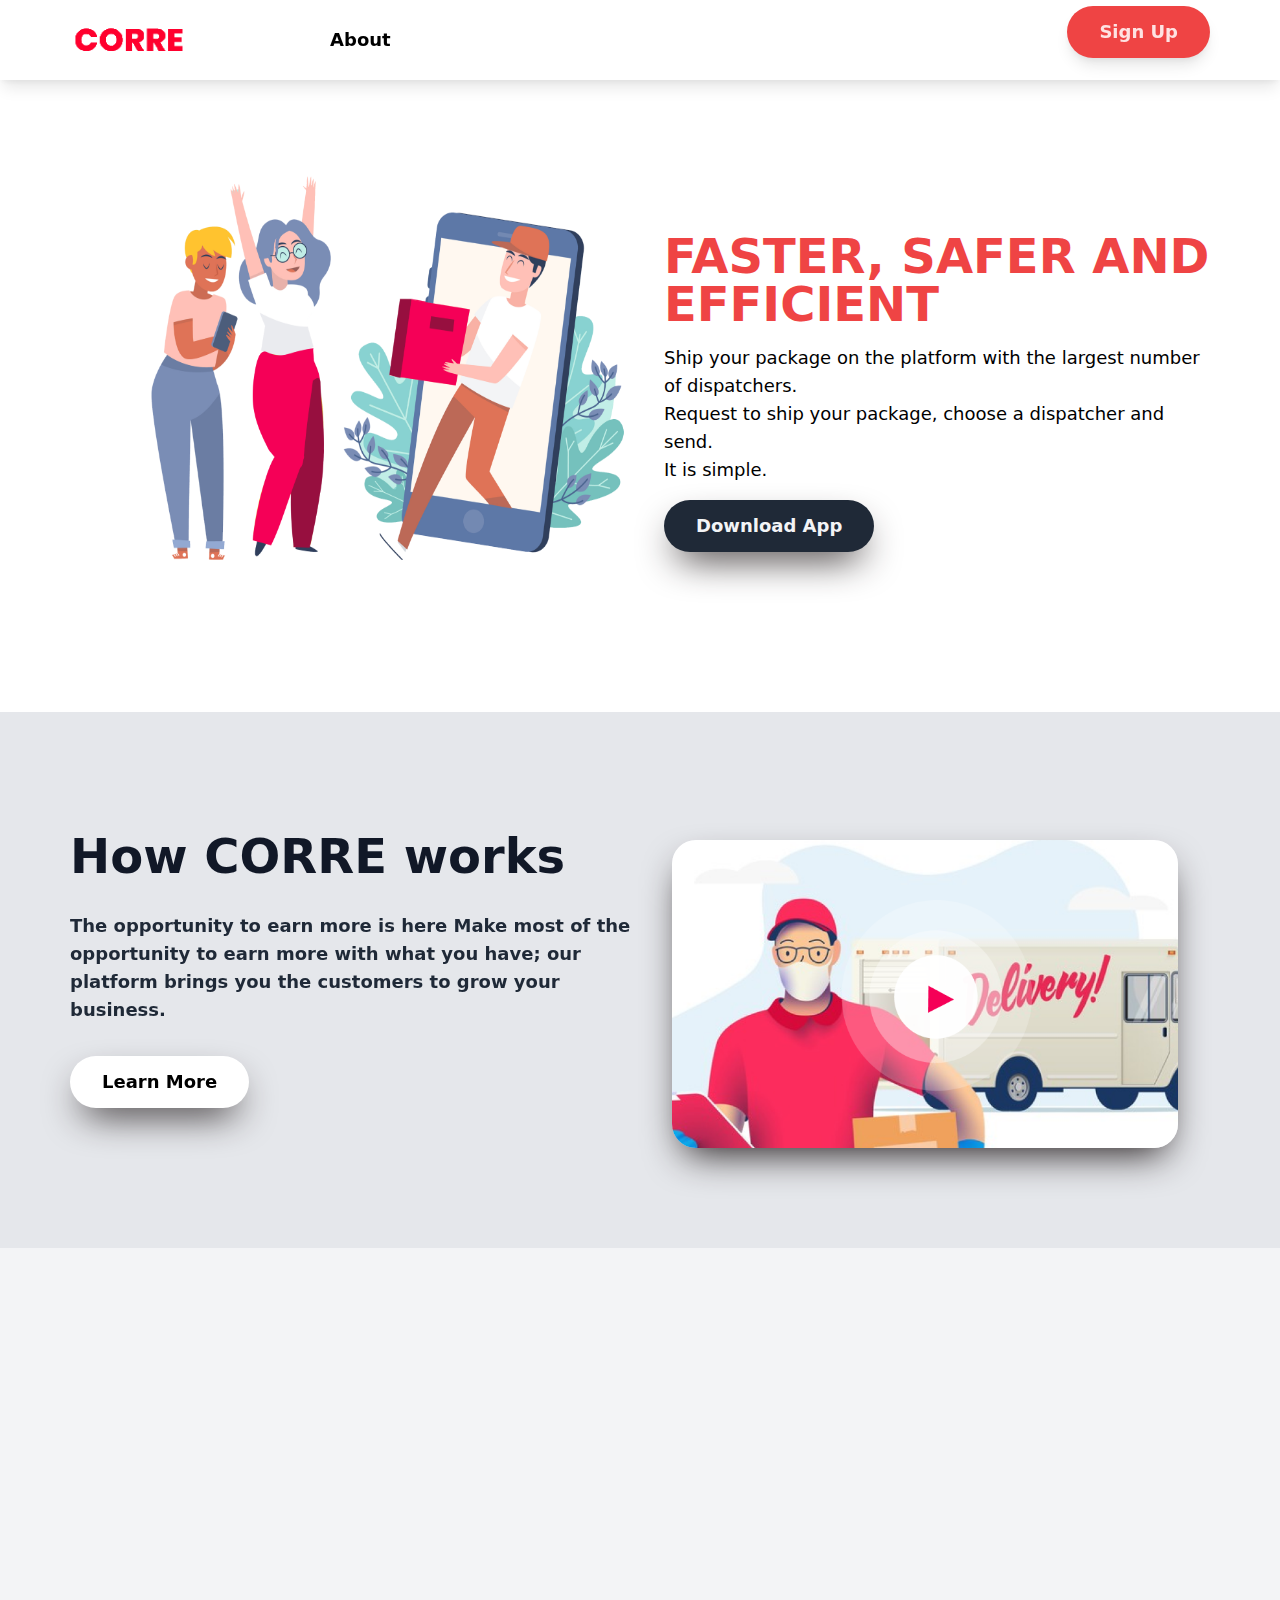
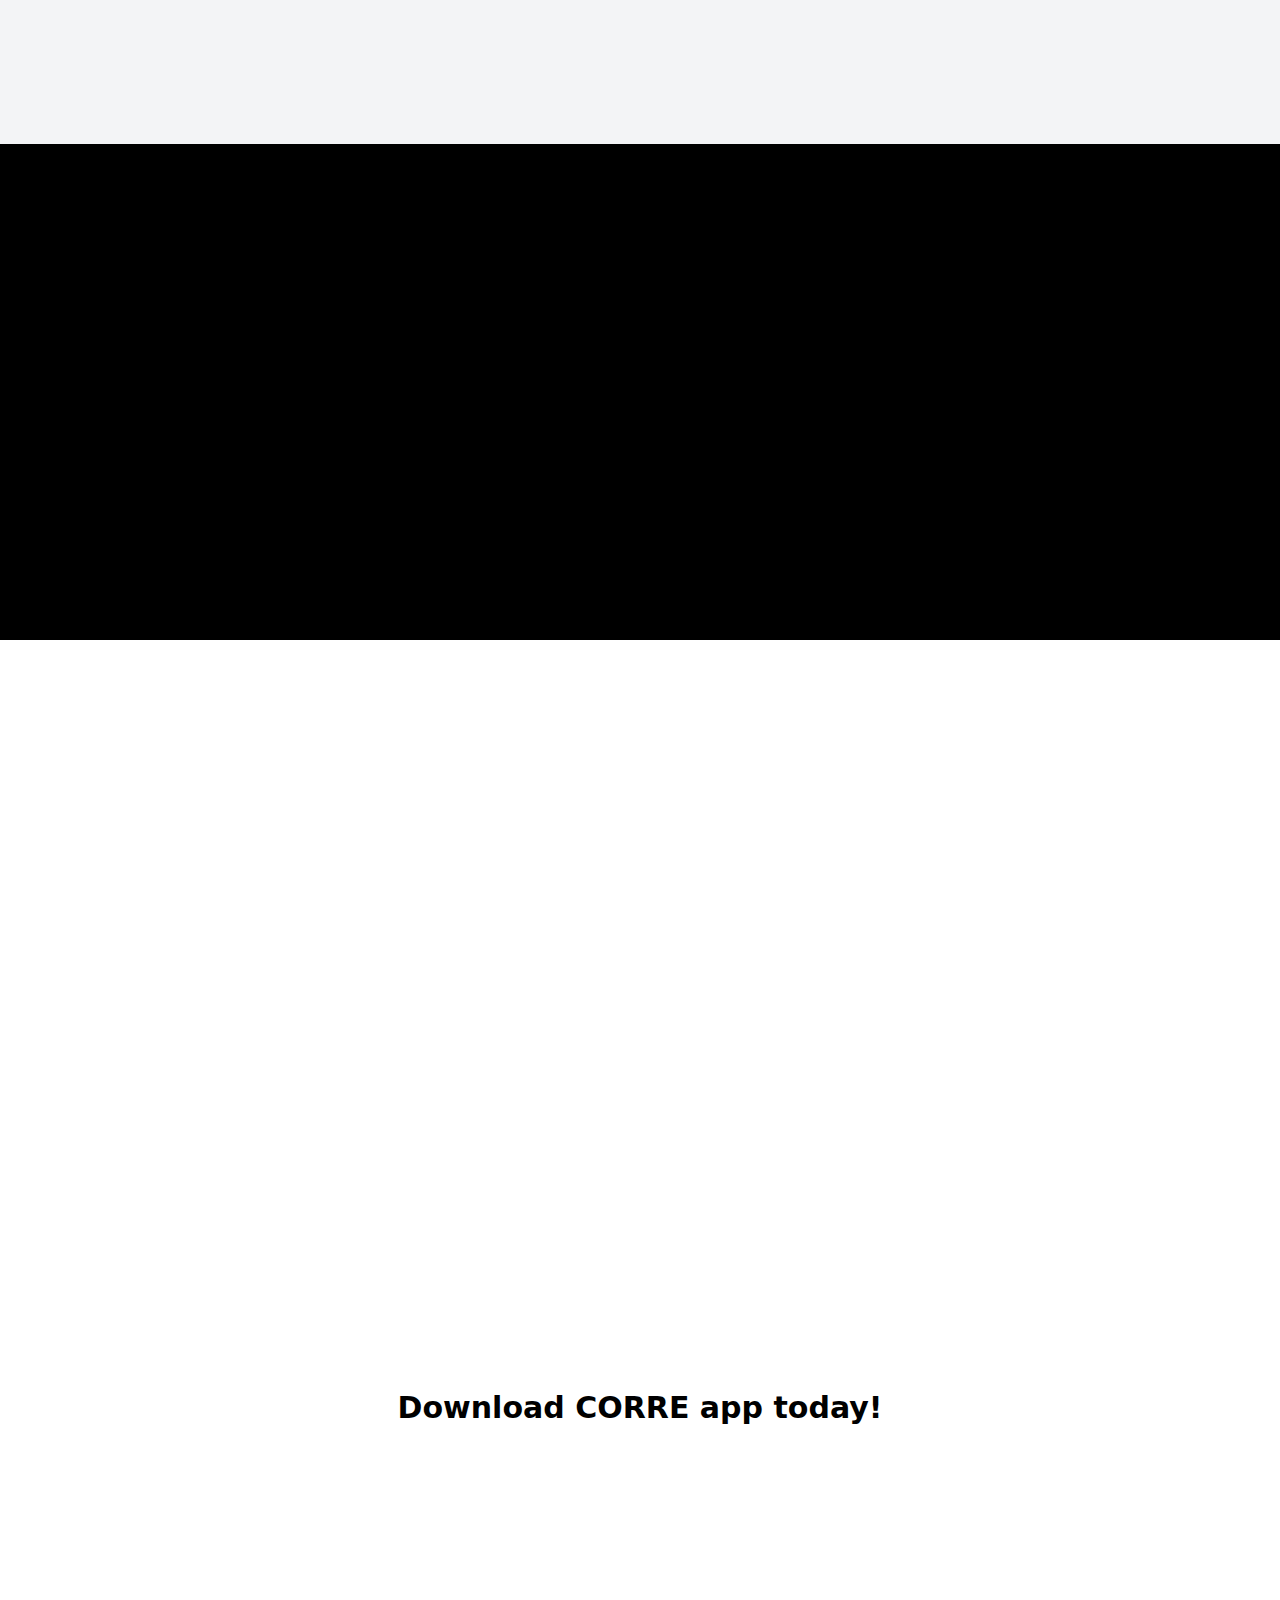
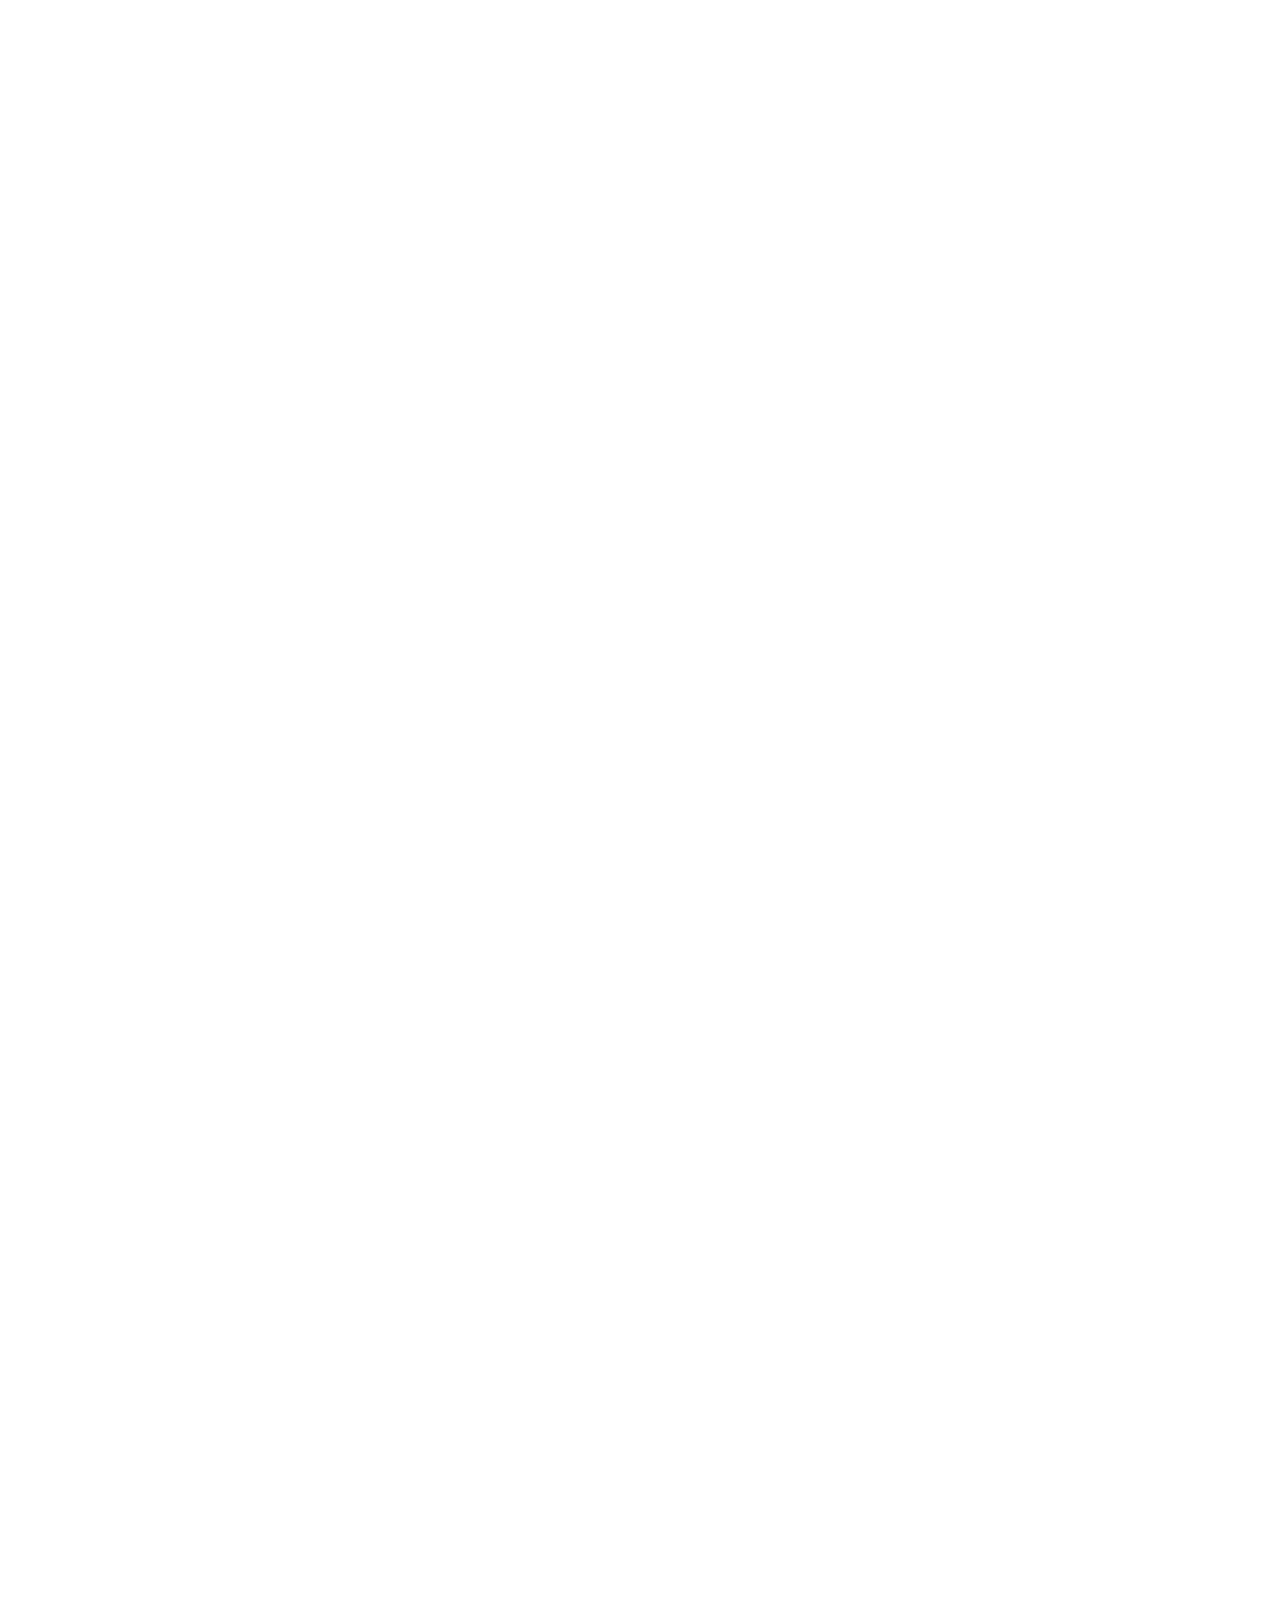
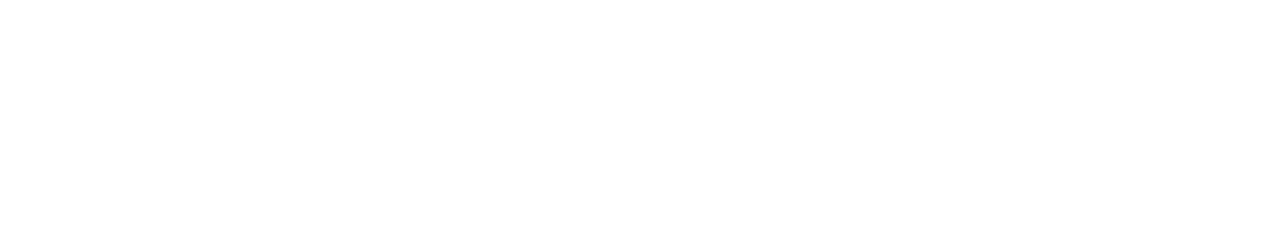
<file: index.html>
<!DOCTYPE html>
<html>

<head>
  <meta charset="UTF-8" />
  <meta name="viewport" content="width=device-width, initial-scale=1.0" />
  <link href="./assets/css/tailwind.css" rel="stylesheet" />
  <link rel="stylesheet" href="./assets/css/styles.css" />
  <title>Home Page</title>
  <link rel="stylesheet" href="./assets/css/aos.css" />
  <!-- ... -->
</head>

<body>
  <div class="mx-auto">
    <header class="header z-50 fixed h-16 top-0 left-0 md:h-20 w-full bg-white shadow-lg">
      <div class="container relative z-30 flex h-full w-full items-center px-5 mx-auto" style="max-width: 1180px">
        <a href="/" class="h-full flex bg-white items-center">
          <img src="./assets/img/logo.png"
            class="justify-self-start transition duration-500 ease-in-out transform hover:scale-110" alt="corre" />
        </a>
        <div class="w-full hidden md:flex">
          <nav class="first-links w-56 flex justify-self-start justify-end">
            <a href="about.html" class="p-5 text-lg font-semibold hover:text-red-600">About</a>
          </nav>
          <div class="flex-1"></div>
          <nav class="right-links flex items-center h-full justify-self-end">

            <a href="partner.html"
              class="bg-red-500 shadow-lg btn-move-animate text-red-100 hover:bg-red-600 text-lg font-bold px-8 py-3 rounded-full">Sign
              Up</a>
          </nav>
        </div>
        <!-- mobile button goes here -->
        <div id="menuToggle" class="md:hidden w-full justify-self-end flex items-center">
          <div class="flex-1"></div>

          <input id="menu-toggle" type="checkbox" class="hidden" />
          <div id="menu" style="z-index: -20"
            class="mobile-menu absolute w-full left-0 top-14 bg-white overflow-hidden transition duration-700 ease-in-out transform md:hidden">
            <a href="about.html" class="block py-3 pl-8 border-b px-4 text-lg font-medium hover:bg-gray-200">About</a>
            <a href="contact.html" class="block py-3 pl-8 border-b px-4 text-lg font-medium hover:bg-gray-200">Contact
              Us</a>

            <a href="partner.html" class="block py-3 pl-8 border-b px-4 text-lg font-medium hover:bg-gray-200">Sign
              Up</a>
          </div>
          <!-- id="menuToggle" -->
          <label for="menu-toggle" class="flex flex-col content-between border-none">
            <span class="border w-7 my-1 border-black"></span>
            <span class="border w-7 my-1 border-black"></span>
            <span class="border w-7 my-1 border-black"></span>
          </label>
        </div>
      </div>
      <!-- mobile menu -->
    </header>
    <section class="flex min-h-full mt-24 md:mt-24">
      <div class="container flex flex-col md:flex-row h-full w-full items-center px-5 mx-auto mt-14"
        style="max-width: 1180px">
        <div class="flex relative md:h-96 mb-8 w-full md:w-1/2 md:mt-12 md:mr-6">
          <img src="./assets/img/hero.png"
            class="w-full md:absolute -left-2 -top-6 -bottom-6 -right-6 md:h-96 object-center justify-self-end"
            alt="corre" />
        </div>
        <div class="w-full h-96 justify-self-start items-center flex flex-col md:w-1/2 md:ml-6">
          <div class="my-auto mt-10">
            <h1 class="text-red-500 font-bold text-4xl lg:text-5xl">
              FASTER, SAFER AND EFFICIENT
            </h1>
            <p class="text-lg my-4 font-light">
              Ship your package on the platform with the largest number of dispatchers. <br />
              Request to ship your package, choose a dispatcher and send. <br />
              It is simple.
            </p>
            <div class="flex flex-wrap">
              <!--<a href="#"-->
              <!--  class="bg-red-500 btn-move-animate shadow-cus mr-5 mb-5 text-red-100 hover:bg-red-600 text-lg font-bold px-8 py-3 rounded-full">Start-->
              <!--  Shipping</a>-->
              <a href="#"
                class="bg-gray-800 btn-move-animate shadow-cus mb-5 text-gray-100 hover:bg-gray-600 text-lg font-bold px-8 py-3 rounded-full">Download
                App</a>
            </div>
          </div>
        </div>
      </div>
    </section>
    <section class="flex bg-gray-200 min-h-full mt-10 py-14 md:mt-24">
      <div data-aos="fade" data-aos-duration="3000"
        class="container flex flex-col flex-wrap md:flex-row h-full w-full items-center px-5 mx-auto"
        style="max-width: 1180px">
        <div class="w-full h-full justify-self-start items-center flex flex-col md:w-1/2">
          <div class="my-auto">
            <h1 class="text-gray-900 font-bold text-4xl lg:text-5xl">
              How CORRE works
            </h1>
            <p class="text-lg text-gray-800 my-8 font-semibold">
              The opportunity to earn more is here Make most of the
              opportunity to earn more with what you have; our platform brings
              you the customers to grow your business.
            </p>
            <div class="flex flex-wrap">
              <a href="howcorrework.html"
                class="bg-white btn-move-animate shadow-cus mr-5 mb-5 text-black hover:bg-red-100 text-lg font-bold px-8 py-3 rounded-full">Learn
                More</a>
            </div>
          </div>
        </div>
        <div class="flex md:h-96 md:p-8 w-full md:w-1/2 mt-10">
          <a href="#">
            <img src="./assets/img/cc.png" class="w-full shadow-cus object-cover rounded-3xl justify-self-end"
              alt="corre" />
          </a>
          <!-- <div class="relative w-full" style="padding-top: 56.25%">
            <img src="./assets/img/cc.png"
              class="absolute w-full inset-0 shadow-cus object-cover rounded-3xl justify-self-end" alt="corre" />
            <iframe src="https://www.youtube-nocookie.com/embed/TwOHlgd5aMY" class="absolute inset-0 w-full h-full"
              frameborder="0"></iframe>
          </div> -->
        </div>
      </div>
    </section>

    <section class="flex bg-gray-100 min-h-full py-14">
      <div data-aos="fade" data-aos-duration="3000"
        class="container flex flex-col flex-wrap md:flex-row h-full w-full items-center px-5 mx-auto"
        style="max-width: 1180px">
        <div class="flex md:h-96 md:p-8 w-full md:w-1/2">
          <img src="./assets/img/carrrs.png" class="w-full shadow-cus object-cover rounded-3xl justify-self-end"
            alt="corre" />
        </div>
        <div class="w-full h-full justify-self-start items-center flex flex-col md:pl-8 md:w-1/2">
          <div class="my-auto">
            <h1 class="text-gray-900 font-bold text-4xl lg:text-5xl">
              Partner With Us
            </h1>
            <p class="text-lg text-gray-800 my-8 font-semibold">
              We provide you with various option of earning money, either as a dispatcher or as an existing business
              looking for way to earn more With CORRE you are able to achieve more.
            </p>
            <div class="flex flex-wrap">
              <a href="partner.html"
                class="bg-red-100 btn-move-animate shadow-cus mr-5 mb-5 text-red-500 hover:bg-red-200 text-lg font-bold px-8 py-3 rounded-full">Learn
                More
              </a>
            </div>
          </div>
        </div>

      </div>
    </section>

    <section class="flex bg-black min-h-full py-14 mb-10">
      <div data-aos="fade" data-aos-duration="3000"
        class="container flex flex-col flex-wrap md:flex-row h-full w-full items-center px-5 mx-auto"
        style="max-width: 1180px">
        <div class="w-full h-full justify-self-start items-center flex flex-col md:w-1/2">
          <div class="my-auto">
            <h1 class="text-gray-100 font-bold text-4xl lg:text-5xl">
              CORRE for Business
            </h1>
            <p class="text-lg text-gray-200 my-8 font-semibold">
              A platform to manage your business shipping effortlessly.
            </p>
            <div class="flex flex-wrap">
              <a href="correforbusiness.html"
                class="bg-red-100 btn-move-animate shadow-cus mr-5 mb-5 text-red-500 hover:bg-red-200 text-lg font-bold px-8 py-3 rounded-full">Learn
                More
              </a>
            </div>
          </div>
        </div>
        <div class="flex md:h-96 md:p-8 w-full md:w-1/2">
          <img src="./assets/img/d.png" class="w-full shadow-cus object-cover rounded-3xl justify-self-end"
            alt="corre" />
        </div>
      </div>
    </section>
    <section class="flex" data-aos="fade" data-aos-duration="3000">
      <div class="container flex flex-col mb-5 h-full w-full mb-16 items-center px-5 mx-auto" style="max-width: 1180px">
        <!--<div class="px-5 py-3 mt-8 rounded-md font-bold text-red-500 text-xl bg-gray-200">-->
        <!--  FAQS-->
        <!--</div>-->
        <h1 class="my-4 text-2xl px-4 md:text-4xl font-bold">
          Frequently Asked Questions
        </h1>
        <p class="text-gray-500 mb-8 max-w-lg px-4 font-semibold">
          Have questions? We’ve answers. If you can’t find what we are looking
          for, feel free to
          <a class="text-red-400 underline">get in touch with support.</a>
        </p>
        <div class="rounded-xl border overflow-hidden max-w-3xl">
          <div class="tab w-full overflow-hidden">
            <input class="absolute opacity-0" id="tab-multi-one" type="checkbox" name="tabs" />
            <label
              class="tab-label text-xl p-5 border-indigo-500 bg-white text-indigo block p-5 leading-normal cursor-pointer"
              for="tab-multi-one">What is the requirement to be a CORRE dispatcher?</label>
            <div class="tab-content overflow-hidden bg-white leading-normal">
              <p class="p-5 border-t text-gray-600 text-lg">
                Registered Business/Individual<br />
                • A Valid proof of your Identify<br />
                • A smartphone – (iOS 11 and above) or Android (6.0 and above)<br />
                • A vehicle (bicycle, scooter, Motorcycle, or car) with the necessary safety equipment<br />
                • A bank account
                <br /><br />You must also:<br />
                • Be over 21 <br />
                • Have no criminal convictions

              </p>
            </div>
          </div>
          <div class="tab w-full overflow-hidden border-t">
            <input class="absolute opacity-0" id="tab-multi-12" type="checkbox" name="tabs" />
            <label
              class="tab-label text-xl p-5 border-indigo-500 bg-white text-indigo block p-5 leading-normal cursor-pointer"
              for="tab-multi-12">How much does a Dropbox Agent get?</label>
            <div class="tab-content overflow-hidden bg-white leading-normal">
              <p class="p-5 border-t text-gray-600 text-lg">
                10% Commission on all transaction
            </div>
          </div>
          <div class="tab w-full overflow-hidden border-t">
            <input class="absolute opacity-0" id="tab-multi-two" type="checkbox" name="tabs" />
            <label
              class="tab-label text-xl p-5 border-indigo-500 bg-white text-indigo block p-5 leading-normal cursor-pointer"
              for="tab-multi-two">What documents do I need?</label>
            <div class="tab-content overflow-hidden bg-white leading-normal">
              <p class="p-5 border-t text-gray-600 text-lg">
                One document to prove Identity <br />
                • Biometric International Passport <br />
                • Residence Permit<br />
                • Original National Identity number<br />
                • Valid Driver’s License<br /> <br />
                Compulsory: LASRAA and LASDRI (Lagos Only) <br />
                Goods in Transit Insurance (Dispatchers Only) <br /><br />
                One document to prove your address, which could be: <br />
                • A bank statement (Certified from the Bank) <br />
                • An original utility bill (Water, Light, Waste Bill) <br /><br />
                If you’re applying to ride with a car or scooter you’ll also need to provide:<br />
                • Valid Nigerian driving licence <br />
                • Proof of Vehicle insurance<br />
                • Valid Vehicle registration document<br /><br />
                For DropBox Partnership<br />
                • Rental rent / Ownership of Property (Rental Agreement)<br />
                • Proof of location accessibility to customers<br />
                • Duration of business existence in the location<br />
                • Adequate Storage space for packages<br />
                • Damage, Fire and theft Insurance

              </p>
            </div>
          </div>
          <div class="tab w-full overflow-hidden border-t">
            <input class="absolute opacity-0" id="tab-multi-3" type="checkbox" name="tabs" />
            <label
              class="tab-label text-xl p-5 border-indigo-500 bg-white text-indigo block p-5 leading-normal cursor-pointer"
              for="tab-multi-3">Who can be a CORRE Partner?</label>
            <div class="tab-content overflow-hidden bg-white leading-normal">
              <p class="p-5 border-t text-gray-600 text-lg">
                The following can be a CORRE Partner <br /><br />
                • An existing courier companies<br />
                • An individual with / without an existing hailing experience<br />
                • A business owner with a physical business structure solely for an existing business

              </p>
            </div>
          </div>
          <div class="tab w-full overflow-hidden border-t">
            <input class="absolute opacity-0" id="tab-multi-4" type="checkbox" name="tabs" />
            <label
              class="tab-label text-xl p-5 border-indigo-500 bg-white text-indigo block p-5 leading-normal cursor-pointer"
              for="tab-multi-4">Can a Partner have multiple dispatcher or Dropbox location?</label>
            <div class="tab-content overflow-hidden bg-white leading-normal">
              <p class="p-5 border-t text-gray-600 text-lg">
                Yes. Partners are able to enroll multiple dispatchers and locations on their account.
              </p>
            </div>
          </div>
        </div>
      </div>
    </section>

    <section class="flex bg-white min-h-full mt-3 py-3 mb-10">
      <div class="container h-full w-full justify-center items-center px-5 mx-auto" style="max-width: 1180px">
        <h2 class="text-2xl md:text-3xl mb-12 text-center font-bold">
          Download CORRE app today!
        </h2>
        <div class="w-full grid sm:grid-cols-2 gap-8 md:gap-14">
          <div data-aos="fade-up" data-aos-duration="3000"
            class="w-full shadow-cus rounded-3xl overflow-hidden flex flex-col">
            <div class="p-8 bg-gray-100 sm:p-8 md:p-12">
              <h3 class="text-3xl font-bold text-gray-800">Android</h3>
              <p class="text-xl sm:text-lg md:text-xl pb-8 pt-3 font-semibold text-gray-600">
                Are you ready to make the leap? Download Apps for Android
                today — it's free.
              </p>
              <div class="flex flex-wrap">
                <a href="#"
                  class="bg-red-500 btn-move-animate shadow-cus mr-5 text-red-100 hover:bg-red-400 text-lg sm:text-base md:text-lg font-bold px-4 sm:px-4 lg:px-8 py-3 rounded-full">Download
                  for Android
                </a>
              </div>
            </div>
            <img src="./assets/img/dd.png" class="w-full shadow-cus object-cover rounded-3xl justify-self-end"
              alt="..." />
          </div>
          <div data-aos="fade-up" data-aos-duration="3000"
            class="w-full shadow-cus rounded-3xl overflow-hidden flex flex-col">
            <div class="bg-red-500 p-8 sm:p-8 md:p-12">
              <h3 class="text-3xl font-bold text-red-100">iOS & iPadOS</h3>
              <p class="text-xl sm:text-lg md:text-xl pb-8 pt-3 font-semibold text-gray-100">
                Are you ready to make the leap? Download Apps for iOS today —
                it's free.
              </p>
              <div class="flex flex-wrap">
                <a href="#"
                  class="bg-red-100 btn-move-animate shadow-cus mr-5 text-red-500 hover:bg-red-200 text-lg sm:text-base md:text-lg font-bold px-4 py-3 sm:px-3 lg:px-8 rounded-full">Download
                  for IOS
                </a>
              </div>
            </div>
            <img src="./assets/img/e.png" class="w-full object-cover justify-self-end" alt="..." />
          </div>
        </div>
      </div>
    </section>
    <!--<section class="flex bg-gray-100 min-h-full mt-16 py-3 mb-10">-->
    <!--  <div data-aos="fade-up" data-aos-duration="3000"-->
    <!--    class="container h-full w-full justify-center items-center px-5 mx-auto" style="max-width: 1180px">-->
    <!--    <h2 class="text-2xl md:text-3xl mt-8 mb-6 text-center font-bold">-->
    <!--      Why use CORRE?-->
    <!--    </h2>-->
    <!--    <div class="w-full flex items-center justify-center text-center">-->
    <!--      <p class="text-base max-w-lg text-gray-500 mb-10">-->
    <!--        What’s new on CORRE app. Tips for wealth management, investing,-->
    <!--        remittances and much more!-->
    <!--      </p>-->
    <!--    </div>-->
    <!--    <div class="w-full grid sm:grid-cols-2 md:grid-cols-3 gap-8">-->
    <!-- Blog List Div -->
    <!--      <div class="flex flex-col bg-white btn-move-animate shadow-home-list overflow-hidden rounded-lg">-->
    <!--        <img src="./assets/img/access.jpg" class="w-full object-cover" alt="..." />-->
    <!--        <div class="w-full flex flex-col justify-center p-6">-->
    <!--          <h3 class="font-bold text-lg mb-1">-->
    <!--            Access CORRE everywhere-->
    <!--          </h3>-->
    <!--          <p class="text-base text-gray-500 mb-6">-->
    <!--            CORRE is available to thousands of trusted and validated courier companies across Nigeria, so you are-->
    <!--            covered.-->
    <!--          </p>-->
    <!--        </div>-->
    <!--      </div>-->
    <!--      <div class="flex flex-col bg-white btn-move-animate shadow-home-list overflow-hidden rounded-lg">-->
    <!--        <img src="./assets/img/manpower.jpg" class="w-full" alt="..." />-->
    <!--        <div class="w-full flex flex-col justify-center p-6">-->

    <!--          <h3 class="font-bold text-lg mb-1">Reduce and control manpower</h3>-->

    <!--          <p class="text-base text-gray-500 mb-6">-->
    <!--            With our platform the manpower requirement for logistics management is reduced including the cost-->
    <!--            associated with running the operations of moving packages across the markets. CORRE gives you a Lean and-->
    <!--            efficient team execute that part of your business operation.-->
    <!--          </p>-->
    <!--        </div>-->
    <!--      </div>-->
    <!--      <div class="flex flex-col bg-white btn-move-animate shadow-home-list overflow-hidden rounded-lg">-->
    <!--        <img src="./assets/img/cost.jpg" class="w-full" alt="..." />-->
    <!--        <div class="w-full flex flex-col justify-center p-6">-->

    <!--          <h3 class="font-bold text-lg mb-1">Control your spending budget</h3>-->

    <!--          <p class="text-base text-gray-500 mb-6">-->
    <!--            You can manage shipment budget and trim all fats around operations, control your logistics spend-->
    <!--            annually based on data. You can access your spend report and have a clear insight with a single-->
    <!--            dashboard.-->
    <!--          </p>-->

    <!--        </div>-->
    <!--      </div>-->
    <!--      <div class="flex flex-col bg-white btn-move-animate shadow-home-list overflow-hidden rounded-lg">-->
    <!--        <img src="./assets/img/secure.png" class="w-full" alt="..." />-->
    <!--        <div class="w-full flex flex-col justify-center p-6">-->

    <!--          <h3 class="font-bold text-lg mb-1">Secure your delivery</h3>-->

    <!--          <p class="text-base text-gray-500 mb-6">-->
    <!--            CORRE was built with safety as a fundamental feature of the service, in-app features help to keep your-->
    <!--            packages safe from GPS tracking that detects when a package goes off course to a three -factor-->
    <!--            verification system that must confirm each transaction from the point of service request to delivery-->
    <!--            point.-->
    <!--            Every delivery is insured, every service provider goes through rigorous verification and validation-->
    <!--            process, and all of these is at your finger tip at the press of a button.-->
    <!--          </p>-->

    <!--        </div>-->
    <!--      </div>-->
    <!--      <div class="flex flex-col bg-white btn-move-animate shadow-home-list overflow-hidden rounded-lg">-->
    <!--        <img src="./assets/img/customer.jpg" class="w-full" alt="..." />-->
    <!--        <div class="w-full flex flex-col justify-center p-6">-->

    <!--          <h3 class="font-bold text-lg mb-1">Delight you people</h3>-->

    <!--          <p class="text-base text-gray-500 mb-6">-->
    <!--            The greatest feeling a customer wants is “Satisfaction” as a business we consider that the major-->
    <!--            ingredients to a successful service. We give you the platform that enables you deliver on that promise.-->

    <!--            You take control of your delivery schedules, track to ensure it is on its way, a dashboard that helps-->
    <!--            you monitor all customers and also let your customers know their goods is on its way.-->
    <!--          </p>-->

    <!--        </div>-->
    <!--      </div>-->
    <!--      <div class="flex flex-col bg-white btn-move-animate shadow-home-list overflow-hidden rounded-lg">-->
    <!--        <img src="./assets/img/digital.jpg" class="w-full" alt="..." />-->
    <!--        <div class="w-full flex flex-col justify-center p-6">-->

    <!--          <h3 class="font-bold text-lg mb-1">Digital Process</h3>-->

    <!--          <p class="text-base text-gray-500 mb-6">-->
    <!--            With CORRE your daily operation moves from a hardcopy to digital copy, making it easier to run-->
    <!--            analytics, run through reports and monitor operations.</p>-->

    <!--        </div>-->
    <!--      </div>-->
    <!--    </div>-->
    <!--  </div>-->
    <!--</section>-->
    <footer class="flex bg-white min-h-full mt-16 py-1">
      <div class="container flex flex-col md:flex-row h-full w-full px-5 mx-auto" data-aos="fade"
        data-aos-duration="3000" style="max-width: 1180px">
        <div class="w-full h-full">
          <div class="grid grid-col-footer gap-6 w-full border-b pb-8">
            <div class="w-full">
              <a href="/" class="flex mb-2 items-center">
                <img src="./assets/img/logo.png"
                  class="justify-self-start transition duration-500 ease-in-out transform hover:scale-110"
                  alt="corre" />
              </a>
              <p class="text-base text-gray-800 font-semibold mb-6">
                Earn more with your existing business by becoming a CORRE Drop
                Box Provider.
              </p>
              <div class="text-corre space-x-4">
                <a href="https://www.facebook.com" target="_blank" class="inline-block"><img
                    src="./assets/img/facebook.svg" width="20" alt="" /></a><a href="https://twitter.com"
                  target="_blank" class="inline-block"><img src="./assets/img/twitter.svg" width="20" alt="" /></a><a
                  href="https://www.instagram.com" target="_blank" class="inline-block"><img
                    src="./assets/img/instagram.svg" width="20" alt="" /></a><a href="https://www.linkedin.com"
                  target="_blank" class="social-icon inline-block"><img src="./assets/img/linkedin.svg" width="20"
                    alt="" /></a>
              </div>
            </div>
            <div class="w-full flex flex-col">
              <h4 class="font-bold mb-4">Pages</h4>
              <ul role="list" class="block">
                <li class="text-corre font-semibold pb-3">
                  <a href="index.html" aria-current="page" class="">Company </a>
                </li>
                <li class="text-gray-500 font-semibold pb-3">
                  <a href="about.html" class="">About Us</a>
                </li>
                <li class="text-gray-500 font-semibold pb-3">
                  <a href="career.html" class="">Career</a>
                </li>
                <li class="text-gray-500 font-semibold pb-3">
                  <a href="partner.html" class="">Partners ✨ </a>
                </li>
                <li class="text-gray-500 font-semibold pb-3">
                  <a href="privacy.html" class="">Privacy </a>
                </li>
              </ul>
            </div>
            <div class="w-full flex flex-col">
              <h4 class="font-bold mb-4">Support</h4>
              <ul role="list" class="block">
                <li class="text-gray-500 font-semibold pb-3">
                  <a href="contact.html" class="">Contact</a>
                </li>
                <li class="text-gray-500 font-semibold pb-3">
                  <a href="faq.html" class="">FAQS</a>
                </li>
                <li class="text-gray-500 font-semibold pb-3">
                  <a href="correforbusiness.html" class="">Business Sign Up</a>
                </li>
                <li class="text-gray-500 font-semibold pb-3">
                  <a href="#" class="">Media </a>
                </li>
                <li class="text-gray-500 font-semibold pb-3">
                  <a href="#" class="">Find a CORRE City </a>
                </li>
                <li class="text-gray-500 font-semibold pb-3">
                  <a href="terms.html" class="">Terms </a>
                </li>
              </ul>
            </div>
            <div class="w-full flex flex-col">
              <h4 class="font-bold mb-4">Download our App</h4>
              <p class="text-base text-gray-800 font-semibold mb-6">
                Our core service is developing technology that changes how
                people can ship their goods from point a to point b without
                leaving their home or business.
              </p>
              <div class="flex flex-wrap">
                <a href="#"
                  class="flex justify-center bg-red-500 btn-move-animate hover:shadow-cus mr-5 mb-5 text-red-100 hover:bg-red-600 text-lg font-bold px-3 py-3 rounded-full">
                  <img src="./assets/img/app-store-button.svg" alt="" class="w-9/12" />
                </a>
                <a href="#"
                  class="flex justify-center bg-red-500 btn-move-animate hover:shadow-cus mr-5 mb-5 text-red-100 hover:bg-red-600 text-lg font-bold px-3 py-3 rounded-full">
                  <img src="./assets/img/play-store-button.svg" alt="" class="w-9/12" />
                </a>
              </div>
            </div>
          </div>
          <div class="flex flex-col text-center justify-center p-8">
            <div>
              &copy; Copyright 2021
              <a href="/" class="text-corre underline">RYVATON LTD</a>
            </div>
            <div>Designed By Triumphant Communication Limited</div>
          </div>
        </div>
      </div>
    </footer>
  </div>
  <script src="./assets/js/aos.js"></script>
  <script src="./assets/js/script.js"></script>
</body>

</html>
</file>
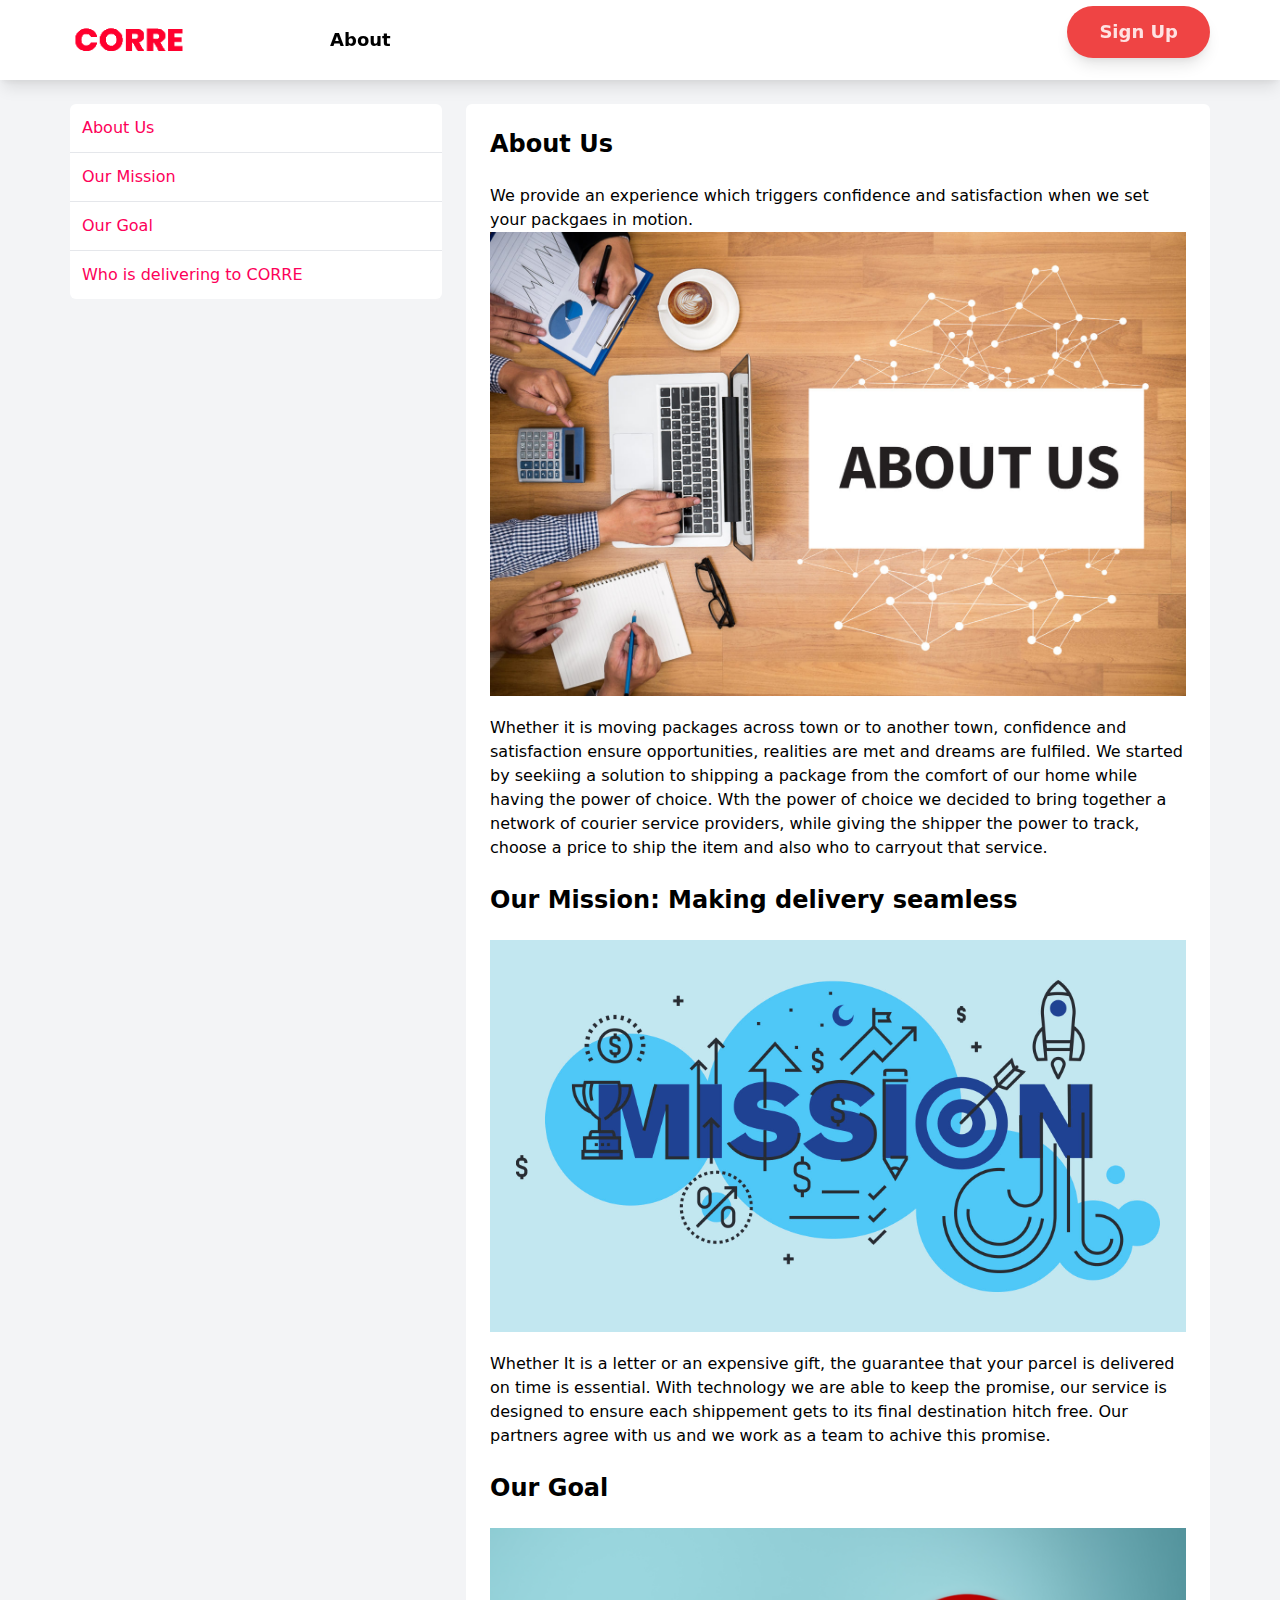
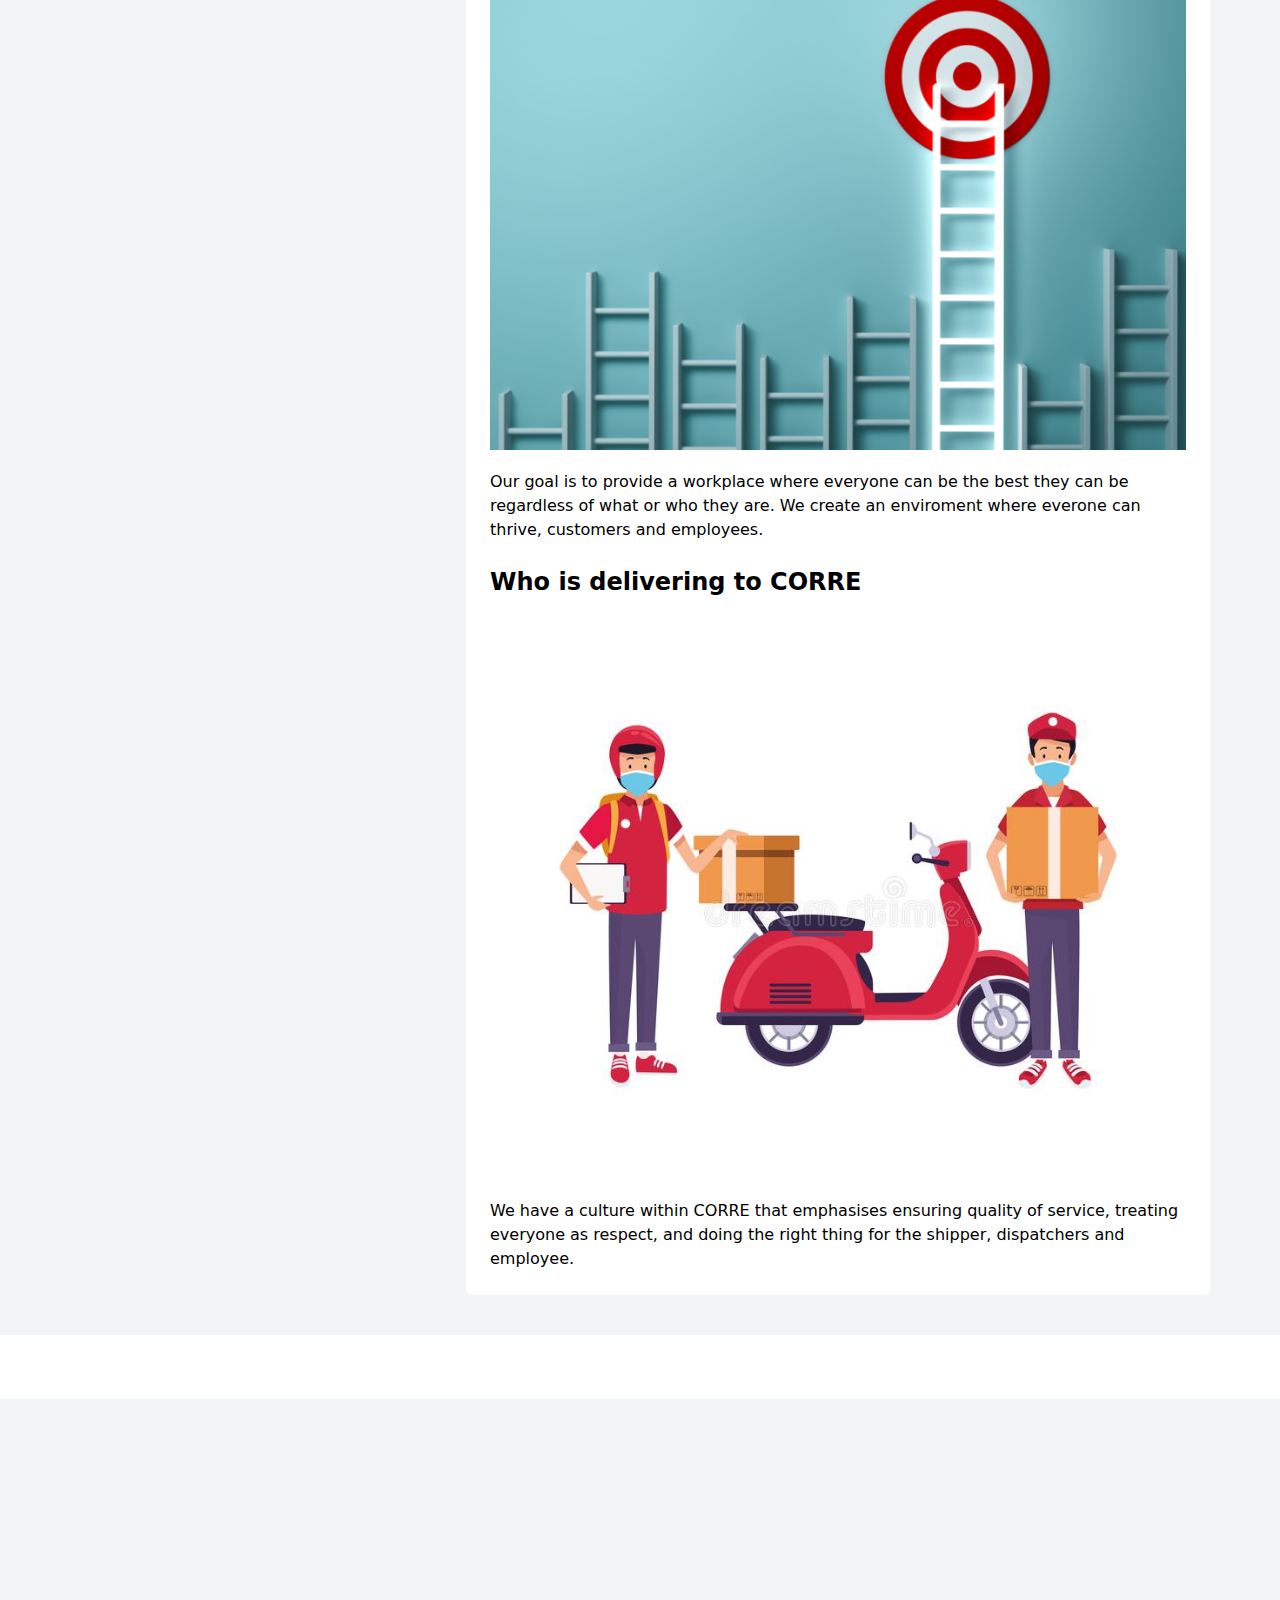
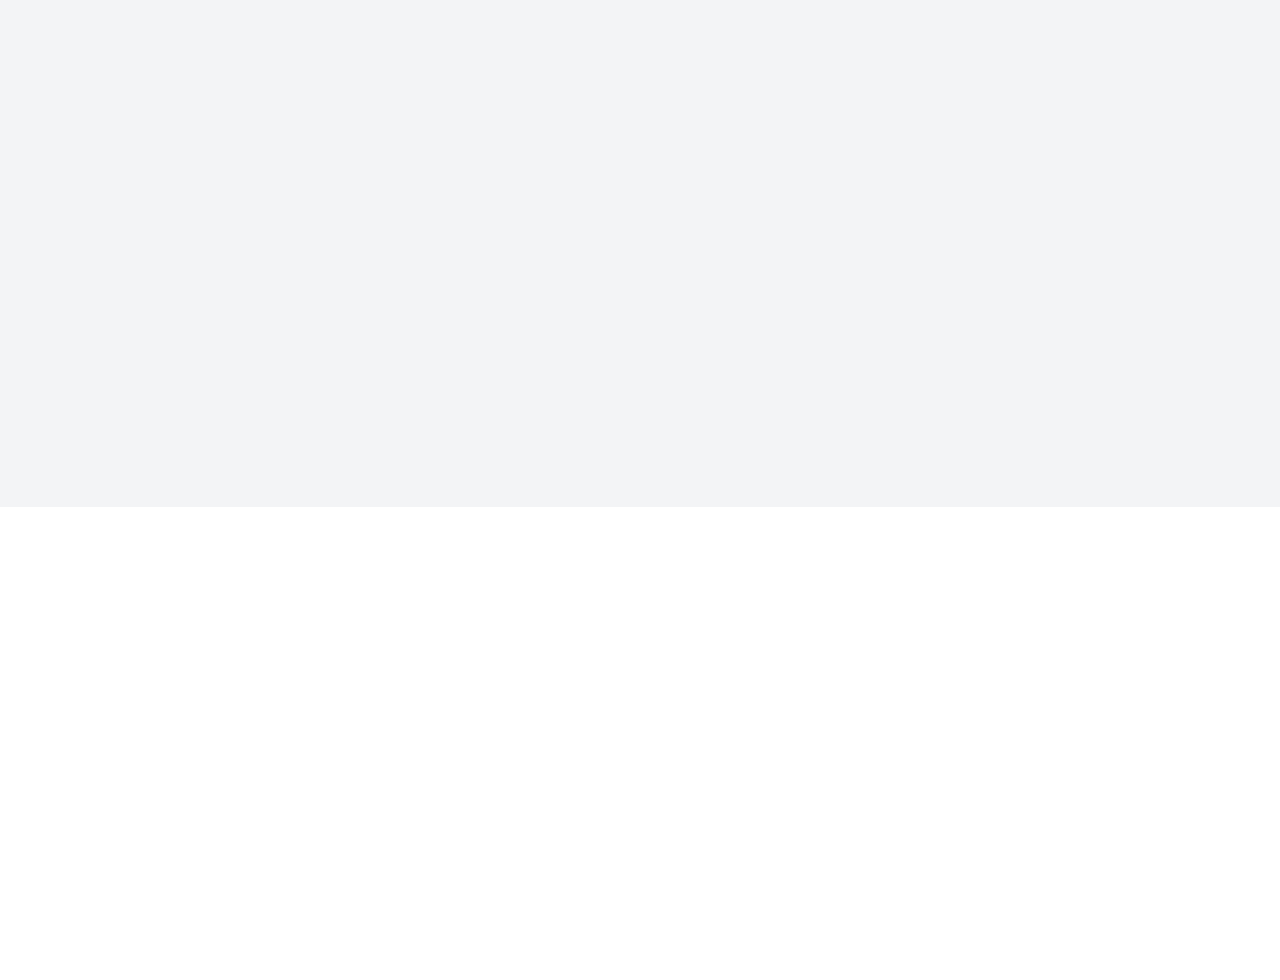
<file: about.html>
<!DOCTYPE html>
<html>

<head>
  <meta charset="UTF-8" />
  <meta name="viewport" content="width=device-width, initial-scale=1.0" />
  <link href="./assets/css/tailwind.css" rel="stylesheet" />
  <link rel="stylesheet" href="./assets/css/styles.css" />
  <title>About Us</title>
  <link rel="stylesheet" href="./assets/css/aos.css" />
  <!-- ... -->
</head>

<body>
  <div class="mx-auto">
    <header class="header z-50 fixed h-16 top-0 left-0 md:h-20 w-full bg-white shadow-lg">
      <div class="container relative z-30 flex h-full w-full items-center px-5 mx-auto" style="max-width: 1180px">
        <a href="/" class="h-full flex bg-white items-center">
          <img src="./assets/img/logo.png"
            class="justify-self-start transition duration-500 ease-in-out transform hover:scale-110" alt="corre" />
        </a>
        <div class="w-full hidden md:flex">
          <nav class="first-links w-56 flex justify-self-start justify-end">
            <a href="about.html" class="p-5 text-lg font-semibold hover:text-red-600">About</a>
          </nav>
          <div class="flex-1"></div>
          <nav class="right-links flex items-center h-full justify-self-end">

            <a href="partner.html"
              class="bg-red-500 shadow-lg btn-move-animate text-red-100 hover:bg-red-600 text-lg font-bold px-8 py-3 rounded-full">Sign
              Up</a>
          </nav>
        </div>
        <!-- mobile button goes here -->
        <div id="menuToggle" class="md:hidden w-full justify-self-end flex items-center">
          <div class="flex-1"></div>

          <input id="menu-toggle" type="checkbox" class="hidden" />
          <div id="menu" style="z-index: -20"
            class="mobile-menu absolute w-full left-0 top-14 bg-white overflow-hidden transition duration-700 ease-in-out transform md:hidden">
            <a href="about.html" class="block py-3 pl-8 border-b px-4 text-lg font-medium hover:bg-gray-200">About</a>
            <a href="contact.html" class="block py-3 pl-8 border-b px-4 text-lg font-medium hover:bg-gray-200">Contact
              Us</a>

            <a href="partner.html" class="block py-3 pl-8 border-b px-4 text-lg font-medium hover:bg-gray-200">Sign
              Up</a>
          </div>
          <!-- id="menuToggle" -->
          <label for="menu-toggle" class="flex flex-col content-between border-none">
            <span class="border w-7 my-1 border-black"></span>
            <span class="border w-7 my-1 border-black"></span>
            <span class="border w-7 my-1 border-black"></span>
          </label>
        </div>
      </div>
      <!-- mobile menu -->
    </header>

    <section class="flex min-h-full bg-gray-100 mt-16 pb-10 md:mt-20">
      <div class="container grid grid-col-about pt-6 gap-6 h-full w-full items-start px-5 mx-auto"
        style="max-width: 1180px">
        <div class="hidden md:block h-full w-full">
          <ul class="text-corre-dark top-20 rounded-md sticky bg-white">
            <li class="p-3">
              <a href="#about-us" class="hover:text-corre">About Us</a>
            </li>
            <li class="p-3 border-t">
              <a href="#mission" class="hover:text-corre">Our Mission</a>
            </li>
            <li class="p-3 border-t">
              <a href="#ourgoal" class="hover:text-corre">Our Goal</a>
            </li>
            <li class="p-3 border-t">
              <a href="#delivering" class="hover:text-corre">Who is delivering to CORRE</a>
            </li>
          </ul>
        </div>
        <div class="w-full p-6 bg-white rounded-md">
          <h2 id="about-us" class="text-xl md:text-2xl font-bold pb-6">
            About Us
          </h2>
          <p>
            We provide an experience which triggers confidence and satisfaction when we set your packgaes in motion.
          </p>
          <img class="pb-5" src="./assets/img/about.jpg" alt="..." />
          <p>
            Whether it is moving packages across town or to another town, confidence and satisfaction ensure
            opportunities, realities are met and dreams are fulfiled. We started by seekiing a solution to shipping a
            package from the comfort of our home while having the power of choice. Wth the power of choice we decided to
            bring together a network of courier service providers, while giving the shipper the power to track, choose a
            price to ship the item and also who to carryout that service.
          </p>
          <h2 id="mission" class="text-xl md:text-2xl font-bold py-6">
            Our Mission: Making delivery seamless
          </h2>
          <img class="pb-5" src="./assets/img/mission.jpg" alt="..." />
          <p>
            Whether It is a letter or an expensive gift, the guarantee that your parcel is delivered on time is
            essential. With technology we are able to keep the promise, our service is designed to ensure each
            shippement gets to its final destination hitch free. Our partners agree with us and we work as a team to
            achive this promise.
          </p>
          <h2 id="ourgoal" class="text-xl md:text-2xl font-bold py-6">
            Our Goal
          </h2>
          <img class="pb-5" src="./assets/img/goal.png" alt="..." />
          <p>
            Our goal is to provide a workplace where everyone can be the best they can be regardless of what or who they
            are. We create an enviroment where everone can thrive, customers and employees.
          </p>
          <h2 id="delivering" class="text-xl md:text-2xl font-bold py-6">
            Who is delivering to CORRE
          </h2>
          <img class="pb-5" src="./assets/img/delivery.jpg" alt="..." />

          <p>
            We have a culture within CORRE that emphasises ensuring quality of service, treating everyone as respect,
            and doing the right thing for the shipper, dispatchers and employee.
          </p>
        </div>
      </div>
    </section>
    <section class="flex bg-gray-100 min-h-full mt-16 py-3 mb-10">
      <div data-aos="fade-up" data-aos-duration="3000"
        class="container h-full w-full justify-center items-center px-5 mx-auto" style="max-width: 1180px">
        <h2 class="text-2xl md:text-3xl mt-8 mb-6 text-center font-bold">
          Our Teams
        </h2>
        <div class="w-full flex items-center justify-center text-center">
          <p class="text-base max-w-lg text-gray-500 mb-10">
            Our team is built on the core values of sustainability focus, operational excellence, accountability,
            reliance. We’ve built our business on a strong platform of – People, Process, Workplace and Technology.
          </p>
        </div>
        <div class="w-full grid sm:grid-cols-2 md:grid-cols-3 gap-8">
          <!-- Team List Div -->
          <div class="flex flex-col bg-white btn-move-animate shadow-home-list overflow-hidden rounded-lg">
            <img src="./assets/img/tm.jpg" class="w-full object-cover" alt="..." />
            <div class="w-full flex flex-col justify-center p-6">
              <figcaption class="font-medium">
                <div class="text-cyan-600">

                </div>
                <div class="text-gray-500">
                  MD/CEO, Algolia
                </div>
              </figcaption>
              <div class="text-corre space-x-4">
                <a href="https://twitter.com" target="_blank" class="inline-block">
                  <img src="./assets/img/twitter.svg" width="20" alt="" /></a>
                <a href="https://www.linkedin.com" target="_blank" class="social-icon inline-block">
                  <img src="./assets/img/linkedin.svg" width="20" alt="" /></a>
              </div>
            </div>
          </div>
          <div class="flex flex-col bg-white btn-move-animate shadow-home-list overflow-hidden rounded-lg">
            <img src="./assets/img/tmm.JPG" class="w-full" alt="..." />
            <div class="w-full flex flex-col justify-center p-6">
              <figcaption class="font-medium">
                <div class="text-cyan-600">

                </div>
                <div class="text-gray-500">
                  Staff Engineer, Algolia
                </div>
              </figcaption>
              <div class="text-corre space-x-4">
                <a href="https://twitter.com" target="_blank" class="inline-block">
                  <img src="./assets/img/twitter.svg" width="20" alt="" /></a>
                <a href="https://www.linkedin.com" target="_blank" class="social-icon inline-block">
                  <img src="./assets/img/linkedin.svg" width="20" alt="" /></a>
              </div>
            </div>
          </div>
          <!-- <div class="flex flex-col bg-white btn-move-animate shadow-home-list overflow-hidden rounded-lg">
            <img src="./assets/img/tm1.jpg" class="w-full" alt="..." />
            <div class="w-full flex flex-col justify-center p-6">
              <figcaption class="font-medium">
                <div class="text-cyan-600">
                  Sarah Dayan
                </div>
                <div class="text-gray-500">
                  Staff Engineer, Algolia
                </div>
              </figcaption>
              <div class="text-corre space-x-4">
                <a href="https://twitter.com" target="_blank" class="inline-block">
                  <img src="./assets/img/twitter.svg" width="20" alt="" /></a>
                <a href="https://www.linkedin.com" target="_blank" class="social-icon inline-block">
                  <img src="./assets/img/linkedin.svg" width="20" alt="" /></a>
              </div>
            </div>
          </div> -->
        </div>
      </div>
    </section>
    <!-- Body -->
    <footer class="flex bg-white min-h-full mt-16 py-1">
      <div class="container flex flex-col md:flex-row h-full w-full px-5 mx-auto" data-aos="fade"
        data-aos-duration="3000" style="max-width: 1180px">
        <div class="w-full h-full">
          <div class="grid grid-col-footer gap-6 w-full border-b pb-8">
            <div class="w-full">
              <a href="/" class="flex mb-2 items-center">
                <img src="./assets/img/logo.png"
                  class="justify-self-start transition duration-500 ease-in-out transform hover:scale-110"
                  alt="corre" />
              </a>
              <p class="text-base text-gray-800 font-semibold mb-6">
                Earn more with your existing business by becoming a CORRE Drop
                Box Provider.
              </p>
              <div class="text-corre space-x-4">
                <a href="https://www.facebook.com" target="_blank" class="inline-block"><img
                    src="./assets/img/facebook.svg" width="20" alt="" /></a><a href="https://twitter.com"
                  target="_blank" class="inline-block"><img src="./assets/img/twitter.svg" width="20" alt="" /></a><a
                  href="https://www.instagram.com" target="_blank" class="inline-block"><img
                    src="./assets/img/instagram.svg" width="20" alt="" /></a><a href="https://www.linkedin.com"
                  target="_blank" class="social-icon inline-block"><img src="./assets/img/linkedin.svg" width="20"
                    alt="" /></a>
              </div>
            </div>
            <div class="w-full flex flex-col">
              <h4 class="font-bold mb-4">Pages</h4>
              <ul role="list" class="block">
                <li class="text-corre font-semibold pb-3">
                  <a href="index.html" aria-current="page" class="">Company </a>
                </li>
                <li class="text-gray-500 font-semibold pb-3">
                  <a href="about.html" class="">About Us</a>
                </li>
                <li class="text-gray-500 font-semibold pb-3">
                  <a href="career.html" class="">Career</a>
                </li>
                <li class="text-gray-500 font-semibold pb-3">
                  <a href="partner.html" class="">Partners ✨ </a>
                </li>
                <li class="text-gray-500 font-semibold pb-3">
                  <a href="privacy.html" class="">Privacy </a>
                </li>
              </ul>
            </div>
            <div class="w-full flex flex-col">
              <h4 class="font-bold mb-4">Support</h4>
              <ul role="list" class="block">
                <li class="text-gray-500 font-semibold pb-3">
                  <a href="contact.html" class="">Contact</a>
                </li>
                <li class="text-gray-500 font-semibold pb-3">
                  <a href="faq.html" class="">FAQS</a>
                </li>
                <li class="text-gray-500 font-semibold pb-3">
                  <a href="correforbusiness.html" class="">Business Sign Up</a>
                </li>
                <li class="text-gray-500 font-semibold pb-3">
                  <a href="#" class="">Media </a>
                </li>
                <li class="text-gray-500 font-semibold pb-3">
                  <a href="#" class="">Find a CORRE City </a>
                </li>
                <li class="text-gray-500 font-semibold pb-3">
                  <a href="terms.html" class="">Terms </a>
                </li>
              </ul>
            </div>
            <div class="w-full flex flex-col">
              <h4 class="font-bold mb-4">Download our App</h4>
              <p class="text-base text-gray-800 font-semibold mb-6">
                Our core service is developing technology that changes how
                people can ship their goods from point a to point b without
                leaving their home or business.
              </p>
              <div class="flex flex-wrap">
                <a href="#"
                  class="flex justify-center bg-red-500 btn-move-animate hover:shadow-cus mr-5 mb-5 text-red-100 hover:bg-red-600 text-lg font-bold px-3 py-3 rounded-full">
                  <img src="./assets/img/app-store-button.svg" alt="" class="w-9/12" />
                </a>
                <a href="#"
                  class="flex justify-center bg-red-500 btn-move-animate hover:shadow-cus mr-5 mb-5 text-red-100 hover:bg-red-600 text-lg font-bold px-3 py-3 rounded-full">
                  <img src="./assets/img/play-store-button.svg" alt="" class="w-9/12" />
                </a>
              </div>
            </div>
          </div>
          <div class="flex flex-col text-center justify-center p-8">
            <div>
              &copy; Copyright 2021
              <a href="/" class="text-corre underline">RYVATON LTD</a>
            </div>
            <div>Designed By Triumphant Communication Limited</div>
          </div>
        </div>
      </div>
    </footer>
  </div>
  <script src="./assets/js/aos.js"></script>
  <script src="./assets/js/script.js"></script>
</body>

</html>
</file>
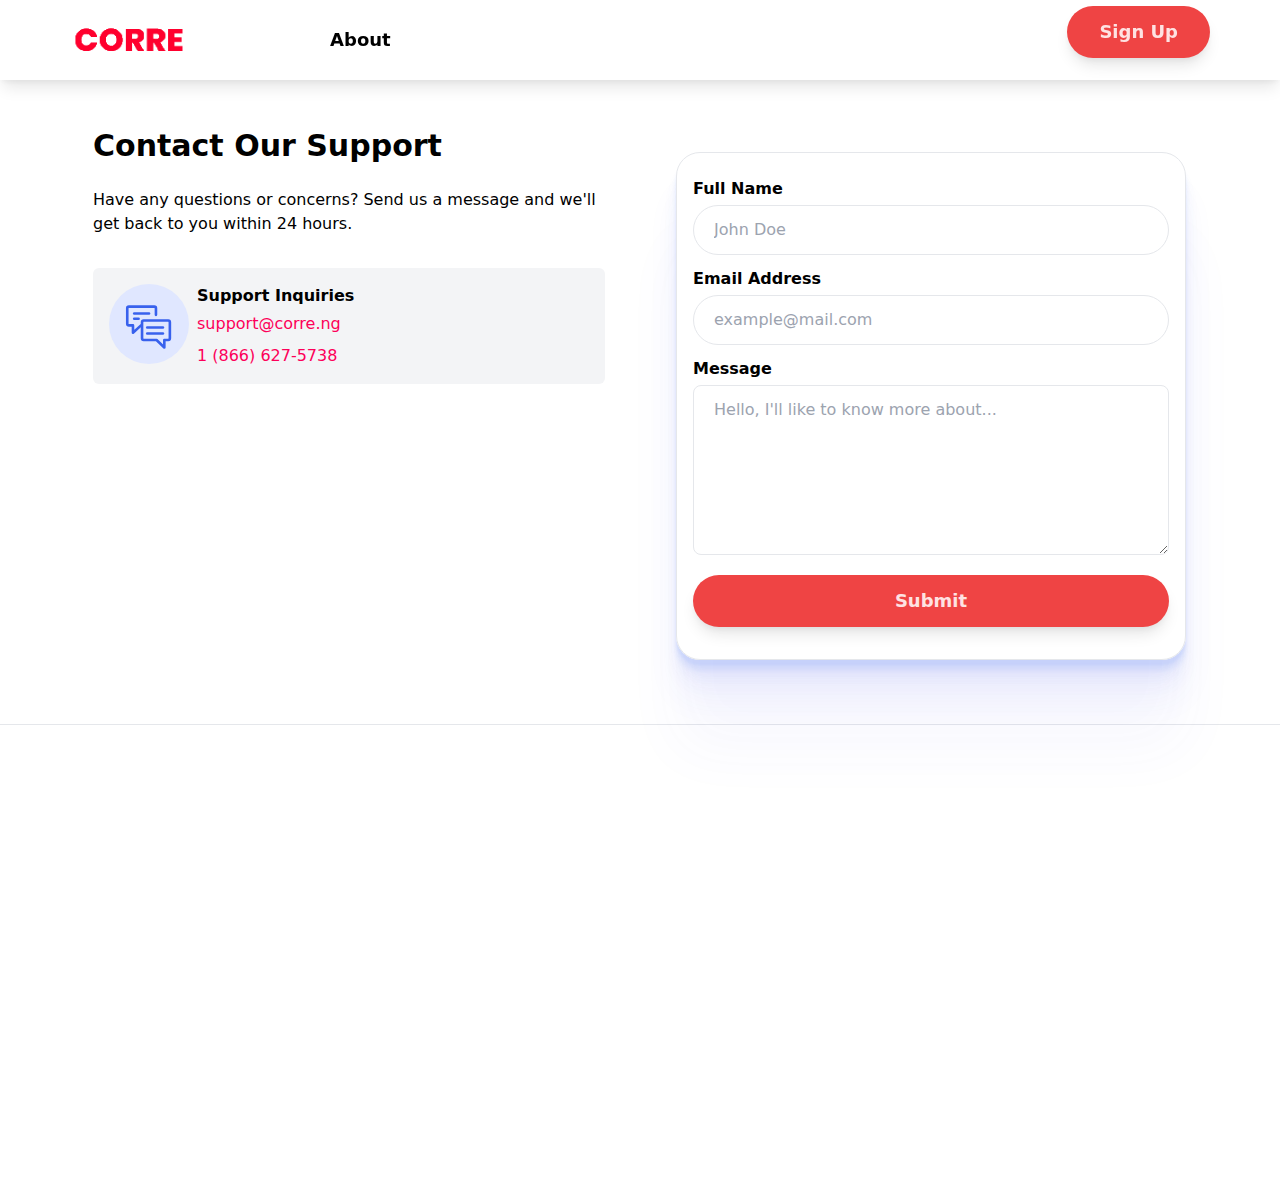
<file: contact.html>
<!DOCTYPE html>
<html>

<head>
  <meta charset="UTF-8" />
  <meta name="viewport" content="width=device-width, initial-scale=1.0" />
  <link href="./assets/css/tailwind.css" rel="stylesheet" />
  <link rel="stylesheet" href="./assets/css/styles.css" />
  <title>Contact Us</title>
  <link rel="stylesheet" href="./assets/css/aos.css" />
  <!-- ... -->
</head>

<body>
  <div class="mx-auto">
    <header class="header z-50 fixed h-16 top-0 left-0 md:h-20 w-full bg-white shadow-lg">
      <div class="container relative z-30 flex h-full w-full items-center px-5 mx-auto" style="max-width: 1180px">
        <a href="/" class="h-full flex bg-white items-center">
          <img src="./assets/img/logo.png"
            class="justify-self-start transition duration-500 ease-in-out transform hover:scale-110" alt="corre" />
        </a>
        <div class="w-full hidden md:flex">
          <nav class="first-links w-56 flex justify-self-start justify-end">
            <a href="about.html" class="p-5 text-lg font-semibold hover:text-red-600">About</a>
          </nav>
          <div class="flex-1"></div>
          <nav class="right-links flex items-center h-full justify-self-end">

            <a href="partner.html"
              class="bg-red-500 shadow-lg btn-move-animate text-red-100 hover:bg-red-600 text-lg font-bold px-8 py-3 rounded-full">Sign
              Up</a>
          </nav>
        </div>
        <!-- mobile button goes here -->
        <div id="menuToggle" class="md:hidden w-full justify-self-end flex items-center">
          <div class="flex-1"></div>

          <input id="menu-toggle" type="checkbox" class="hidden" />
          <div id="menu" style="z-index: -20"
            class="mobile-menu absolute w-full left-0 top-14 bg-white overflow-hidden transition duration-700 ease-in-out transform md:hidden">
            <a href="about.html" class="block py-3 pl-8 border-b px-4 text-lg font-medium hover:bg-gray-200">About</a>
            <a href="contact.html" class="block py-3 pl-8 border-b px-4 text-lg font-medium hover:bg-gray-200">Contact
              Us</a>

            <a href="partner.html" class="block py-3 pl-8 border-b px-4 text-lg font-medium hover:bg-gray-200">Sign
              Up</a>
          </div>
          <!-- id="menuToggle" -->
          <label for="menu-toggle" class="flex flex-col content-between border-none">
            <span class="border w-7 my-1 border-black"></span>
            <span class="border w-7 my-1 border-black"></span>
            <span class="border w-7 my-1 border-black"></span>
          </label>
        </div>
      </div>
      <!-- mobile menu -->
    </header>

    <section class="flex min-h-full border-b bg-white mt-16 pb-10 md:mt-20">
      <div class="container grid md:grid-cols-2 pt-6 gap-6 h-full w-full items-start px-5 mx-auto"
        style="max-width: 1180px">
        <div class="w-full">
          <div class="max-w-lg mx-auto md:mr-auto">
            <h2 class="text-3xl py-6 font-bold">Contact Our Support</h2>
            <p class="mb-6">
              Have any questions or concerns? Send us a message and we'll get
              back to you within 24 hours.
            </p>
            <div class="grid gap-4">
              <div class="flex bg-gray-100 flex-col rounded-md md:flex-row p-4 mt-2">
                <img src="./assets/img/contact-msg.svg" alt="..." class="mx-auto h-20 w-20" />
                <div class="px-2 text-center md:text-left w-full">
                  <h3 class="font-bold">Support Inquiries</h3>
                  <div class="flex flex-col">
                    <a href="mailto:support@corre.ng" class="pt-1 text-corre-dark hover:text-corre">
                      support@corre.ng</a>
                    <a href="tel:8666275738" class="pt-2 text-corre-dark hover:text-corre">1 (866) 627-5738</a>
                  </div>
                </div>
              </div>
            </div>
          </div>
        </div>
        <div class="w-full mt-6 md:p-6 rounded-md">
          <form class="p-4 mx-auto pt-6 max-w-xl rounded-3xl border shadow-home-list" action="">
            <div class="flex flex-col mb-2">
              <label for="fullname" class="font-semibold">Full Name</label>
              <input type="text" name="fullname"
                class="px-5 py-3 font-medium my-1 rounded-full border hover:border-corre focus:outline-none"
                placeholder="John Doe" id="fullname" />
            </div>
            <div class="flex flex-col mb-2">
              <label for="email" class="font-semibold">Email Address</label>
              <input type="email" name="email" placeholder="example@mail.com"
                class="px-5 py-3 font-medium my-1 rounded-full border hover:border-corre focus:outline-none"
                id="email" />
            </div>
            <div class="flex flex-col mb-2">
              <label for="message" class="font-semibold">Message</label>
              <textarea name="message"
                class="px-5 py-3 font-medium my-1 rounded-lg border hover:border-corre focus:outline-none" rows="6"
                placeholder="Hello, I'll like to know more about..."></textarea>
            </div>
            <div class="flex flex-col my-4">
              <button type="submit"
                class="bg-red-500 shadow-lg btn-move-animate text-red-100 hover:bg-red-600 text-lg font-bold px-8 py-3 rounded-full">
                Submit
              </button>
            </div>
          </form>
        </div>
      </div>
    </section>
    <!-- Body -->
    <footer class="flex bg-white min-h-full mt-16 py-1">
      <div class="container flex flex-col md:flex-row h-full w-full px-5 mx-auto" data-aos="fade"
        data-aos-duration="3000" style="max-width: 1180px">
        <div class="w-full h-full">
          <div class="grid grid-col-footer gap-6 w-full border-b pb-8">
            <div class="w-full">
              <a href="/" class="flex mb-2 items-center">
                <img src="./assets/img/logo.png"
                  class="justify-self-start transition duration-500 ease-in-out transform hover:scale-110"
                  alt="corre" />
              </a>
              <p class="text-base text-gray-800 font-semibold mb-6">
                Earn more with your existing business by becoming a CORRE Drop
                Box Provider.
              </p>
              <div class="text-corre space-x-4">
                <a href="https://www.facebook.com" target="_blank" class="inline-block"><img
                    src="./assets/img/facebook.svg" width="20" alt="" /></a><a href="https://twitter.com"
                  target="_blank" class="inline-block"><img src="./assets/img/twitter.svg" width="20" alt="" /></a><a
                  href="https://www.instagram.com" target="_blank" class="inline-block"><img
                    src="./assets/img/instagram.svg" width="20" alt="" /></a><a href="https://www.linkedin.com"
                  target="_blank" class="social-icon inline-block"><img src="./assets/img/linkedin.svg" width="20"
                    alt="" /></a>
              </div>
            </div>
            <div class="w-full flex flex-col">
              <h4 class="font-bold mb-4">Pages</h4>
              <ul role="list" class="block">
                <li class="text-corre font-semibold pb-3">
                  <a href="index.html" aria-current="page" class="">Company </a>
                </li>
                <li class="text-gray-500 font-semibold pb-3">
                  <a href="about.html" class="">About Us</a>
                </li>
                <li class="text-gray-500 font-semibold pb-3">
                  <a href="career.html" class="">Career</a>
                </li>
                <li class="text-gray-500 font-semibold pb-3">
                  <a href="partner.html" class="">Partners ✨ </a>
                </li>
                <li class="text-gray-500 font-semibold pb-3">
                  <a href="privacy.html" class="">Privacy </a>
                </li>
              </ul>
            </div>
            <div class="w-full flex flex-col">
              <h4 class="font-bold mb-4">Support</h4>
              <ul role="list" class="block">
                <li class="text-gray-500 font-semibold pb-3">
                  <a href="contact.html" class="">Contact</a>
                </li>
                <li class="text-gray-500 font-semibold pb-3">
                  <a href="faq.html" class="">FAQS</a>
                </li>
                <li class="text-gray-500 font-semibold pb-3">
                  <a href="correforbusiness.html" class="">Business Sign Up</a>
                </li>
                <li class="text-gray-500 font-semibold pb-3">
                  <a href="#" class="">Media </a>
                </li>
                <li class="text-gray-500 font-semibold pb-3">
                  <a href="#" class="">Find a CORRE City </a>
                </li>
                <li class="text-gray-500 font-semibold pb-3">
                  <a href="terms.html" class="">Terms </a>
                </li>
              </ul>
            </div>
            <div class="w-full flex flex-col">
              <h4 class="font-bold mb-4">Download our App</h4>
              <p class="text-base text-gray-800 font-semibold mb-6">
                Our core service is developing technology that changes how
                people can ship their goods from point a to point b without
                leaving their home or business.
              </p>
              <div class="flex flex-wrap">
                <a href="#"
                  class="flex justify-center bg-red-500 btn-move-animate hover:shadow-cus mr-5 mb-5 text-red-100 hover:bg-red-600 text-lg font-bold px-3 py-3 rounded-full">
                  <img src="./assets/img/app-store-button.svg" alt="" class="w-9/12" />
                </a>
                <a href="#"
                  class="flex justify-center bg-red-500 btn-move-animate hover:shadow-cus mr-5 mb-5 text-red-100 hover:bg-red-600 text-lg font-bold px-3 py-3 rounded-full">
                  <img src="./assets/img/play-store-button.svg" alt="" class="w-9/12" />
                </a>
              </div>
            </div>
          </div>
          <div class="flex flex-col text-center justify-center p-8">
            <div>
              &copy; Copyright 2021
              <a href="/" class="text-corre underline">RYVATON LTD</a>
            </div>
            <div>Designed By Triumphant Communication Limited</div>
          </div>
        </div>
      </div>
    </footer>
  </div>
  <script src="./assets/js/aos.js"></script>
  <script src="./assets/js/script.js"></script>
</body>

</html>
</file>
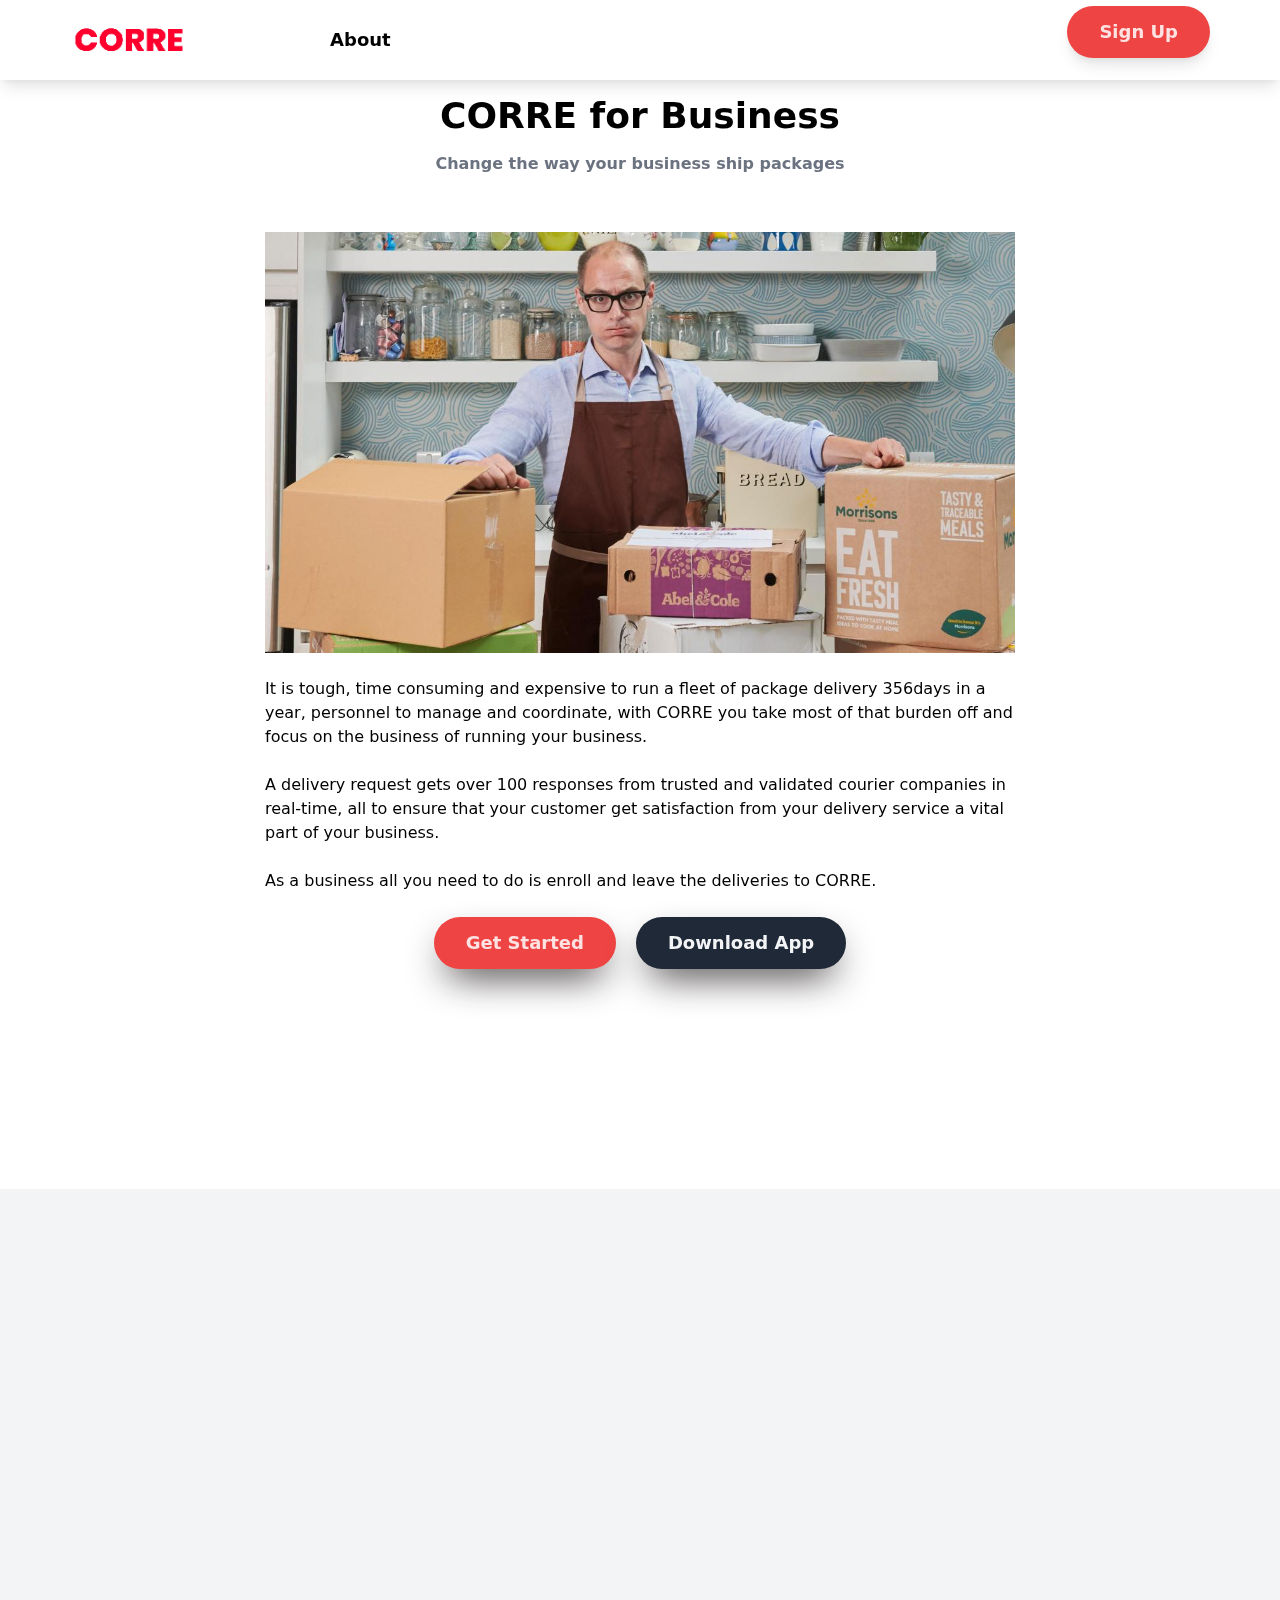
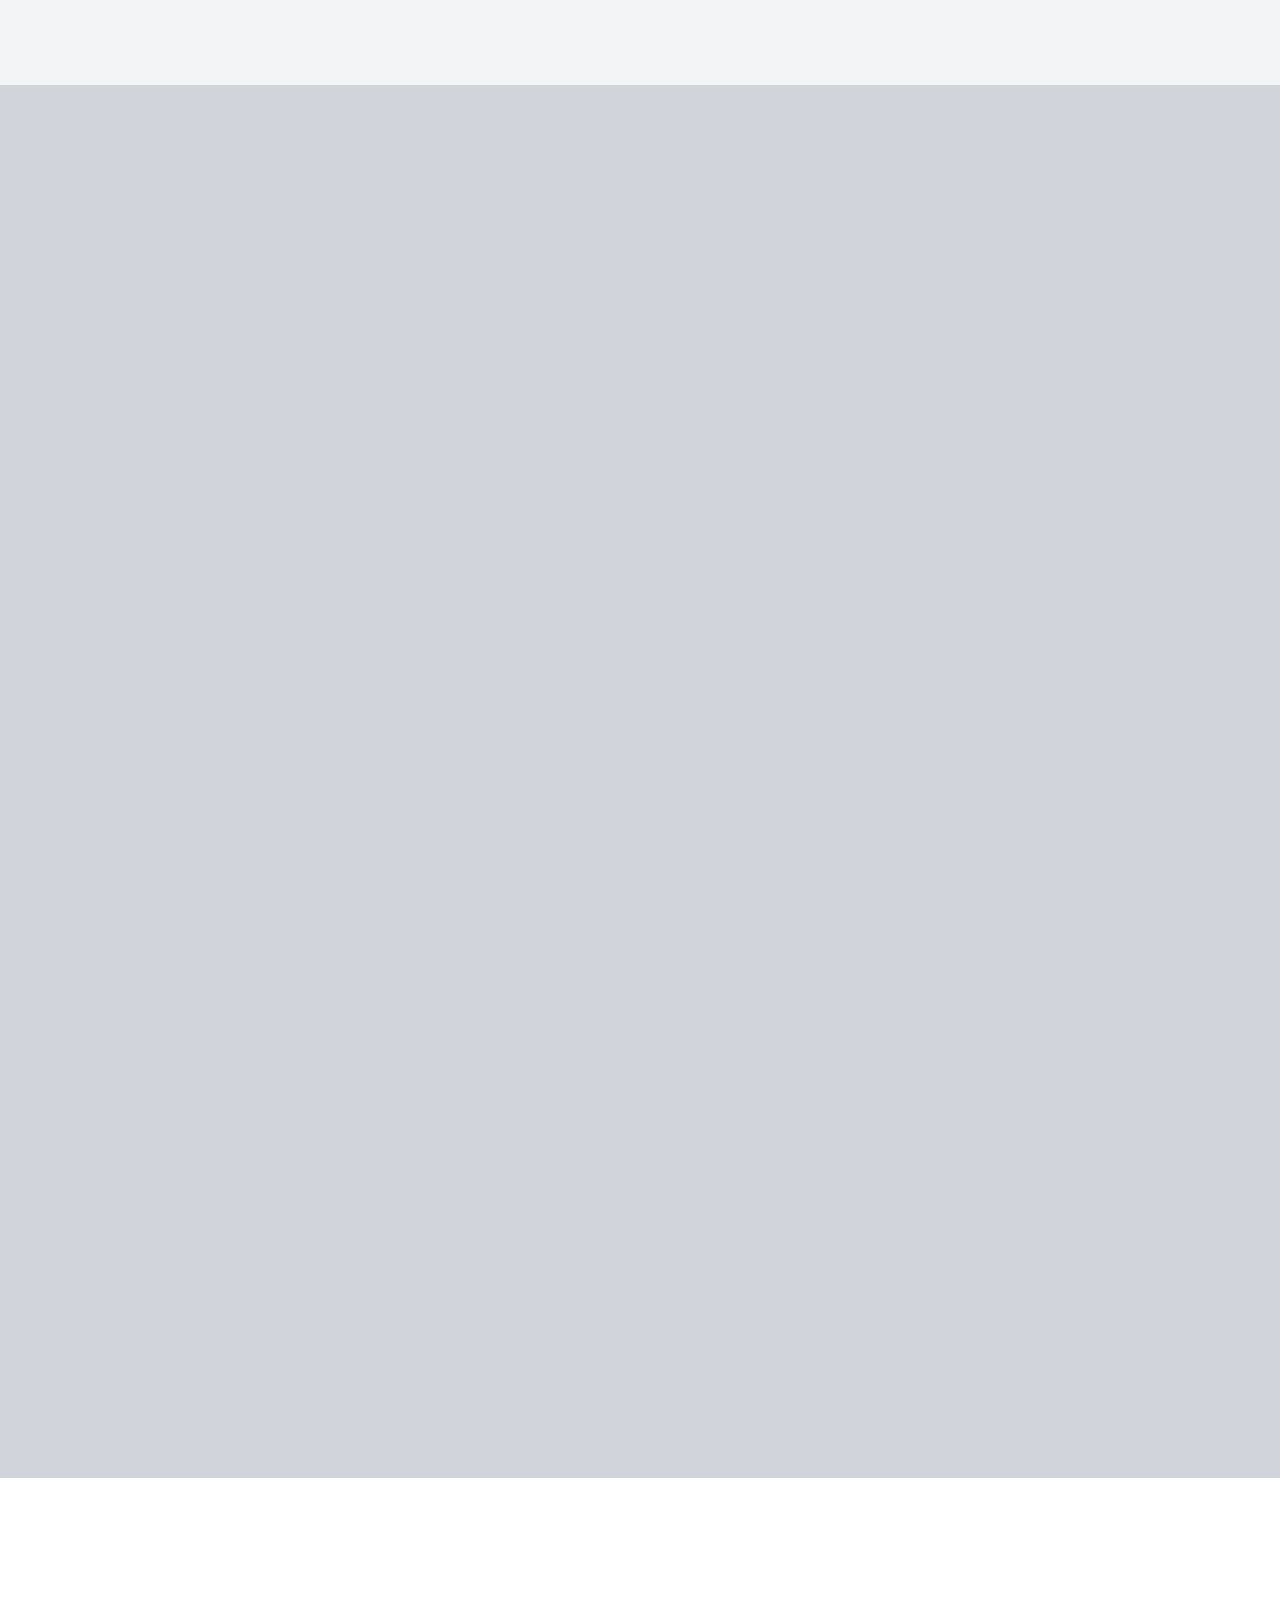
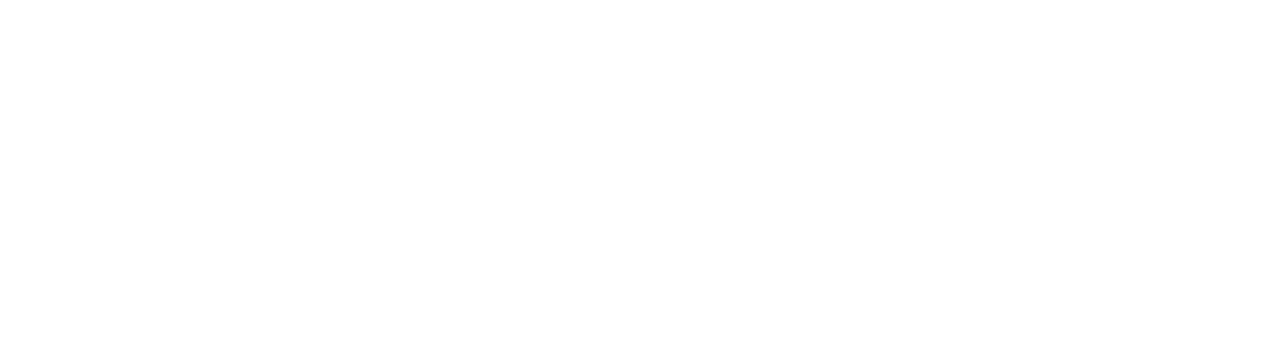
<file: correforbusiness.html>
<!DOCTYPE html>
<html>

<head>
  <meta charset="UTF-8" />
  <meta name="viewport" content="width=device-width, initial-scale=1.0" />
  <link href="./assets/css/tailwind.css" rel="stylesheet" />
  <link rel="stylesheet" href="./assets/css/styles.css" />
  <title>CORRE for Business</title>
  <link rel="stylesheet" href="./assets/css/aos.css" />
  <!-- ... -->
</head>

<body>
  <div class="mx-auto">
    <header class="header z-50 fixed h-16 top-0 left-0 md:h-20 w-full bg-white shadow-lg">
      <div class="container relative z-30 flex h-full w-full items-center px-5 mx-auto" style="max-width: 1180px">
        <a href="/" class="h-full flex bg-white items-center">
          <img src="./assets/img/logo.png"
            class="justify-self-start transition duration-500 ease-in-out transform hover:scale-110" alt="corre" />
        </a>
        <div class="w-full hidden md:flex">
          <nav class="first-links w-56 flex justify-self-start justify-end">
            <a href="about.html" class="p-5 text-lg font-semibold hover:text-red-600">About</a>
          </nav>
          <div class="flex-1"></div>
          <nav class="right-links flex items-center h-full justify-self-end">

            <a href="partner.html"
              class="bg-red-500 shadow-lg btn-move-animate text-red-100 hover:bg-red-600 text-lg font-bold px-8 py-3 rounded-full">Sign
              Up</a>
          </nav>
        </div>
        <!-- mobile button goes here -->
        <div id="menuToggle" class="md:hidden w-full justify-self-end flex items-center">
          <div class="flex-1"></div>

          <input id="menu-toggle" type="checkbox" class="hidden" />
          <div id="menu" style="z-index: -20"
            class="mobile-menu absolute w-full left-0 top-14 bg-white overflow-hidden transition duration-700 ease-in-out transform md:hidden">
            <a href="about.html" class="block py-3 pl-8 border-b px-4 text-lg font-medium hover:bg-gray-200">About</a>
            <a href="contact.html" class="block py-3 pl-8 border-b px-4 text-lg font-medium hover:bg-gray-200">Contact
              Us</a>

            <a href="partner.html" class="block py-3 pl-8 border-b px-4 text-lg font-medium hover:bg-gray-200">Sign
              Up</a>
          </div>
          <!-- id="menuToggle" -->
          <label for="menu-toggle" class="flex flex-col content-between border-none">
            <span class="border w-7 my-1 border-black"></span>
            <span class="border w-7 my-1 border-black"></span>
            <span class="border w-7 my-1 border-black"></span>
          </label>
        </div>
      </div>
      <!-- mobile menu -->
    </header>
    <section class="flex mt-16 pb-10 md:mt-20" data-aos="fade" data-aos-duration="3000">
      <div class="container flex flex-col mb-5 h-full w-full mb-16 items-center px-5 mx-auto" style="max-width: 1180px">
        <!-- <div class="px-5 py-3 mt-8 rounded-md font-bold text-red-500 text-xl bg-gray-200">
                    FAQS
                </div> -->
        <h1 class="my-4 text-2xl px-4 md:text-4xl font-bold">
          CORRE for Business
        </h1>
        <p class="text-gray-500 mb-8 max-w-lg px-4 font-semibold">
          Change the way your business ship packages
        </p>
        <div class="w-full p-6 bg-white rounded-md" style="max-width: 70%;">
          <img src="./assets/img/serve.jpg" alt="..." /><br />
          <p>
            It is tough, time consuming and expensive to run a fleet of package delivery 356days in a year,
            personnel to manage and coordinate, with CORRE you take most of that burden off and focus on the
            business of running your business.
            <br /><br />
            A delivery request gets over 100 responses from trusted and validated courier companies in
            real-time, all to ensure that your customer get satisfaction from your delivery service a vital
            part of your business.
            <br /><br />
            As a business all you need to do is enroll and leave the deliveries to CORRE.

          </p>
        </div>
        <div class="flex flex-wrap">
          <a href="partner.html"
            class="bg-red-500 btn-move-animate shadow-cus mr-5 mb-5 text-red-100 hover:bg-red-600 text-lg font-bold px-8 py-3 rounded-full">Get
            Started</a>
          <a href="#"
            class="bg-gray-800 btn-move-animate shadow-cus mb-5 text-gray-100 hover:bg-gray-600 text-lg font-bold px-8 py-3 rounded-full">Download
            App</a>
        </div>
      </div>
    </section>
    <section class="flex bg-gray-100 min-h-full mt-10 py-14 md:mt-24">
      <div data-aos="fade" data-aos-duration="3000"
        class="container flex flex-col flex-wrap md:flex-row h-full w-full items-center px-5 mx-auto"
        style="max-width: 1180px">
        <div class="w-full h-full justify-self-start items-center flex flex-col md:w-1/2">
          <div class="my-auto">
            <h1 class="text-gray-900 font-bold text-4xl lg:text-5xl">
              CORRE for Business
            </h1>
            <p class="text-lg text-gray-800 my-8 font-semibold">
              A platform to manage your business shipping effortlessly.
            </p>
            <div class="flex flex-wrap">
              <a href="#"
                class="bg-red-100 btn-move-animate shadow-cus mr-5 mb-5 text-red-500 hover:bg-red-200 text-lg font-bold px-8 py-3 rounded-full">Get
                Started
              </a>
            </div>
          </div>
        </div>
        <div class="flex md:h-96 md:p-8 w-full md:w-1/2">
          <img src="./assets/img/d.png" class="w-full shadow-cus object-cover rounded-3xl justify-self-end"
            alt="corre" />
        </div>
      </div>
    </section>
    <section class="flex bg-gray-300 min-h-full py-3 mb-10">
      <div data-aos="fade-up" data-aos-duration="3000"
        class="container h-full w-full justify-center items-center px-5 mx-auto" style="max-width: 1180px">
        <h2 class="text-2xl md:text-3xl mt-8 mb-6 text-center font-bold">
          Why use CORRE?
        </h2>
        <div class="w-full flex items-center justify-center text-center">
          <p class="text-base max-w-lg text-gray-500 mb-10">
            What’s new on CORRE app. Tips for wealth management, investing,
            remittances and much more!
          </p>
        </div>
        <div class="w-full grid sm:grid-cols-2 md:grid-cols-3 gap-8">
          <!-- Blog List Div -->
          <div class="flex flex-col bg-white btn-move-animate shadow-home-list overflow-hidden rounded-lg">
            <img src="./assets/img/access.jpg" class="w-full object-cover" alt="..." />
            <div class="w-full flex flex-col justify-center p-6">
              <h3 class="font-bold text-lg mb-1">
                Access CORRE everywhere
              </h3>
              <p class="text-base text-gray-500 mb-6">
                CORRE is available to thousands of trusted and validated courier companies across Nigeria, so you are
                covered.
              </p>
            </div>
          </div>
          <div class="flex flex-col bg-white btn-move-animate shadow-home-list overflow-hidden rounded-lg">
            <img src="./assets/img/manpower.jpg" class="w-full" alt="..." />
            <div class="w-full flex flex-col justify-center p-6">

              <h3 class="font-bold text-lg mb-1">Reduce and control manpower</h3>

              <p class="text-base text-gray-500 mb-6">
                With our platform the manpower requirement for logistics management is reduced including the cost
                associated with running the operations of moving packages across the markets. CORRE gives you a Lean and
                efficient team execute that part of your business operation.
              </p>
            </div>
          </div>
          <div class="flex flex-col bg-white btn-move-animate shadow-home-list overflow-hidden rounded-lg">
            <img src="./assets/img/cost.jpg" class="w-full" alt="..." />
            <div class="w-full flex flex-col justify-center p-6">

              <h3 class="font-bold text-lg mb-1">Control your spending budget</h3>

              <p class="text-base text-gray-500 mb-6">
                You can manage shipment budget and trim all fats around operations, control your logistics spend
                annually based on data. You can access your spend report and have a clear insight with a single
                dashboard.
              </p>

            </div>
          </div>
          <div class="flex flex-col bg-white btn-move-animate shadow-home-list overflow-hidden rounded-lg">
            <img src="./assets/img/secure.png" class="w-full" alt="..." />
            <div class="w-full flex flex-col justify-center p-6">

              <h3 class="font-bold text-lg mb-1">Secure your delivery</h3>

              <p class="text-base text-gray-500 mb-6">
                CORRE was built with safety as a fundamental feature of the service, in-app features help to keep your
                packages safe from GPS tracking that detects when a package goes off course to a three -factor
                verification system that must confirm each transaction from the point of service request to delivery
                point.
                Every delivery is insured, every service provider goes through rigorous verification and validation
                process, and all of these is at your finger tip at the press of a button.
              </p>

            </div>
          </div>
          <div class="flex flex-col bg-white btn-move-animate shadow-home-list overflow-hidden rounded-lg">
            <img src="./assets/img/customer.jpg" class="w-full" alt="..." />
            <div class="w-full flex flex-col justify-center p-6">

              <h3 class="font-bold text-lg mb-1">Delight you people</h3>

              <p class="text-base text-gray-500 mb-6">
                The greatest feeling a customer wants is “Satisfaction” as a business we consider that the major
                ingredients to a successful service. We give you the platform that enables you deliver on that promise.

                You take control of your delivery schedules, track to ensure it is on its way, a dashboard that helps
                you monitor all customers and also let your customers know their goods is on its way.
              </p>

            </div>
          </div>
          <div class="flex flex-col bg-white btn-move-animate shadow-home-list overflow-hidden rounded-lg">
            <img src="./assets/img/digital.jpg" class="w-full" alt="..." />
            <div class="w-full flex flex-col justify-center p-6">

              <h3 class="font-bold text-lg mb-1">Digital Process</h3>

              <p class="text-base text-gray-500 mb-6">
                With CORRE your daily operation moves from a hardcopy to digital copy, making it easier to run
                analytics, run through reports and monitor operations.</p>

            </div>
          </div>
        </div>
      </div>
    </section>

    <footer class="flex bg-white min-h-full mt-16 py-1">
      <div class="container flex flex-col md:flex-row h-full w-full px-5 mx-auto" data-aos="fade"
        data-aos-duration="3000" style="max-width: 1180px">
        <div class="w-full h-full">
          <div class="grid grid-col-footer gap-6 w-full border-b pb-8">
            <div class="w-full">
              <a href="/" class="flex mb-2 items-center">
                <img src="./assets/img/logo.png"
                  class="justify-self-start transition duration-500 ease-in-out transform hover:scale-110"
                  alt="corre" />
              </a>
              <p class="text-base text-gray-800 font-semibold mb-6">
                Earn more with your existing business by becoming a CORRE Drop
                Box Provider.
              </p>
              <div class="text-corre space-x-4">
                <a href="https://www.facebook.com" target="_blank" class="inline-block"><img
                    src="./assets/img/facebook.svg" width="20" alt="" /></a><a href="https://twitter.com"
                  target="_blank" class="inline-block"><img src="./assets/img/twitter.svg" width="20" alt="" /></a><a
                  href="https://www.instagram.com" target="_blank" class="inline-block"><img
                    src="./assets/img/instagram.svg" width="20" alt="" /></a><a href="https://www.linkedin.com"
                  target="_blank" class="social-icon inline-block"><img src="./assets/img/linkedin.svg" width="20"
                    alt="" /></a>
              </div>
            </div>
            <div class="w-full flex flex-col">
              <h4 class="font-bold mb-4">Pages</h4>
              <ul role="list" class="block">
                <li class="text-corre font-semibold pb-3">
                  <a href="index.html" aria-current="page" class="">Company </a>
                </li>
                <li class="text-gray-500 font-semibold pb-3">
                  <a href="about.html" class="">About Us</a>
                </li>
                <li class="text-gray-500 font-semibold pb-3">
                  <a href="career.html" class="">Career</a>
                </li>
                <li class="text-gray-500 font-semibold pb-3">
                  <a href="partner.html" class="">Partners ✨ </a>
                </li>
                <li class="text-gray-500 font-semibold pb-3">
                  <a href="privacy.html" class="">Privacy </a>
                </li>
              </ul>
            </div>
            <div class="w-full flex flex-col">
              <h4 class="font-bold mb-4">Support</h4>
              <ul role="list" class="block">
                <li class="text-gray-500 font-semibold pb-3">
                  <a href="contact.html" class="">Contact</a>
                </li>
                <li class="text-gray-500 font-semibold pb-3">
                  <a href="faq.html" class="">FAQS</a>
                </li>
                <li class="text-gray-500 font-semibold pb-3">
                  <a href="correforbusiness.html" class="">Business Sign Up</a>
                </li>
                <li class="text-gray-500 font-semibold pb-3">
                  <a href="#" class="">Media </a>
                </li>
                <li class="text-gray-500 font-semibold pb-3">
                  <a href="#" class="">Find a CORRE City </a>
                </li>
                <li class="text-gray-500 font-semibold pb-3">
                  <a href="terms.html" class="">Terms </a>
                </li>
              </ul>
            </div>
            <div class="w-full flex flex-col">
              <h4 class="font-bold mb-4">Download our App</h4>
              <p class="text-base text-gray-800 font-semibold mb-6">
                Our core service is developing technology that changes how
                people can ship their goods from point a to point b without
                leaving their home or business.
              </p>
              <div class="flex flex-wrap">
                <a href="#"
                  class="flex justify-center bg-red-500 btn-move-animate hover:shadow-cus mr-5 mb-5 text-red-100 hover:bg-red-600 text-lg font-bold px-3 py-3 rounded-full">
                  <img src="./assets/img/app-store-button.svg" alt="" class="w-9/12" />
                </a>
                <a href="#"
                  class="flex justify-center bg-red-500 btn-move-animate hover:shadow-cus mr-5 mb-5 text-red-100 hover:bg-red-600 text-lg font-bold px-3 py-3 rounded-full">
                  <img src="./assets/img/play-store-button.svg" alt="" class="w-9/12" />
                </a>
              </div>
            </div>
          </div>
          <div class="flex flex-col text-center justify-center p-8">
            <div>
              &copy; Copyright 2021
              <a href="/" class="text-corre underline">RYVATON LTD</a>
            </div>
            <div>Designed By Triumphant Communication Limited</div>
          </div>
        </div>
      </div>
    </footer>
  </div>
  <script src="./assets/js/aos.js"></script>
  <script src="./assets/js/script.js"></script>
</body>

</html>
</file>
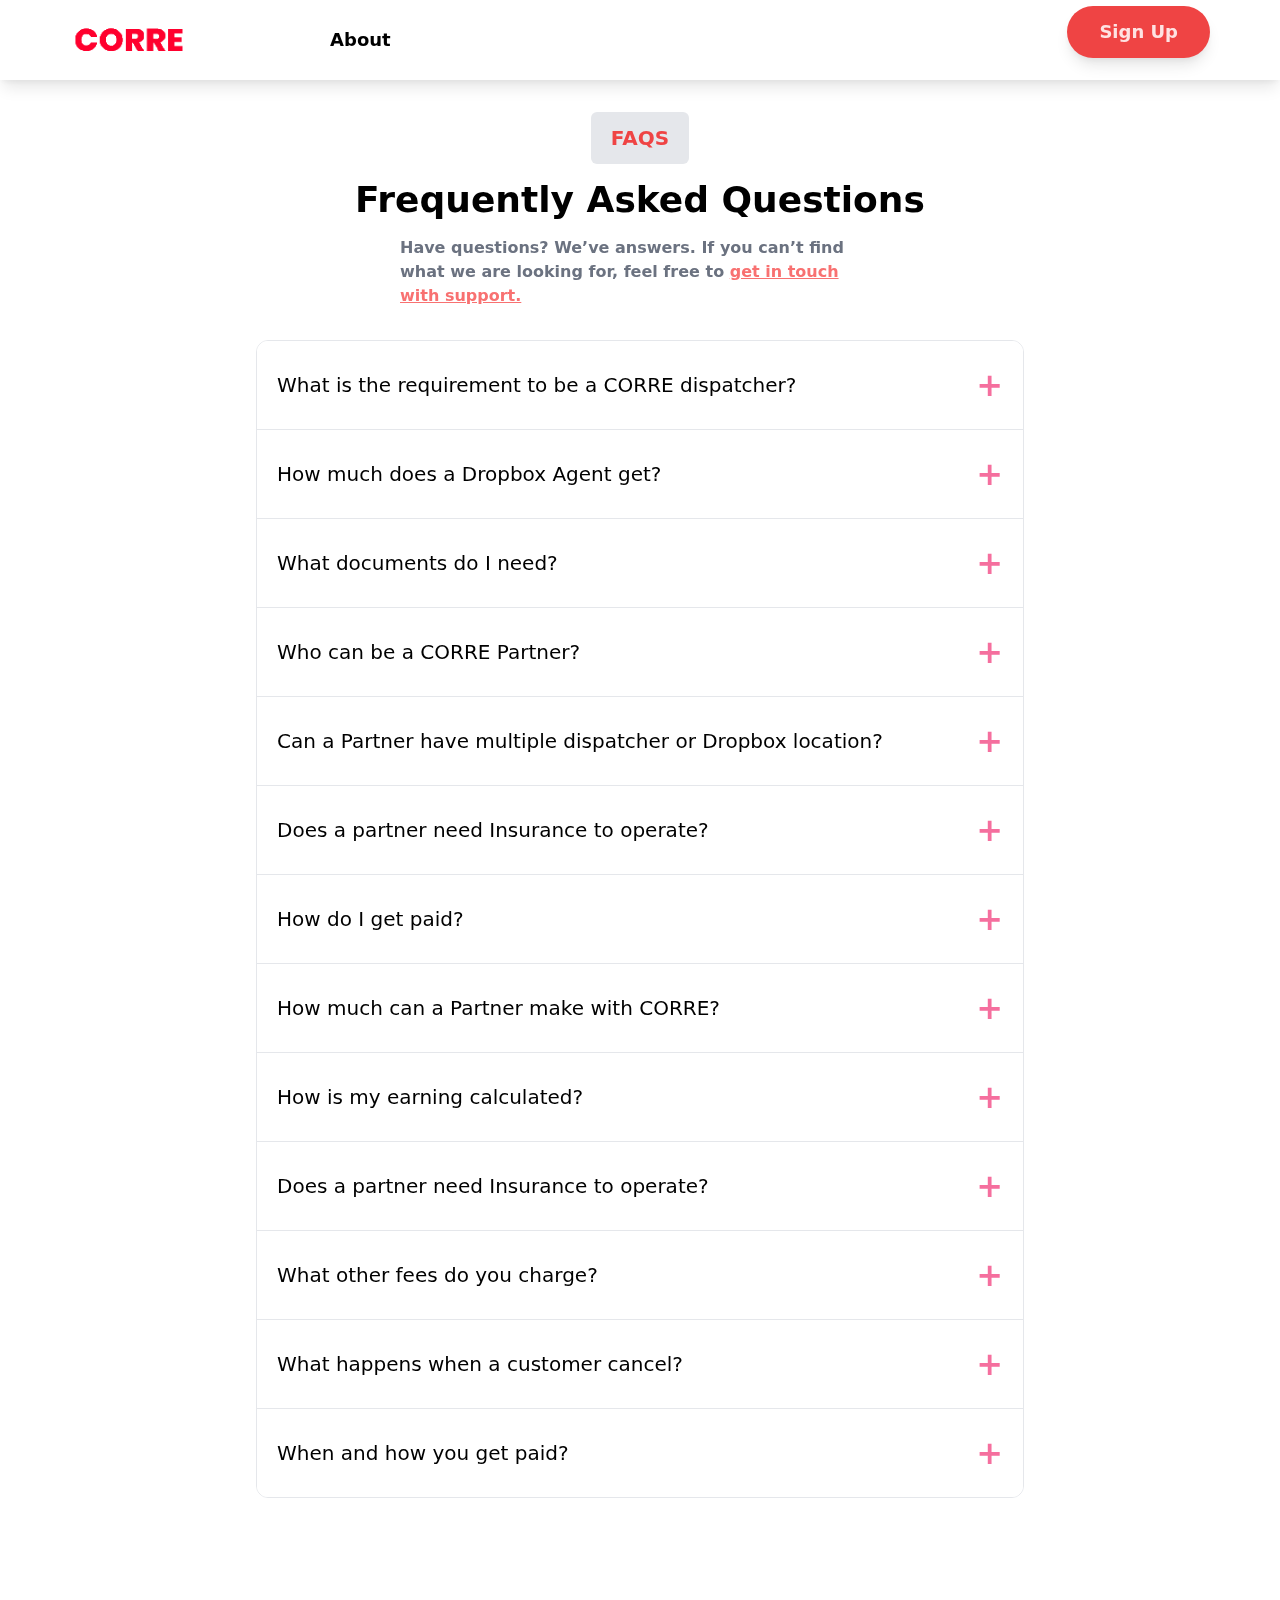
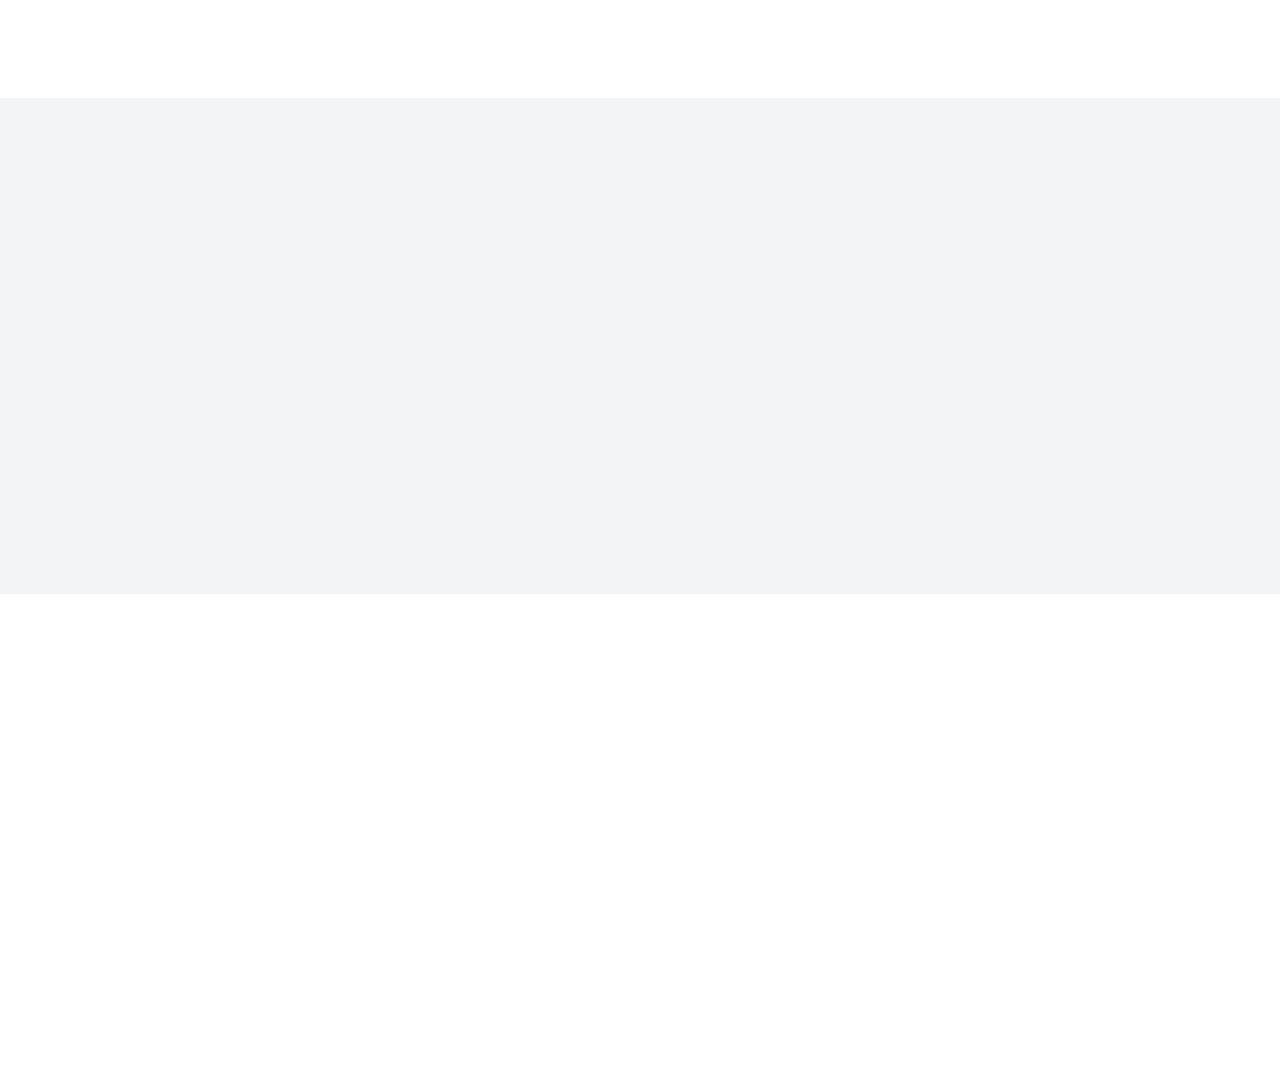
<file: faq.html>
<!DOCTYPE html>
<html>

<head>
  <meta charset="UTF-8" />
  <meta name="viewport" content="width=device-width, initial-scale=1.0" />
  <link href="./assets/css/tailwind.css" rel="stylesheet" />
  <link rel="stylesheet" href="./assets/css/styles.css" />
  <title>FAQS</title>
  <link rel="stylesheet" href="./assets/css/aos.css" />
  <!-- ... -->
</head>

<body>
  <div class="mx-auto">
    <header class="header z-50 fixed h-16 top-0 left-0 md:h-20 w-full bg-white shadow-lg">
      <div class="container relative z-30 flex h-full w-full items-center px-5 mx-auto" style="max-width: 1180px">
        <a href="/" class="h-full flex bg-white items-center">
          <img src="./assets/img/logo.png"
            class="justify-self-start transition duration-500 ease-in-out transform hover:scale-110" alt="corre" />
        </a>
        <div class="w-full hidden md:flex">
          <nav class="first-links w-56 flex justify-self-start justify-end">
            <a href="about.html" class="p-5 text-lg font-semibold hover:text-red-600">About</a>
          </nav>
          <div class="flex-1"></div>
          <nav class="right-links flex items-center h-full justify-self-end">

            <a href="partner.html"
              class="bg-red-500 shadow-lg btn-move-animate text-red-100 hover:bg-red-600 text-lg font-bold px-8 py-3 rounded-full">Sign
              Up</a>
          </nav>
        </div>
        <!-- mobile button goes here -->
        <div id="menuToggle" class="md:hidden w-full justify-self-end flex items-center">
          <div class="flex-1"></div>

          <input id="menu-toggle" type="checkbox" class="hidden" />
          <div id="menu" style="z-index: -20"
            class="mobile-menu absolute w-full left-0 top-14 bg-white overflow-hidden transition duration-700 ease-in-out transform md:hidden">
            <a href="about.html" class="block py-3 pl-8 border-b px-4 text-lg font-medium hover:bg-gray-200">About</a>
            <a href="contact.html" class="block py-3 pl-8 border-b px-4 text-lg font-medium hover:bg-gray-200">Contact
              Us</a>

            <a href="partner.html" class="block py-3 pl-8 border-b px-4 text-lg font-medium hover:bg-gray-200">Sign
              Up</a>
          </div>
          <!-- id="menuToggle" -->
          <label for="menu-toggle" class="flex flex-col content-between border-none">
            <span class="border w-7 my-1 border-black"></span>
            <span class="border w-7 my-1 border-black"></span>
            <span class="border w-7 my-1 border-black"></span>
          </label>
        </div>
      </div>
      <!-- mobile menu -->
    </header>
    <section class="flex mt-16 pb-10 md:mt-20" data-aos="fade" data-aos-duration="3000">
      <div class="container flex flex-col mb-5 h-full w-full mb-16 items-center px-5 mx-auto" style="max-width: 1180px">
        <div class="px-5 py-3 mt-8 rounded-md font-bold text-red-500 text-xl bg-gray-200">
          FAQS
        </div>
        <h1 class="my-4 text-2xl px-4 md:text-4xl font-bold">
          Frequently Asked Questions
        </h1>
        <p class="text-gray-500 mb-8 max-w-lg px-4 font-semibold">
          Have questions? We’ve answers. If you can’t find what we are looking
          for, feel free to
          <a href="contact.html" class="text-red-400 underline">get in touch with support.</a>
        </p>
        <div class="rounded-xl border overflow-hidden max-w-3xl">
          <div class="tab w-full overflow-hidden">
            <input class="absolute opacity-0" id="tab-multi-one" type="checkbox" name="tabs" />
            <label
              class="tab-label text-xl p-5 border-indigo-500 bg-white text-indigo block p-5 leading-normal cursor-pointer"
              for="tab-multi-one">What is the requirement to be a CORRE dispatcher?</label>
            <div class="tab-content overflow-hidden bg-white leading-normal">
              <p class="p-5 border-t text-gray-600 text-lg">
                Registered Business/Individual<br />
                • A Valid proof of your Identify<br />
                • A smartphone – (iOS 11 and above) or Android (6.0 and above)<br />
                • A vehicle (bicycle, scooter, Motorcycle, or car) with the necessary safety equipment<br />
                • A bank account
                <br /><br />You must also:<br />
                • Be over 21 <br />
                • Have no criminal convictions

              </p>
            </div>
          </div>
          <div class="tab w-full overflow-hidden border-t">
            <input class="absolute opacity-0" id="tab-multi-12" type="checkbox" name="tabs" />
            <label
              class="tab-label text-xl p-5 border-indigo-500 bg-white text-indigo block p-5 leading-normal cursor-pointer"
              for="tab-multi-12">How much does a Dropbox Agent get?</label>
            <div class="tab-content overflow-hidden bg-white leading-normal">
              <p class="p-5 border-t text-gray-600 text-lg">
                10% Commission on all transaction
            </div>
          </div>
          <div class="tab w-full overflow-hidden border-t">
            <input class="absolute opacity-0" id="tab-multi-two" type="checkbox" name="tabs" />
            <label
              class="tab-label text-xl p-5 border-indigo-500 bg-white text-indigo block p-5 leading-normal cursor-pointer"
              for="tab-multi-two">What documents do I need?</label>
            <div class="tab-content overflow-hidden bg-white leading-normal">
              <p class="p-5 border-t text-gray-600 text-lg">
                One document to prove Identity <br />
                • Biometric International Passport <br />
                • Residence Permit<br />
                • Original National Identity number<br />
                • Valid Driver’s License<br /> <br />
                Compulsory: LASRAA and LASDRI (Lagos Only) <br />
                Goods in Transit Insurance (Dispatchers Only) <br /><br />
                One document to prove your address, which could be: <br />
                • A bank statement (Certified from the Bank) <br />
                • An original utility bill (Water, Light, Waste Bill) <br /><br />
                If you’re applying to ride with a car or scooter you’ll also need to provide:<br />
                • Valid Nigerian driving licence <br />
                • Proof of Vehicle insurance<br />
                • Valid Vehicle registration document<br /><br />
                For DropBox Partnership<br />
                • Rental rent / Ownership of Property (Rental Agreement)<br />
                • Proof of location accessibility to customers<br />
                • Duration of business existence in the location<br />
                • Adequate Storage space for packages<br />
                • Damage, Fire and theft Insurance

              </p>
            </div>
          </div>
          <div class="tab w-full overflow-hidden border-t">
            <input class="absolute opacity-0" id="tab-multi-3" type="checkbox" name="tabs" />
            <label
              class="tab-label text-xl p-5 border-indigo-500 bg-white text-indigo block p-5 leading-normal cursor-pointer"
              for="tab-multi-3">Who can be a CORRE Partner?</label>
            <div class="tab-content overflow-hidden bg-white leading-normal">
              <p class="p-5 border-t text-gray-600 text-lg">
                The following can be a CORRE Partner <br /><br />
                • An existing courier companies<br />
                • An individual with / without an existing hailing experience<br />
                • A business owner with a physical business structure solely for an existing business

              </p>
            </div>
          </div>
          <div class="tab w-full overflow-hidden border-t">
            <input class="absolute opacity-0" id="tab-multi-4" type="checkbox" name="tabs" />
            <label
              class="tab-label text-xl p-5 border-indigo-500 bg-white text-indigo block p-5 leading-normal cursor-pointer"
              for="tab-multi-4">Can a Partner have multiple dispatcher or Dropbox location?</label>
            <div class="tab-content overflow-hidden bg-white leading-normal">
              <p class="p-5 border-t text-gray-600 text-lg">
                Yes. Partners are able to enroll multiple dispatchers and locations on their account.
              </p>
            </div>
          </div>
          <div class="tab w-full overflow-hidden border-t">
            <input class="absolute opacity-0" id="tab-multi-5" type="checkbox" name="tabs" />
            <label
              class="tab-label text-xl p-5 border-indigo-500 bg-white text-indigo block p-5 leading-normal cursor-pointer"
              for="tab-multi-5">Does a partner need Insurance to operate?</label>
            <div class="tab-content overflow-hidden bg-white leading-normal">
              <p class="p-5 border-t text-gray-600 text-lg">
                Yes. All partner MUST carry goods in Transit Insurance to operate, that will ensure that customers
                packages is secured
              </p>
            </div>
          </div>
          <div class="tab w-full overflow-hidden border-t">
            <input class="absolute opacity-0" id="tab-multi-6" type="checkbox" name="tabs" />
            <label
              class="tab-label text-xl p-5 border-indigo-500 bg-white text-indigo block p-5 leading-normal cursor-pointer"
              for="tab-multi-6">How do I get paid?</label>
            <div class="tab-content overflow-hidden bg-white leading-normal">
              <p class="p-5 border-t text-gray-600 text-lg">
                Dispatchers get paid for each delivery they make either by cash or card. The delivery fee varies per
                order. Dispatchers is notified of the cost of delivery payable before you accept the order.
                Fees are paid every week on a Friday. Dispatchers keep 100% of any tips they receive and these are paid
                at the same time as the rest of your fees.

              </p>
            </div>
          </div>
          <div class="tab w-full overflow-hidden border-t">
            <input class="absolute opacity-0" id="tab-multi-7" type="checkbox" name="tabs" />
            <label
              class="tab-label text-xl p-5 border-indigo-500 bg-white text-indigo block p-5 leading-normal cursor-pointer"
              for="tab-multi-7">How much can a Partner make with CORRE?</label>
            <div class="tab-content overflow-hidden bg-white leading-normal">
              <p class="p-5 border-t text-gray-600 text-lg">
                How much you earn depends on when, where and how often a Dispatcher picks up a delivery service. Fares
                are based on the cost a partner places on the service requested by a shipper. CORRE deducts 10% -20% of
                the cost of delivery depending on the location. Promotions can help increase your earnings in Lagos,
                Abuja and other cities in Nigeria.</p>
            </div>
          </div>
          <div class="tab w-full overflow-hidden border-t">
            <input class="absolute opacity-0" id="tab-multi-8" type="checkbox" name="tabs" />
            <label
              class="tab-label text-xl p-5 border-indigo-500 bg-white text-indigo block p-5 leading-normal cursor-pointer"
              for="tab-multi-8">How is my earning calculated?</label>
            <div class="tab-content overflow-hidden bg-white leading-normal">
              <p class="p-5 border-t text-gray-600 text-lg">
                Yes. All partner MUST carry goods in Transit Insurance to operate, that will ensure that customers
                packages is secured
              </p>
            </div>
          </div>
          <div class="tab w-full overflow-hidden border-t">
            <input class="absolute opacity-0" id="tab-multi-9" type="checkbox" name="tabs" />
            <label
              class="tab-label text-xl p-5 border-indigo-500 bg-white text-indigo block p-5 leading-normal cursor-pointer"
              for="tab-multi-9">Does a partner need Insurance to operate?</label>
            <div class="tab-content overflow-hidden bg-white leading-normal">
              <div class="p-5 border-t text-gray-600 text-lg">
                The following factors help determine the amount you earn for each trip.
                <li>You earn a fee for every completed delivery</li>
                <li>You earn extra when shipper makes a request for express delivery and the dispatcher delivers the
                  package within the specified time frame.</li>
              </div>
            </div>
          </div>
          <div class="tab w-full overflow-hidden border-t">
            <input class="absolute opacity-0" id="tab-multi-10" type="checkbox" name="tabs" />
            <label
              class="tab-label text-xl p-5 border-indigo-500 bg-white text-indigo block p-5 leading-normal cursor-pointer"
              for="tab-multi-10">What other fees do you charge?</label>
            <div class="tab-content overflow-hidden bg-white leading-normal">
              <div class="p-5 border-t text-gray-600 text-lg">
                Service fee
                <li>This fee helps fund things like app development and customer support.</li>
                Booking fee
                <li>Shippers are charged pay a booking fee to help cover safety, regulatory, and operational costs such
                  as insurance.</li>
              </div>
            </div>
          </div>
          <div class="tab w-full overflow-hidden border-t">
            <input class="absolute opacity-0" id="tab-multi-11" type="checkbox" name="tabs" />
            <label
              class="tab-label text-xl p-5 border-indigo-500 bg-white text-indigo block p-5 leading-normal cursor-pointer"
              for="tab-multi-11">What happens when a customer cancel?</label>
            <div class="tab-content overflow-hidden bg-white leading-normal">
              <p class="p-5 border-t text-gray-600 text-lg">
                A cancellation fee applies if a shipper cancels a service request within a specific time limit. The fee
                goes to compensate for the time of the dispatcher.</p>
            </div>
          </div>
          <div class="tab w-full overflow-hidden border-t">
            <input class="absolute opacity-0" id="tab-multi-12" type="checkbox" name="tabs" />
            <label
              class="tab-label text-xl p-5 border-indigo-500 bg-white text-indigo block p-5 leading-normal cursor-pointer"
              for="tab-multi-12">When and how you get paid?</label>
            <div class="tab-content overflow-hidden bg-white leading-normal">
              <p class="p-5 border-t text-gray-600 text-lg">
                <b>CARD PAYMENT</b><br />
                Partners get every week. All you need is your bank account to make the deposit.<br />
                <b>CASH PAYMENT</b><br />
                You get c ash payment before the package is dispatched; the app will show you the total cost to collect
                from the customer.
            </div>
          </div>
        </div>
      </div>
    </section>
    <section class="flex bg-gray-100 min-h-full mt-10 py-14 mb-10 md:mt-24">
      <div data-aos="fade" data-aos-duration="3000"
        class="container flex flex-col flex-wrap md:flex-row h-full w-full items-center px-5 mx-auto"
        style="max-width: 1180px">
        <div class="w-full h-full justify-self-start items-center flex flex-col md:w-1/2">
          <div class="my-auto">
            <h1 class="text-gray-900 font-bold text-4xl lg:text-5xl">
              Learn how to make money with CORRE
            </h1>
            <p class="text-lg text-gray-800 my-8 font-semibold">
              Watch our short video on how to make money in CORRE.
            </p>
            <div class="flex flex-wrap">
              <a href="#"
                class="bg-red-100 btn-move-animate shadow-cus mr-5 mb-5 text-red-500 hover:bg-red-200 text-lg font-bold px-8 py-3 rounded-full">Play
                Video
              </a>
            </div>
          </div>
        </div>
        <div class="flex md:h-96 md:p-8 w-full md:w-1/2">
          <img src="./assets/img/d.png" class="w-full shadow-cus object-cover rounded-3xl justify-self-end"
            alt="corre" />
        </div>
      </div>
    </section>
    <footer class="flex bg-white min-h-full mt-16 py-1">
      <div class="container flex flex-col md:flex-row h-full w-full px-5 mx-auto" data-aos="fade"
        data-aos-duration="3000" style="max-width: 1180px">
        <div class="w-full h-full">
          <div class="grid grid-col-footer gap-6 w-full border-b pb-8">
            <div class="w-full">
              <a href="/" class="flex mb-2 items-center">
                <img src="./assets/img/logo.png"
                  class="justify-self-start transition duration-500 ease-in-out transform hover:scale-110"
                  alt="corre" />
              </a>
              <p class="text-base text-gray-800 font-semibold mb-6">
                Earn more with your existing business by becoming a CORRE Drop
                Box Provider.
              </p>
              <div class="text-corre space-x-4">
                <a href="https://www.facebook.com" target="_blank" class="inline-block"><img
                    src="./assets/img/facebook.svg" width="20" alt="" /></a><a href="https://twitter.com"
                  target="_blank" class="inline-block"><img src="./assets/img/twitter.svg" width="20" alt="" /></a><a
                  href="https://www.instagram.com" target="_blank" class="inline-block"><img
                    src="./assets/img/instagram.svg" width="20" alt="" /></a><a href="https://www.linkedin.com"
                  target="_blank" class="social-icon inline-block"><img src="./assets/img/linkedin.svg" width="20"
                    alt="" /></a>
              </div>
            </div>
            <div class="w-full flex flex-col">
              <h4 class="font-bold mb-4">Pages</h4>
              <ul role="list" class="block">
                <li class="text-corre font-semibold pb-3">
                  <a href="index.html" aria-current="page" class="">Company </a>
                </li>
                <li class="text-gray-500 font-semibold pb-3">
                  <a href="about.html" class="">About Us</a>
                </li>
                <li class="text-gray-500 font-semibold pb-3">
                  <a href="career.html" class="">Career</a>
                </li>
                <li class="text-gray-500 font-semibold pb-3">
                  <a href="partner.html" class="">Partners ✨ </a>
                </li>
                <li class="text-gray-500 font-semibold pb-3">
                  <a href="privacy.html" class="">Privacy </a>
                </li>
              </ul>
            </div>
            <div class="w-full flex flex-col">
              <h4 class="font-bold mb-4">Support</h4>
              <ul role="list" class="block">
                <li class="text-gray-500 font-semibold pb-3">
                  <a href="contact.html" class="">Contact</a>
                </li>
                <li class="text-gray-500 font-semibold pb-3">
                  <a href="faq.html" class="">FAQS</a>
                </li>
                <li class="text-gray-500 font-semibold pb-3">
                  <a href="correforbusiness.html" class="">Business Sign Up</a>
                </li>
                <li class="text-gray-500 font-semibold pb-3">
                  <a href="#" class="">Media </a>
                </li>
                <li class="text-gray-500 font-semibold pb-3">
                  <a href="#" class="">Find a CORRE City </a>
                </li>
                <li class="text-gray-500 font-semibold pb-3">
                  <a href="terms.html" class="">Terms </a>
                </li>
              </ul>
            </div>
            <div class="w-full flex flex-col">
              <h4 class="font-bold mb-4">Download our App</h4>
              <p class="text-base text-gray-800 font-semibold mb-6">
                Our core service is developing technology that changes how
                people can ship their goods from point a to point b without
                leaving their home or business.
              </p>
              <div class="flex flex-wrap">
                <a href="#"
                  class="flex justify-center bg-red-500 btn-move-animate hover:shadow-cus mr-5 mb-5 text-red-100 hover:bg-red-600 text-lg font-bold px-3 py-3 rounded-full">
                  <img src="./assets/img/app-store-button.svg" alt="" class="w-9/12" />
                </a>
                <a href="#"
                  class="flex justify-center bg-red-500 btn-move-animate hover:shadow-cus mr-5 mb-5 text-red-100 hover:bg-red-600 text-lg font-bold px-3 py-3 rounded-full">
                  <img src="./assets/img/play-store-button.svg" alt="" class="w-9/12" />
                </a>
              </div>
            </div>
          </div>
          <div class="flex flex-col text-center justify-center p-8">
            <div>
              &copy; Copyright 2021
              <a href="/" class="text-corre underline">RYVATON LTD</a>
            </div>
            <div>Designed By Triumphant Communication Limited</div>
          </div>
        </div>
      </div>
    </footer>
  </div>
  <script src="./assets/js/aos.js"></script>
  <script src="./assets/js/script.js"></script>
</body>

</html>
</file>
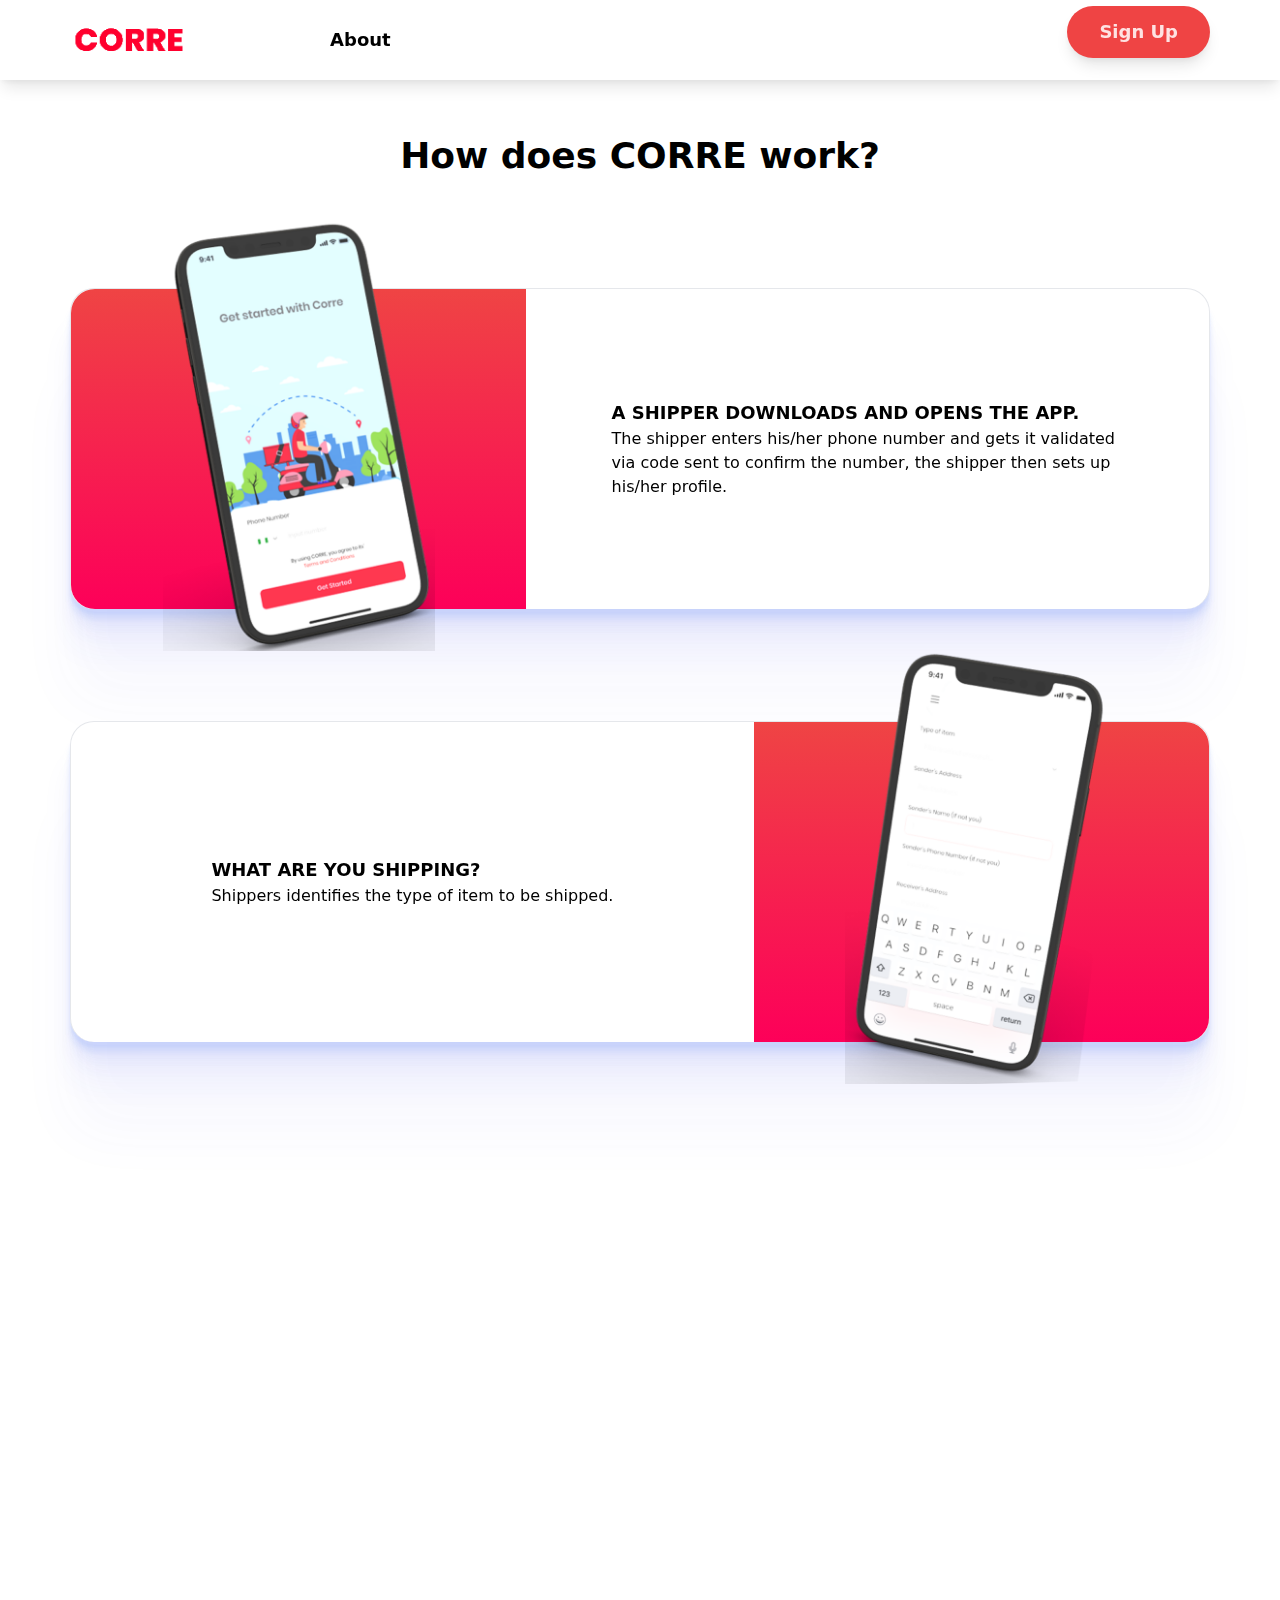
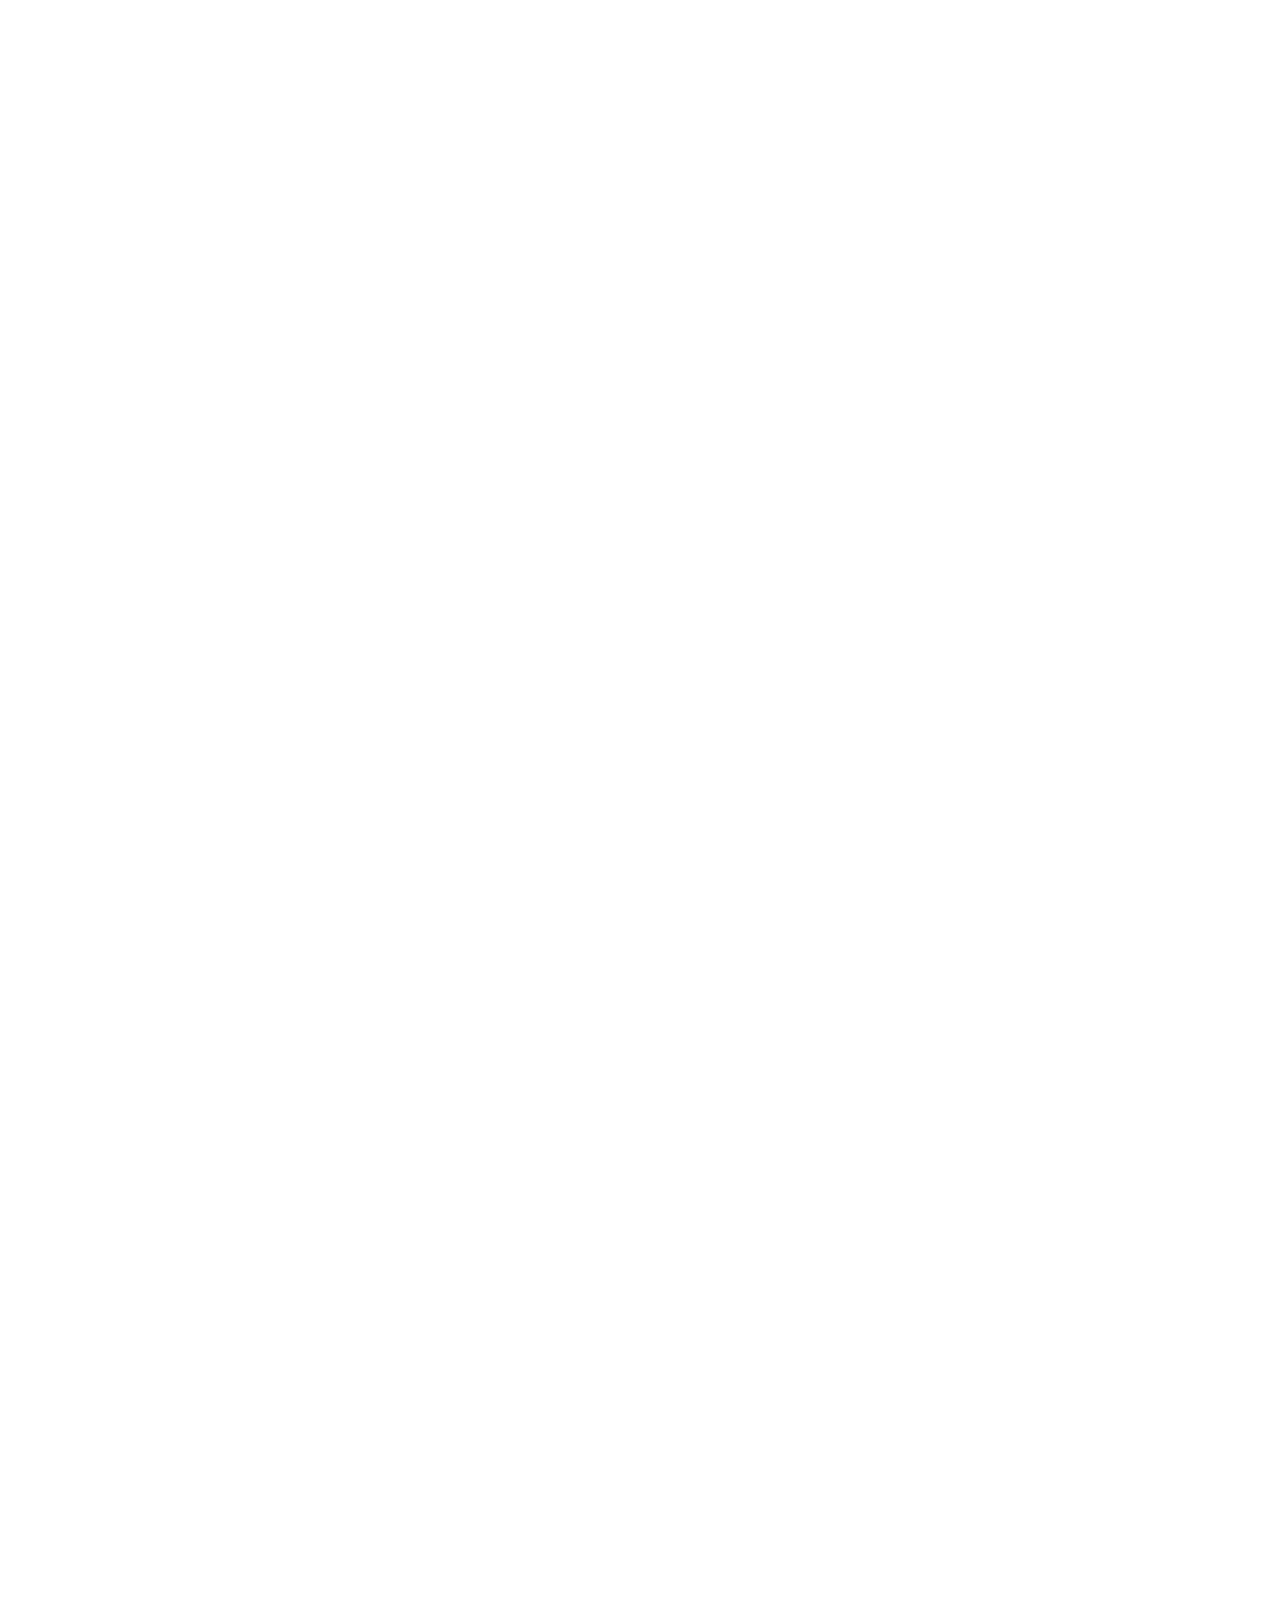
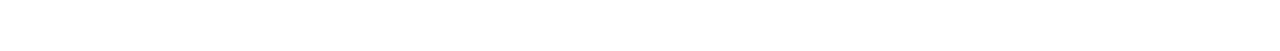
<file: howcorrework.html>
<!DOCTYPE html>
<html>

<head>
    <meta charset="UTF-8" />
    <meta name="viewport" content="width=device-width, initial-scale=1.0" />
    <link href="./assets/css/tailwind.css" rel="stylesheet" />
    <link rel="stylesheet" href="./assets/css/styles.css" />
    <title>How CORRE Works</title>
    <link rel="stylesheet" href="./assets/css/aos.css" />
    <!-- ... -->
</head>

<body>
    <div class="mx-auto">
        <header class="header z-50 fixed h-16 top-0 left-0 md:h-20 w-full bg-white shadow-lg">
            <div class="container relative z-30 flex h-full w-full items-center px-5 mx-auto" style="max-width: 1180px">
                <a href="/" class="h-full flex bg-white items-center">
                    <img src="./assets/img/logo.png"
                        class="justify-self-start transition duration-500 ease-in-out transform hover:scale-110"
                        alt="corre" />
                </a>
                <div class="w-full hidden md:flex">
                    <nav class="first-links w-56 flex justify-self-start justify-end">
                        <a href="about.html" class="p-5 text-lg font-semibold hover:text-red-600">About</a>
                    </nav>
                    <div class="flex-1"></div>
                    <nav class="right-links flex items-center h-full justify-self-end">

                        <a href="partner.html"
                            class="bg-red-500 shadow-lg btn-move-animate text-red-100 hover:bg-red-600 text-lg font-bold px-8 py-3 rounded-full">Sign
                            Up</a>
                    </nav>
                </div>
                <!-- mobile button goes here -->
                <div id="menuToggle" class="md:hidden w-full justify-self-end flex items-center">
                    <div class="flex-1"></div>

                    <input id="menu-toggle" type="checkbox" class="hidden" />
                    <div id="menu" style="z-index: -20"
                        class="mobile-menu absolute w-full left-0 top-14 bg-white overflow-hidden transition duration-700 ease-in-out transform md:hidden">
                        <a href="about.html"
                            class="block py-3 pl-8 border-b px-4 text-lg font-medium hover:bg-gray-200">About</a>
                        <a href="contact.html"
                            class="block py-3 pl-8 border-b px-4 text-lg font-medium hover:bg-gray-200">Contact
                            Us</a>

                        <a href="partner.html"
                            class="block py-3 pl-8 border-b px-4 text-lg font-medium hover:bg-gray-200">Sign
                            Up</a>
                    </div>
                    <!-- id="menuToggle" -->
                    <label for="menu-toggle" class="flex flex-col content-between border-none">
                        <span class="border w-7 my-1 border-black"></span>
                        <span class="border w-7 my-1 border-black"></span>
                        <span class="border w-7 my-1 border-black"></span>
                    </label>
                </div>
            </div>
            <!-- mobile menu -->
        </header>
        <section class="flex">
            <div class="container flex flex-col mb-5 h-full w-full items-center px-5 mx-auto mt-14"
                style="max-width: 1180px">
                <h1 class="mt-20 mb-20 text-4xl font-bold">How does CORRE work?</h1>

                <!-- Left Image Card -->
                <div data-aos="fade-up" data-aos-duration="3000"
                    class="grid mt-8 mb-20 w-full grid-col-cus1 bg-white rounded-3xl md:p-0 border-t border-l border-r shadow-home-list">
                    <div class="w-full flex items-center justify-center rounded-t-3xl md:rounded-t-none md:rounded-l-3xl relative h-full md:max-h-94 bg-gradient-to-b from-red-500 to-corre-dark"
                        style="height: 20rem">
                        <img class="" src="./assets/img/aa1.png" alt="" width="272" height="320"
                            style="margin-top: -2rem" />
                        <!-- 17/20 -->
                    </div>
                    <div class="p-6 md:p-8 flex flex-col justify-center items-center md:text-left space-y-4">
                        <div class="max-w-lg py-8">
                            <h2 class="text-lg font-semibold">
                                A SHIPPER DOWNLOADS AND OPENS THE APP.
                            </h2>
                            <p class="text-base font-light">
                                The shipper enters his/her phone number and gets it validated
                                via code sent to confirm the number, the shipper then sets up
                                his/her profile.
                            </p>
                        </div>
                    </div>
                </div>
                <!-- End Left Image Card -->

                <!-- Right Image Card -->
                <div data-aos="fade-up" data-aos-duration="3000"
                    class="grid mt-8 mb-16 w-full grid-col-cus2 bg-white rounded-3xl md:p-0 border-t border-l border-r shadow-home-list">
                    <div class="w-full md:order-1 flex items-center justify-center rounded-t-3xl md:rounded-t-none md:rounded-r-3xl relative h-full md:max-h-94 bg-gradient-to-b from-red-500 to-corre-dark"
                        style="height: 20rem">
                        <img class="" src="./assets/img/b1.png" alt="" width="272" height="320"
                            style="margin-top: -2rem" />
                        <!-- 17/20 -->
                    </div>
                    <div class="p-6 md:p-8 flex flex-col justify-center items-center md:text-left space-y-4">
                        <div class="max-w-lg py-8">
                            <h2 class="text-lg font-semibold">WHAT ARE YOU SHIPPING?</h2>
                            <p class="text-base font-light">
                                Shippers identifies the type of item to be shipped.
                            </p>
                        </div>
                    </div>
                </div>
                <!-- End Right Image Card -->

                <!-- Left Image Card -->
                <div data-aos="fade-up" data-aos-duration="3000"
                    class="grid mt-8 mb-20 w-full grid-col-cus1 bg-white rounded-3xl md:p-0 border-t border-l border-r shadow-home-list">
                    <div class="w-full flex items-center justify-center rounded-t-3xl md:rounded-t-none md:rounded-l-3xl relative h-full md:max-h-94 bg-gradient-to-b from-red-500 to-corre-dark"
                        style="height: 20rem">
                        <img class="" src="./assets/img/bb1.png" alt="" width="272" height="320"
                            style="margin-top: -2rem" />
                        <!-- 17/20 -->
                    </div>
                    <div class="p-6 md:p-8 flex flex-col justify-center items-center md:text-left space-y-4">
                        <div class="max-w-lg py-8">
                            <h2 class="text-lg font-semibold">
                                DELIVERY / PICKUP SERVICE REQUEST.
                            </h2>
                            <p class="text-base font-light">
                                The shipper provides details of the receiver of the item, how
                                fast the items need to be delivered and insurance to protect
                                the item to be shipped.
                            </p>
                        </div>
                    </div>
                </div>
                <!-- End Left Image Card -->

                <!-- Right Image Card -->
                <div data-aos="fade-up" data-aos-duration="3000"
                    class="grid mt-8 mb-20 w-full grid-col-cus2 bg-white rounded-3xl md:p-0 border-t border-l border-r shadow-home-list">
                    <div class="w-full md:order-1 flex items-center justify-center rounded-t-3xl md:rounded-t-none md:rounded-r-3xl relative h-full md:max-h-94 bg-gradient-to-b from-red-500 to-corre-dark"
                        style="height: 20rem">
                        <img class="" src="./assets/img/c1.png" alt="" width="272" height="320"
                            style="margin-top: -2rem" />
                        <!-- 17/20 -->
                    </div>
                    <div class="p-6 md:p-8 flex flex-col justify-center items-center md:text-left space-y-4">
                        <div class="max-w-lg py-8">
                            <h2 class="text-lg font-semibold">
                                SHIPPER IS MATCHED WITH DISPATCHER?
                            </h2>
                            <p class="text-base font-light">
                                Nearby dispatchers see the request and choose to accept the
                                delivery /pickup service request. The shipper is automatically
                                notified of the options available and is able to choose
                                dispatcher based on, pick-up time, price and delivery time.
                            </p>
                        </div>
                    </div>
                </div>
                <!-- End Right Image Card -->

                <!-- Left Image Card -->
                <div data-aos="fade-up" data-aos-duration="3000"
                    class="grid mt-8 mb-20 w-full grid-col-cus1 bg-white rounded-3xl md:p-0 border-t border-l border-r shadow-home-list">
                    <div class="w-full flex items-center justify-center rounded-t-3xl md:rounded-t-none md:rounded-l-3xl relative h-full md:max-h-94 bg-gradient-to-b from-red-500 to-corre-dark"
                        style="height: 20rem">
                        <img class="" src="./assets/img/aa1.png" alt="" width="272" height="320"
                            style="margin-top: -2rem" />
                        <!-- 17/20 -->
                    </div>
                    <div class="p-6 md:p-8 flex flex-col justify-center items-center md:text-left space-y-4">
                        <div class="max-w-lg py-8">
                            <h2 class="text-lg font-semibold">
                                DISPATCH PICK UP AND DELIVERY.
                            </h2>
                            <p class="text-base font-light">
                                Dispatcher picks up the item from the shipper, validates the
                                request and promptly delivers to the receiver.
                            </p>
                        </div>
                    </div>
                </div>
                <!-- End Left Image Card -->

                <!-- Right Image Card -->
                <div data-aos="fade-up" data-aos-duration="3000"
                    class="grid mt-8 w-full grid-col-cus2 bg-white rounded-3xl md:p-0 border-t border-l border-r shadow-home-list">
                    <div class="w-full md:order-1 flex items-center justify-center rounded-t-3xl md:rounded-t-none md:rounded-r-3xl relative h-full md:max-h-94 bg-gradient-to-b from-red-500 to-corre-dark"
                        style="height: 20rem">
                        <img class="" src="./assets/img/c1.png" alt="" width="272" height="320"
                            style="margin-top: -2rem" />
                        <!-- 17/20 -->
                    </div>
                    <div class="p-6 md:p-8 flex flex-col justify-center items-center md:text-left space-y-4">
                        <div class="max-w-lg py-8">
                            <h2 class="text-lg font-semibold">
                                SHIPPER AND DISPATCHER RATING
                            </h2>
                            <p class="text-base font-light">
                                At the end of each delivery service the shipper and the
                                Dispatcher can rate each other from 1 star to 5 stars.
                                Shippers have the opportunity to comment about the dispatcher
                                on the App.
                            </p>
                        </div>
                    </div>
                </div>
                <!-- End Right Image Card -->
            </div>
        </section>

        <footer class="flex bg-white min-h-full mt-16 py-1">
            <div class="container flex flex-col md:flex-row h-full w-full px-5 mx-auto" data-aos="fade"
                data-aos-duration="3000" style="max-width: 1180px">
                <div class="w-full h-full">
                    <div class="grid grid-col-footer gap-6 w-full border-b pb-8">
                        <div class="w-full">
                            <a href="/" class="flex mb-2 items-center">
                                <img src="./assets/img/logo.png"
                                    class="justify-self-start transition duration-500 ease-in-out transform hover:scale-110"
                                    alt="corre" />
                            </a>
                            <p class="text-base text-gray-800 font-semibold mb-6">
                                Earn more with your existing business by becoming a CORRE Drop
                                Box Provider.
                            </p>
                            <div class="text-corre space-x-4">
                                <a href="https://www.facebook.com" target="_blank" class="inline-block"><img
                                        src="./assets/img/facebook.svg" width="20" alt="" /></a><a
                                    href="https://twitter.com" target="_blank" class="inline-block"><img
                                        src="./assets/img/twitter.svg" width="20" alt="" /></a><a
                                    href="https://www.instagram.com" target="_blank" class="inline-block"><img
                                        src="./assets/img/instagram.svg" width="20" alt="" /></a><a
                                    href="https://www.linkedin.com" target="_blank"
                                    class="social-icon inline-block"><img src="./assets/img/linkedin.svg" width="20"
                                        alt="" /></a>
                            </div>
                        </div>
                        <div class="w-full flex flex-col">
                            <h4 class="font-bold mb-4">Pages</h4>
                            <ul role="list" class="block">
                                <li class="text-corre font-semibold pb-3">
                                    <a href="index.html" aria-current="page" class="">Company </a>
                                </li>
                                <li class="text-gray-500 font-semibold pb-3">
                                    <a href="about.html" class="">About Us</a>
                                </li>
                                <li class="text-gray-500 font-semibold pb-3">
                                    <a href="career.html" class="">Career</a>
                                </li>
                                <li class="text-gray-500 font-semibold pb-3">
                                    <a href="partner.html" class="">Partners ✨ </a>
                                </li>
                                <li class="text-gray-500 font-semibold pb-3">
                                    <a href="privacy.html" class="">Privacy </a>
                                </li>
                            </ul>
                        </div>
                        <div class="w-full flex flex-col">
                            <h4 class="font-bold mb-4">Support</h4>
                            <ul role="list" class="block">
                                <li class="text-gray-500 font-semibold pb-3">
                                    <a href="contact.html" class="">Contact</a>
                                </li>
                                <li class="text-gray-500 font-semibold pb-3">
                                    <a href="faq.html" class="">FAQS</a>
                                </li>
                                <li class="text-gray-500 font-semibold pb-3">
                                    <a href="correforbusiness.html" class="">Business Sign Up</a>
                                </li>
                                <li class="text-gray-500 font-semibold pb-3">
                                    <a href="#" class="">Media </a>
                                </li>
                                <li class="text-gray-500 font-semibold pb-3">
                                    <a href="#" class="">Find a CORRE City </a>
                                </li>
                                <li class="text-gray-500 font-semibold pb-3">
                                    <a href="terms.html" class="">Terms </a>
                                </li>
                            </ul>
                        </div>
                        <div class="w-full flex flex-col">
                            <h4 class="font-bold mb-4">Download our App</h4>
                            <p class="text-base text-gray-800 font-semibold mb-6">
                                Our core service is developing technology that changes how
                                people can ship their goods from point a to point b without
                                leaving their home or business.
                            </p>
                            <div class="flex flex-wrap">
                                <a href="#"
                                    class="flex justify-center bg-red-500 btn-move-animate hover:shadow-cus mr-5 mb-5 text-red-100 hover:bg-red-600 text-lg font-bold px-3 py-3 rounded-full">
                                    <img src="./assets/img/app-store-button.svg" alt="" class="w-9/12" />
                                </a>
                                <a href="#"
                                    class="flex justify-center bg-red-500 btn-move-animate hover:shadow-cus mr-5 mb-5 text-red-100 hover:bg-red-600 text-lg font-bold px-3 py-3 rounded-full">
                                    <img src="./assets/img/play-store-button.svg" alt="" class="w-9/12" />
                                </a>
                            </div>
                        </div>
                    </div>
                    <div class="flex flex-col text-center justify-center p-8">
                        <div>
                            &copy; Copyright 2021
                            <a href="/" class="text-corre underline">RYVATON LTD</a>
                        </div>
                        <div>Designed By Triumphant Communication Limited</div>
                    </div>
                </div>
            </div>
        </footer>
    </div>
    <script src="./assets/js/aos.js"></script>
    <script src="./assets/js/script.js"></script>
</body>

</html>
</file>
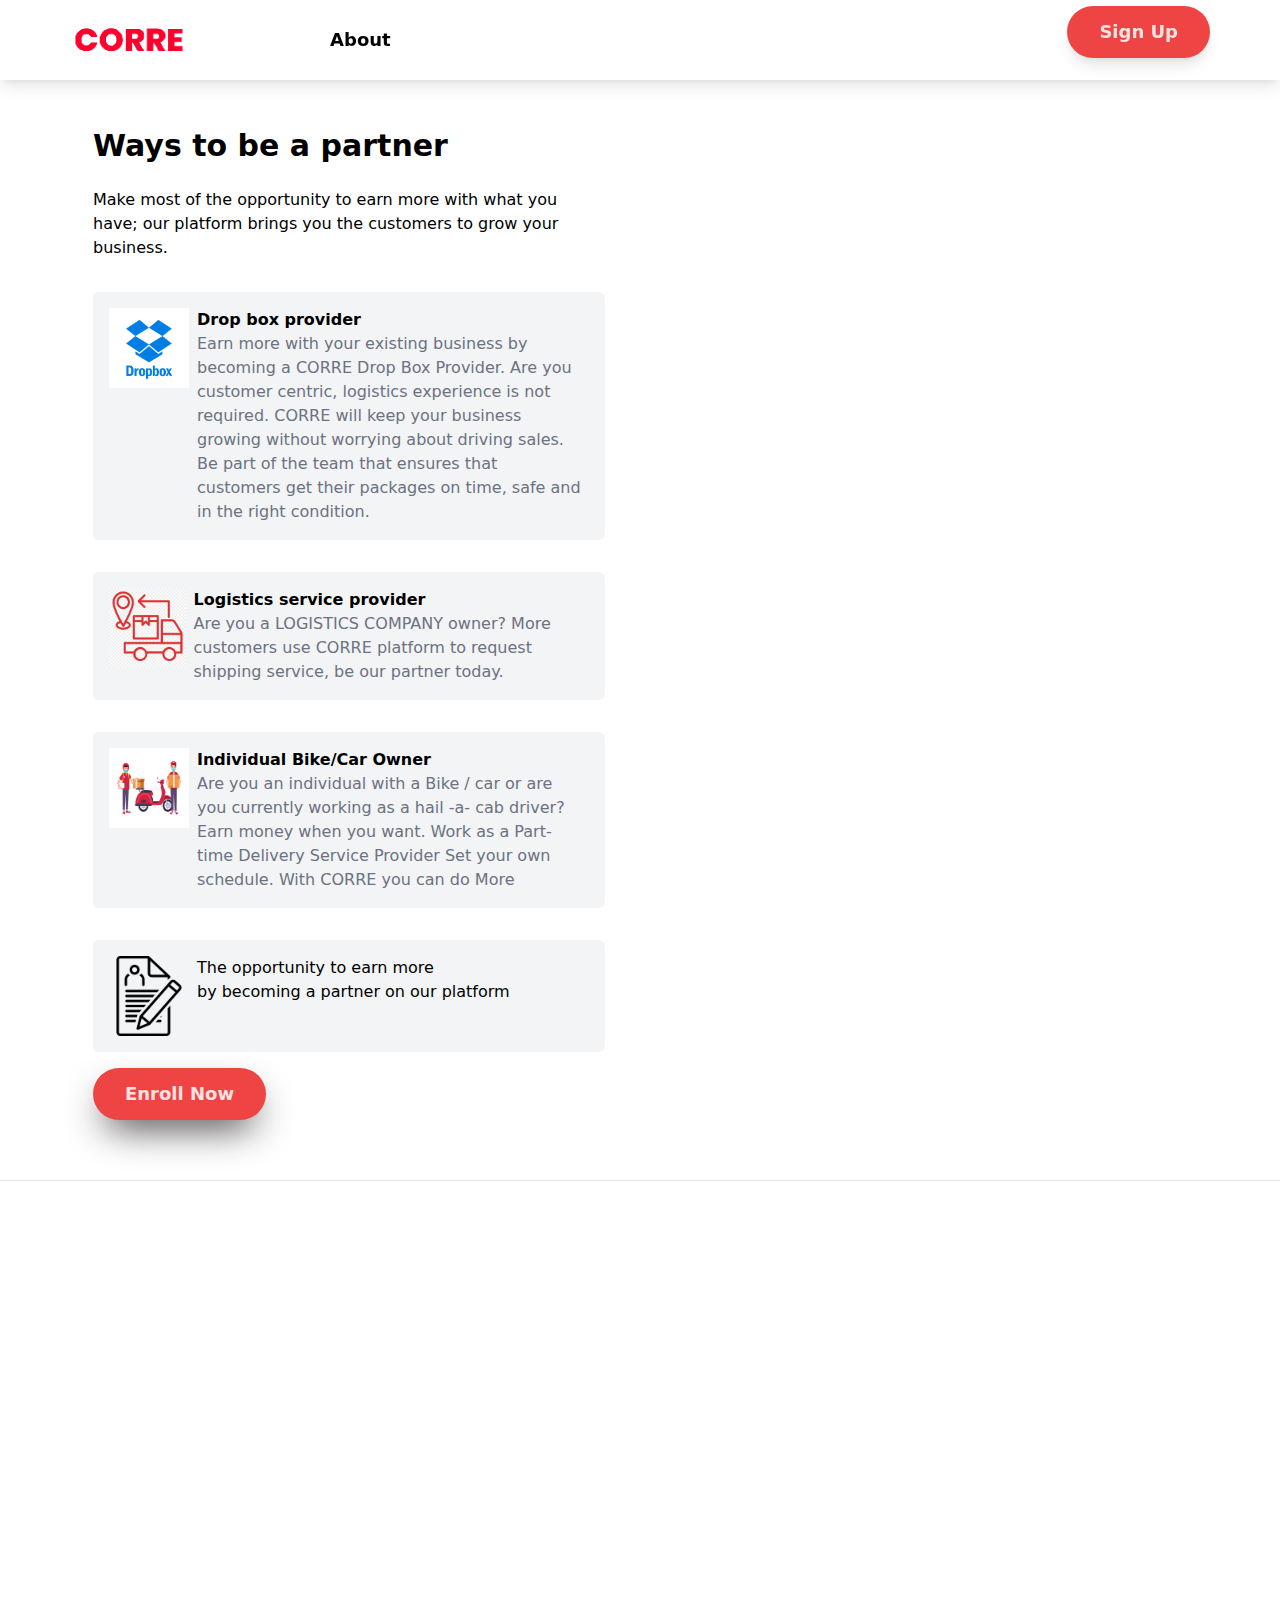
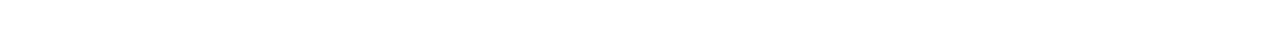
<file: partner.html>
<!DOCTYPE html>
<html>

<head>
  <meta charset="UTF-8" />
  <meta name="viewport" content="width=device-width, initial-scale=1.0" />
  <link href="./assets/css/tailwind.css" rel="stylesheet" />
  <link rel="stylesheet" href="./assets/css/styles.css" />
  <title>Partner With us</title>
  <link rel="stylesheet" href="./assets/css/aos.css" />
  <!-- ... -->
</head>

<body>
  <div class="mx-auto">
    <header class="header z-50 fixed h-16 top-0 left-0 md:h-20 w-full bg-white shadow-lg">
      <div class="container relative z-30 flex h-full w-full items-center px-5 mx-auto" style="max-width: 1180px">
        <a href="/" class="h-full flex bg-white items-center">
          <img src="./assets/img/logo.png"
            class="justify-self-start transition duration-500 ease-in-out transform hover:scale-110" alt="corre" />
        </a>
        <div class="w-full hidden md:flex">
          <nav class="first-links w-56 flex justify-self-start justify-end">
            <a href="about.html" class="p-5 text-lg font-semibold hover:text-red-600">About</a>
          </nav>
          <div class="flex-1"></div>
          <nav class="right-links flex items-center h-full justify-self-end">

            <a href="partner.html"
              class="bg-red-500 shadow-lg btn-move-animate text-red-100 hover:bg-red-600 text-lg font-bold px-8 py-3 rounded-full">Sign
              Up</a>
          </nav>
        </div>
        <!-- mobile button goes here -->
        <div id="menuToggle" class="md:hidden w-full justify-self-end flex items-center">
          <div class="flex-1"></div>

          <input id="menu-toggle" type="checkbox" class="hidden" />
          <div id="menu" style="z-index: -20"
            class="mobile-menu absolute w-full left-0 top-14 bg-white overflow-hidden transition duration-700 ease-in-out transform md:hidden">
            <a href="about.html" class="block py-3 pl-8 border-b px-4 text-lg font-medium hover:bg-gray-200">About</a>
            <a href="contact.html" class="block py-3 pl-8 border-b px-4 text-lg font-medium hover:bg-gray-200">Contact
              Us</a>

            <a href="partner.html" class="block py-3 pl-8 border-b px-4 text-lg font-medium hover:bg-gray-200">Sign
              Up</a>
          </div>
          <!-- id="menuToggle" -->
          <label for="menu-toggle" class="flex flex-col content-between border-none">
            <span class="border w-7 my-1 border-black"></span>
            <span class="border w-7 my-1 border-black"></span>
            <span class="border w-7 my-1 border-black"></span>
          </label>
        </div>
      </div>
      <!-- mobile menu -->
    </header>

    <section class="flex min-h-full border-b bg-white mt-16 pb-10 md:mt-20">
      <div class="container grid md:grid-cols-2 pt-6 gap-6 h-full w-full items-start px-5 mx-auto"
        style="max-width: 1180px">
        <div class="w-full">
          <div class="max-w-lg mx-auto md:mr-auto">
            <h2 class="text-3xl py-6 font-bold">Ways to be a partner</h2>
            <p class="mb-6">
              Make most of the opportunity to earn more with what you have;
              our platform brings you the customers to grow your business.
            </p>
            <div class="grid gap-4 xs:grid-cols-1 mt-2 sm:grid-cols-2 md:grid-cols-1">

              <div class="flex bg-gray-100 flex-col rounded-md md:flex-row p-4 my-2">
                <img src="./assets/img/dropbox.jpg" alt="..." class="mx-auto h-20 w-20" />
                <div class="px-2">
                  <h3 class="font-bold">Drop box provider</h3>
                  <p class="text-gray-500">
                    Earn more with your existing business by becoming a CORRE
                    Drop Box Provider. Are you customer centric, logistics
                    experience is not required. CORRE will keep your business
                    growing without worrying about driving sales. Be part of
                    the team that ensures that customers get their packages on
                    time, safe and in the right condition.
                  </p>
                </div>
              </div>
              <div class="flex bg-gray-100 flex-col rounded-md md:flex-row p-4 my-2">
                <img src="./assets/img/logistics.png" alt="..." class="mx-auto h-20 w-20" />
                <div class="px-2">
                  <h3 class="font-bold">Logistics service provider</h3>
                  <p class="text-gray-500">
                    Are you a LOGISTICS COMPANY owner? More customers use
                    CORRE platform to request shipping service, be our partner
                    today.
                  </p>
                </div>
              </div>
              <div class="flex bg-gray-100 flex-col rounded-md md:flex-row p-4 my-2">
                <img src="./assets/img/delivery.jpg" alt="..." class="mx-auto h-20 w-20" />
                <div class="px-2">
                  <h3 class="font-bold">Individual Bike/Car Owner</h3>
                  <p class="text-gray-500">
                    Are you an individual with a Bike / car or are you
                    currently working as a hail -a- cab driver? Earn money
                    when you want. Work as a Part-time Delivery Service
                    Provider Set your own schedule. With CORRE you can do More
                  </p>
                </div>
              </div>
              <div class="flex bg-gray-100 flex-col rounded-md md:flex-row p-4 mt-2">
                <img src="./assets/img/enroll.png" alt="..." class="mx-auto h-20 w-20" />
                <div class="px-2 text-center md:text-left w-full">

                  <p>The opportunity to earn more <br />by becoming a partner on our platform</p>
                </div>
              </div>
              <div class="flex flex-wrap">
                <a href="signup.html"
                  class="bg-red-500 btn-move-animate shadow-cus mr-5 mb-5 text-red-100 hover:bg-red-600 text-lg font-bold px-8 py-3 rounded-full">Enroll
                  Now</a>
              </div>
            </div>
          </div>
        </div>
        <!--<div class="w-full mt-6 md:mt-auto md:p-6 rounded-md">-->
        <!--  <form class="p-4 mx-auto pt-6 max-w-xl rounded-3xl border shadow-home-list" action="">-->
        <!--    <div class="flex flex-col mb-2">-->
        <!--      <label for="email" class="font-semibold">Email Address</label>-->
        <!--      <input type="email" name="email" placeholder="example@mail.com"-->
        <!--        class="px-5 py-3 font-medium my-1 rounded-full border hover:border-corre focus:outline-none"-->
        <!--        id="email" />-->
        <!--    </div>-->
        <!--    <div class="flex flex-col mb-2">-->
        <!--      <label for="password" class="font-semibold">Password</label>-->
        <!--      <input type="password" name="password"-->
        <!--        class="px-5 py-3 font-medium my-1 rounded-full border hover:border-corre focus:outline-none"-->
        <!--        placeholder="Enter Password" id="password" />-->
        <!--    </div>-->
        <!--    <div class="flex flex-col mb-2">-->
        <!--      <label for="confirm-password" class="font-semibold">Repeat Password</label>-->
        <!--      <input type="password" name="confirmPassword"-->
        <!--        class="px-5 py-3 font-medium my-1 rounded-full border hover:border-corre focus:outline-none"-->
        <!--        placeholder="Confirm Password" id="confirm-password" />-->
        <!--    </div>-->
        <!--    <div class="flex flex-col mb-2">-->
        <!--      <label for="firstname" class="font-semibold">First Name</label>-->
        <!--      <input type="text" name="firstname"-->
        <!--        class="px-5 py-3 font-medium my-1 rounded-full border hover:border-corre focus:outline-none"-->
        <!--        placeholder="Input First Name" id="firstname" />-->
        <!--    </div>-->
        <!--    <div class="flex flex-col mb-2">-->
        <!--      <label for="lastname" class="font-semibold">Last Name</label>-->
        <!--      <input type="text" name="lastname"-->
        <!--        class="px-5 py-3 font-medium my-1 rounded-full border hover:border-corre focus:outline-none"-->
        <!--        placeholder="Input Last Name" id="lastname" />-->
        <!--    </div>-->

        <!--    <div class="flex flex-col mb-2">-->
        <!--      <label for="phoneno" class="font-semibold">Phone Number</label>-->
        <!--      <input type="text" name="phoneno"-->
        <!--        class="px-5 py-3 font-medium my-1 rounded-full border hover:border-corre focus:outline-none"-->
        <!--        placeholder="Input Phone Number" id="phoneno" />-->
        <!--    </div>-->

        <!--    <div class="flex flex-col mb-2">-->
        <!--      <label for="address" class="font-semibold">Address</label>-->
        <!--      <input type="text" name="address"-->
        <!--        class="px-5 py-3 font-medium my-1 rounded-full border hover:border-corre focus:outline-none"-->
        <!--        placeholder="Input Address" id="address" />-->
        <!--    </div>-->

        <!--    <div class="flex flex-col mb-2">-->
        <!--      <label for="town" class="font-semibold">Town</label>-->
        <!--      <input type="text" name="town"-->
        <!--        class="px-5 py-3 font-medium my-1 rounded-full border hover:border-corre focus:outline-none"-->
        <!--        placeholder="Input Town" id="town" />-->
        <!--    </div>-->

        <!--    <div class="flex flex-col mb-2">-->
        <!--      <label for="religion" class="font-semibold">Religion</label>-->
        <!--      <input type="text" name="religion"-->
        <!--        class="px-5 py-3 font-medium my-1 rounded-full border hover:border-corre focus:outline-none"-->
        <!--        placeholder="Input Religion" id="religion" />-->
        <!--    </div>-->

        <!--    <div class="flex flex-col mb-2">-->
        <!--      <label for="postal" class="font-semibold">Postal Code / Zip</label>-->
        <!--      <input type="text" name="postal"-->
        <!--        class="px-5 py-3 font-medium my-1 rounded-full border hover:border-corre focus:outline-none"-->
        <!--        placeholder="Input Postal Code/Zip" id="postal" />-->
        <!--    </div>-->

        <!--    <div class="flex flex-col mb-2">-->
        <!--      <label for="country" class="font-semibold">Country</label>-->
        <!--      <select type="text" name="country"-->
        <!--        class="px-5 py-3 font-medium my-1 rounded-full border hover:border-corre focus:outline-none"-->
        <!--        placeholder="Select Country" id="country">-->
        <!--        <option value="Chad">Chad</option>-->
        <!--        <option value="Ghana">Ghana</option>-->
        <!--        <option value="Nigeria" selected>Nigeria</option>-->
        <!--        <option value="Togo">Togo</option>-->
        <!--      </select>-->
        <!--    </div>-->
        <!--    <div class="flex flex-col my-4">-->
        <!--      <button type="submit"-->
        <!--        class="bg-red-500 shadow-lg btn-move-animate text-red-100 hover:bg-red-600 text-lg font-bold px-8 py-3 rounded-full">-->
        <!--        Submit-->
        <!--      </button>-->
        <!--    </div>-->
        <!--  </form>-->
        <!--</div>-->
      </div>
    </section>
    <!-- Body -->
    <footer class="flex bg-white min-h-full mt-16 py-1">
      <div class="container flex flex-col md:flex-row h-full w-full px-5 mx-auto" data-aos="fade"
        data-aos-duration="3000" style="max-width: 1180px">
        <div class="w-full h-full">
          <div class="grid grid-col-footer gap-6 w-full border-b pb-8">
            <div class="w-full">
              <a href="/" class="flex mb-2 items-center">
                <img src="./assets/img/logo.png"
                  class="justify-self-start transition duration-500 ease-in-out transform hover:scale-110"
                  alt="corre" />
              </a>
              <p class="text-base text-gray-800 font-semibold mb-6">
                Earn more with your existing business by becoming a CORRE Drop
                Box Provider.
              </p>
              <div class="text-corre space-x-4">
                <a href="https://www.facebook.com" target="_blank" class="inline-block"><img
                    src="./assets/img/facebook.svg" width="20" alt="" /></a><a href="https://twitter.com"
                  target="_blank" class="inline-block"><img src="./assets/img/twitter.svg" width="20" alt="" /></a><a
                  href="https://www.instagram.com" target="_blank" class="inline-block"><img
                    src="./assets/img/instagram.svg" width="20" alt="" /></a><a href="https://www.linkedin.com"
                  target="_blank" class="social-icon inline-block"><img src="./assets/img/linkedin.svg" width="20"
                    alt="" /></a>
              </div>
            </div>
            <div class="w-full flex flex-col">
              <h4 class="font-bold mb-4">Pages</h4>
              <ul role="list" class="block">
                <li class="text-corre font-semibold pb-3">
                  <a href="index.html" aria-current="page" class="">Company </a>
                </li>
                <li class="text-gray-500 font-semibold pb-3">
                  <a href="about.html" class="">About Us</a>
                </li>
                <li class="text-gray-500 font-semibold pb-3">
                  <a href="career.html" class="">Career</a>
                </li>
                <li class="text-gray-500 font-semibold pb-3">
                  <a href="partner.html" class="">Partners ✨ </a>
                </li>
                <li class="text-gray-500 font-semibold pb-3">
                  <a href="privacy.html" class="">Privacy </a>
                </li>
              </ul>
            </div>
            <div class="w-full flex flex-col">
              <h4 class="font-bold mb-4">Support</h4>
              <ul role="list" class="block">
                <li class="text-gray-500 font-semibold pb-3">
                  <a href="contact.html" class="">Contact</a>
                </li>
                <li class="text-gray-500 font-semibold pb-3">
                  <a href="faq.html" class="">FAQS</a>
                </li>
                <li class="text-gray-500 font-semibold pb-3">
                  <a href="correforbusiness.html" class="">Business Sign Up</a>
                </li>
                <li class="text-gray-500 font-semibold pb-3">
                  <a href="#" class="">Media </a>
                </li>
                <li class="text-gray-500 font-semibold pb-3">
                  <a href="#" class="">Find a CORRE City </a>
                </li>
                <li class="text-gray-500 font-semibold pb-3">
                  <a href="terms.html" class="">Terms </a>
                </li>
              </ul>
            </div>
            <div class="w-full flex flex-col">
              <h4 class="font-bold mb-4">Download our App</h4>
              <p class="text-base text-gray-800 font-semibold mb-6">
                Our core service is developing technology that changes how
                people can ship their goods from point a to point b without
                leaving their home or business.
              </p>
              <div class="flex flex-wrap">
                <a href="#"
                  class="flex justify-center bg-red-500 btn-move-animate hover:shadow-cus mr-5 mb-5 text-red-100 hover:bg-red-600 text-lg font-bold px-3 py-3 rounded-full">
                  <img src="./assets/img/app-store-button.svg" alt="" class="w-9/12" />
                </a>
                <a href="#"
                  class="flex justify-center bg-red-500 btn-move-animate hover:shadow-cus mr-5 mb-5 text-red-100 hover:bg-red-600 text-lg font-bold px-3 py-3 rounded-full">
                  <img src="./assets/img/play-store-button.svg" alt="" class="w-9/12" />
                </a>
              </div>
            </div>
          </div>
          <div class="flex flex-col text-center justify-center p-8">
            <div>
              &copy; Copyright 2021
              <a href="/" class="text-corre underline">RYVATON LTD</a>
            </div>
            <div>Designed By Triumphant Communication Limited</div>
          </div>
        </div>
      </div>
    </footer>
  </div>
  <script src="./assets/js/aos.js"></script>
  <script src="./assets/js/script.js"></script>
</body>

</html>
</file>
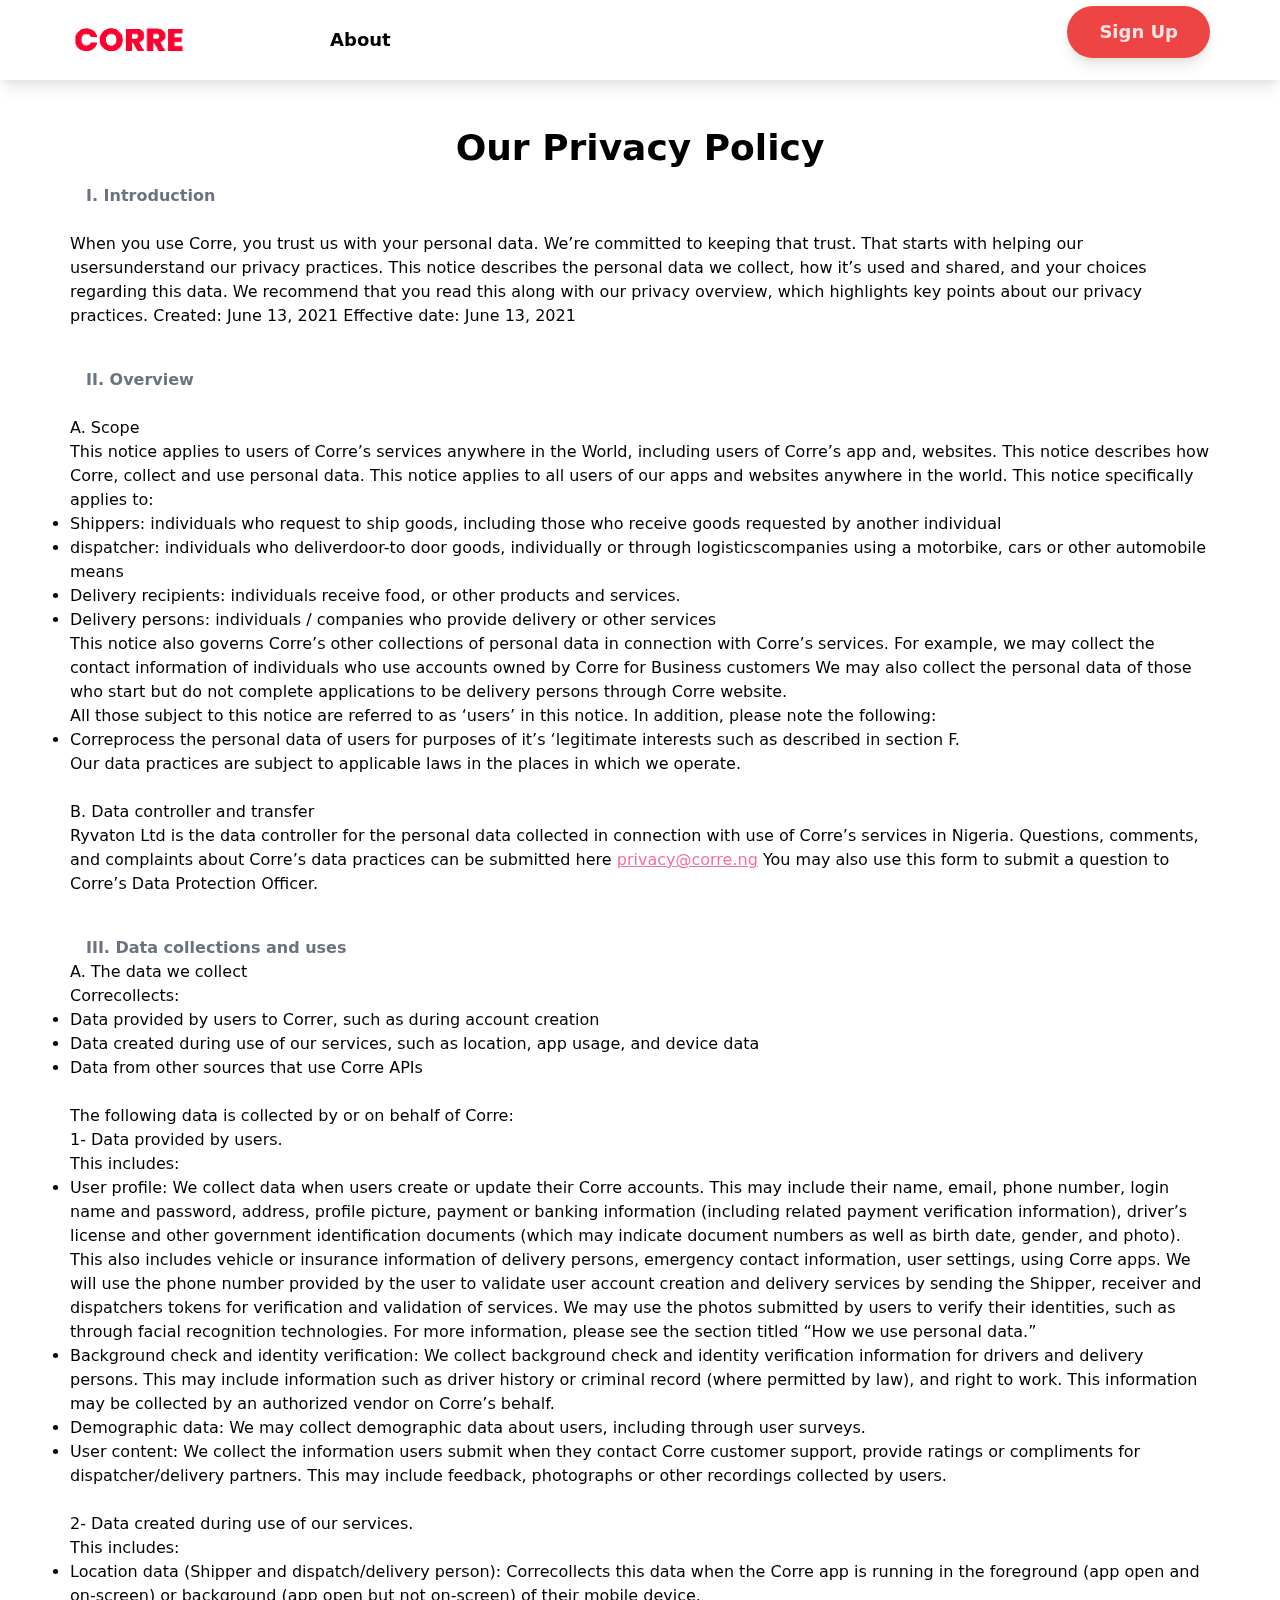
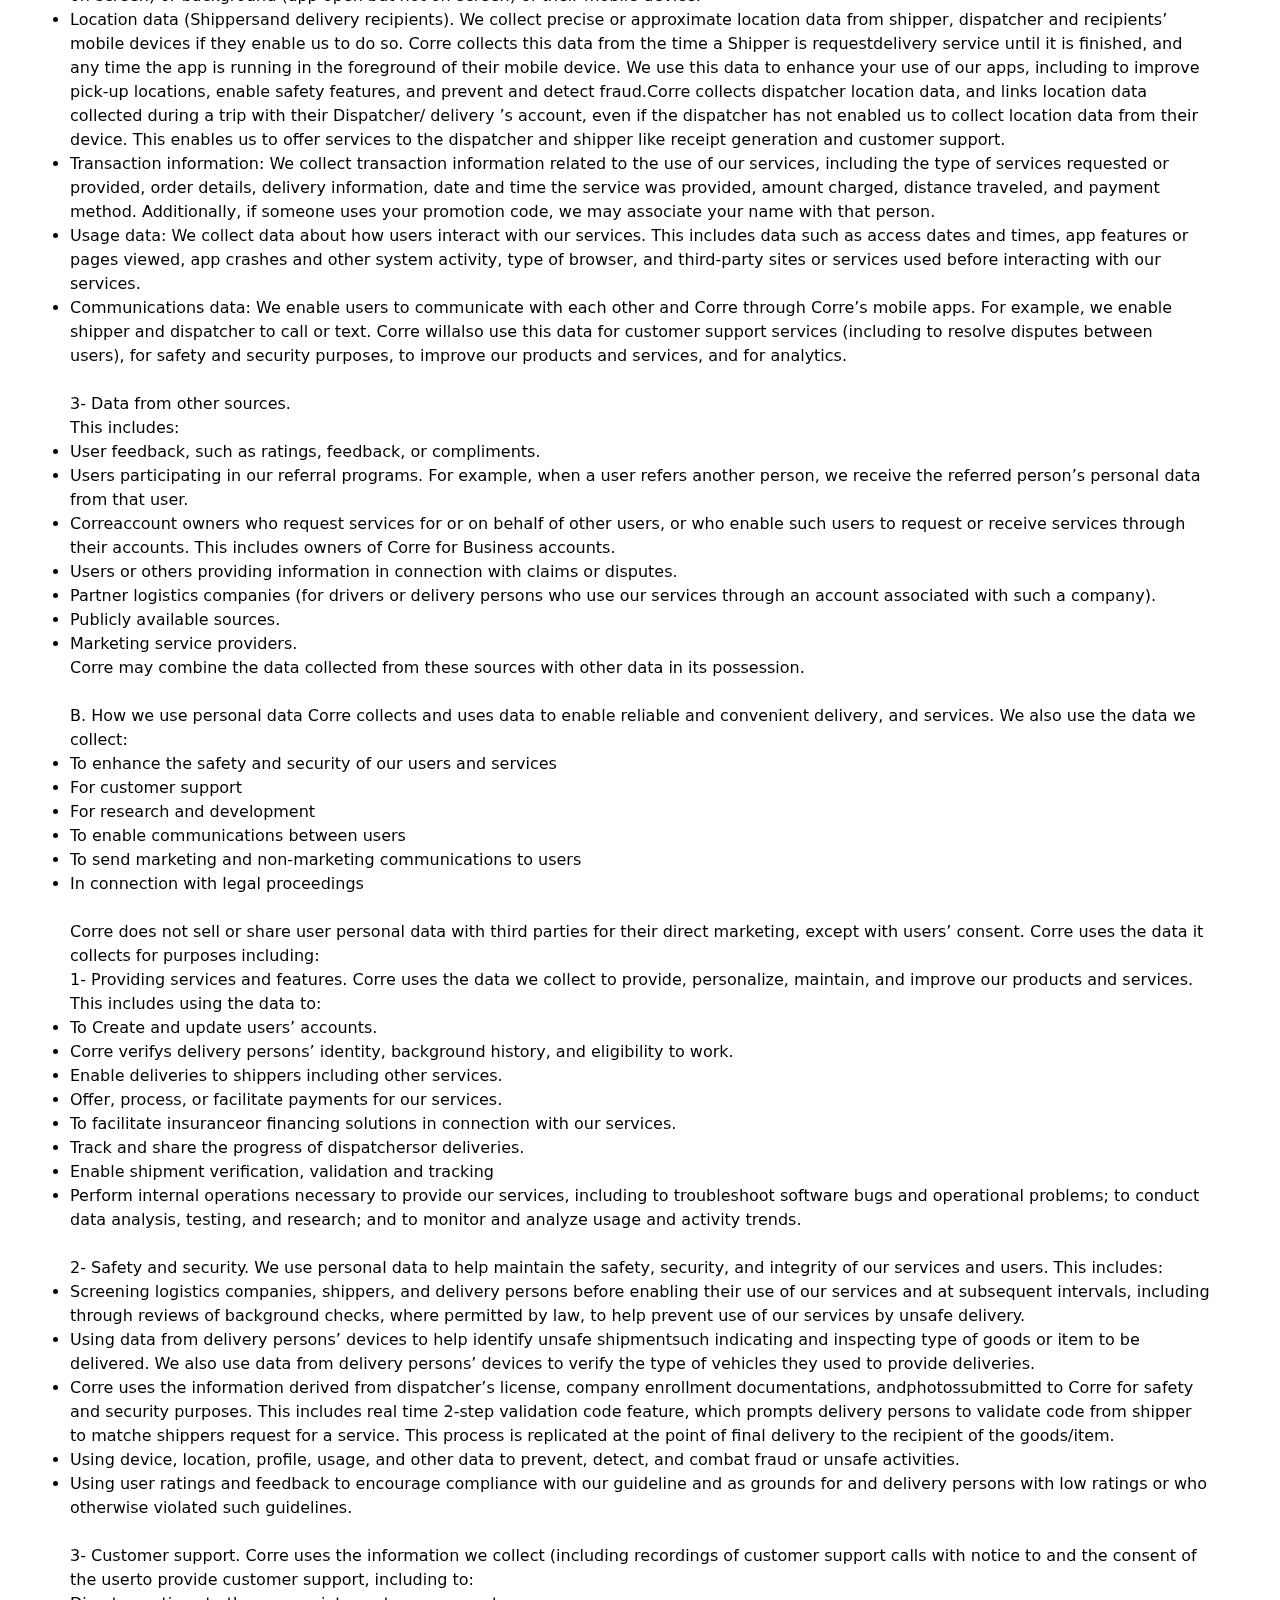
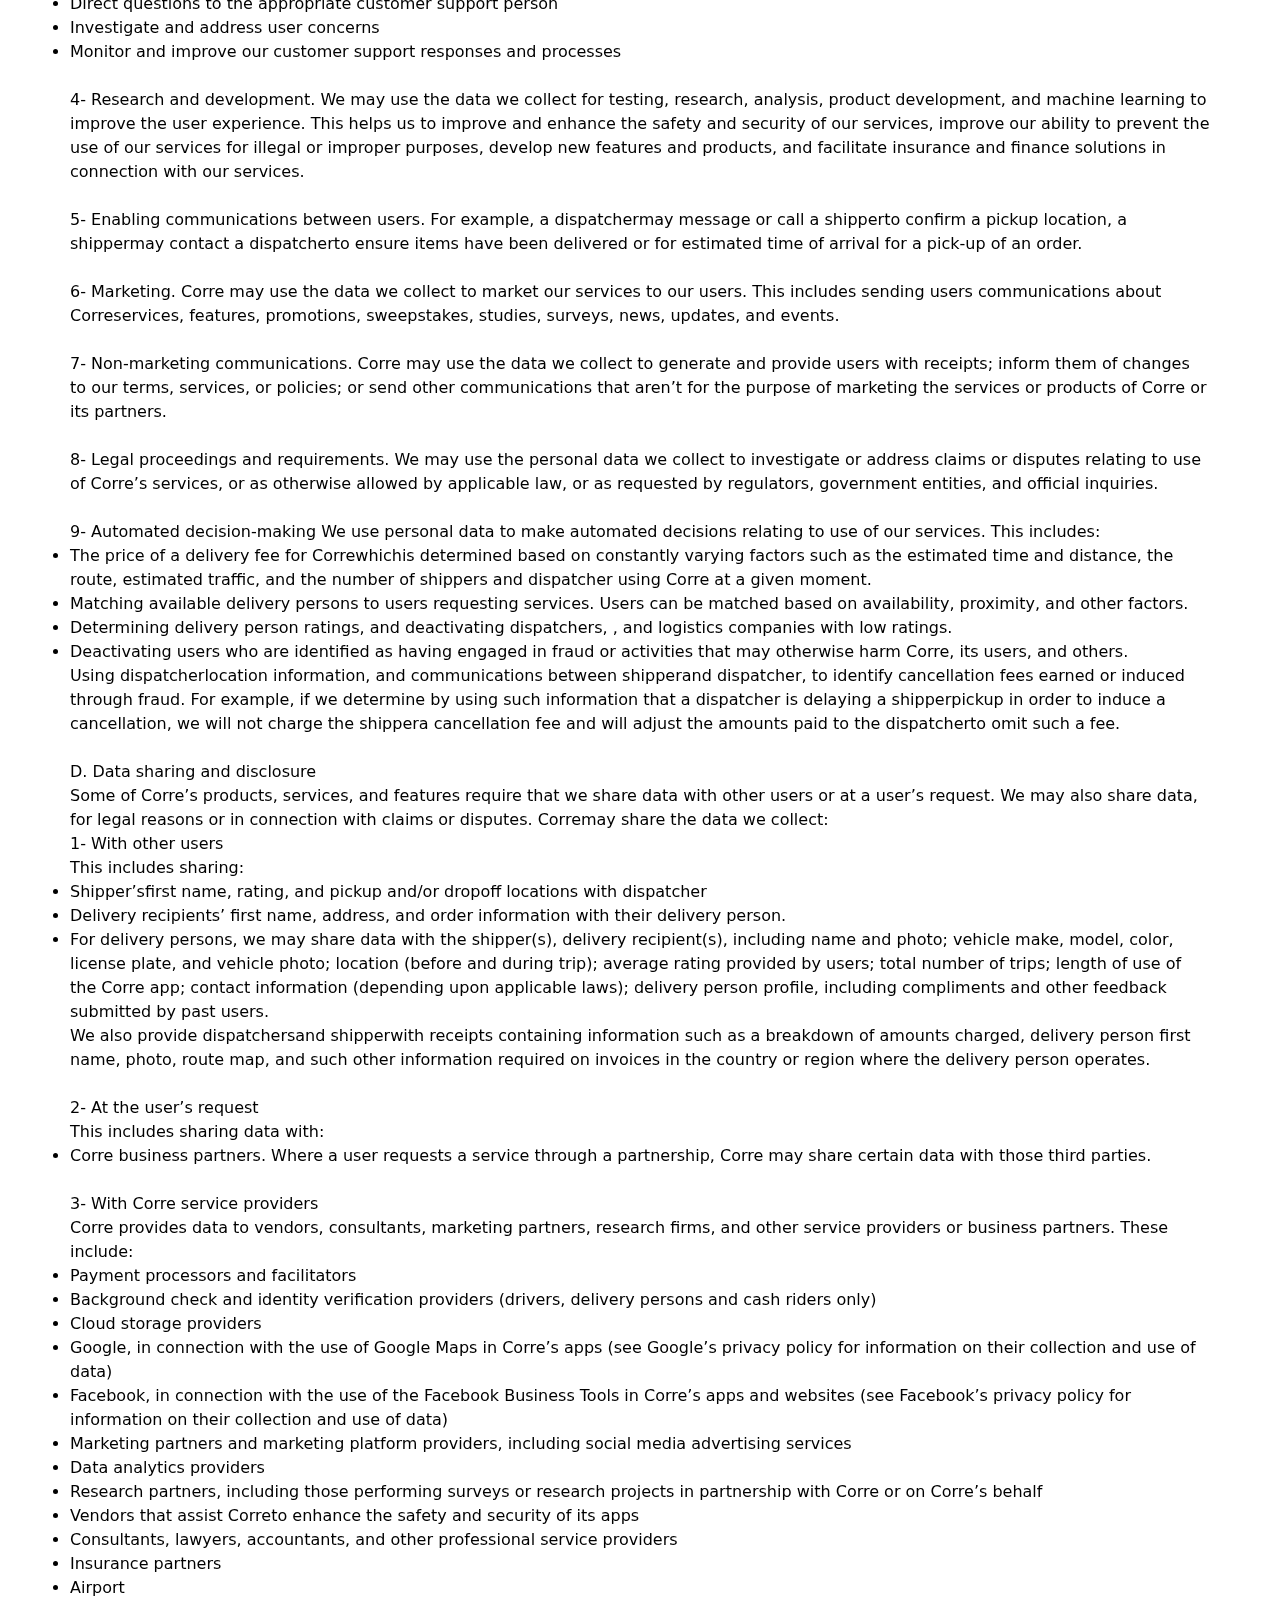
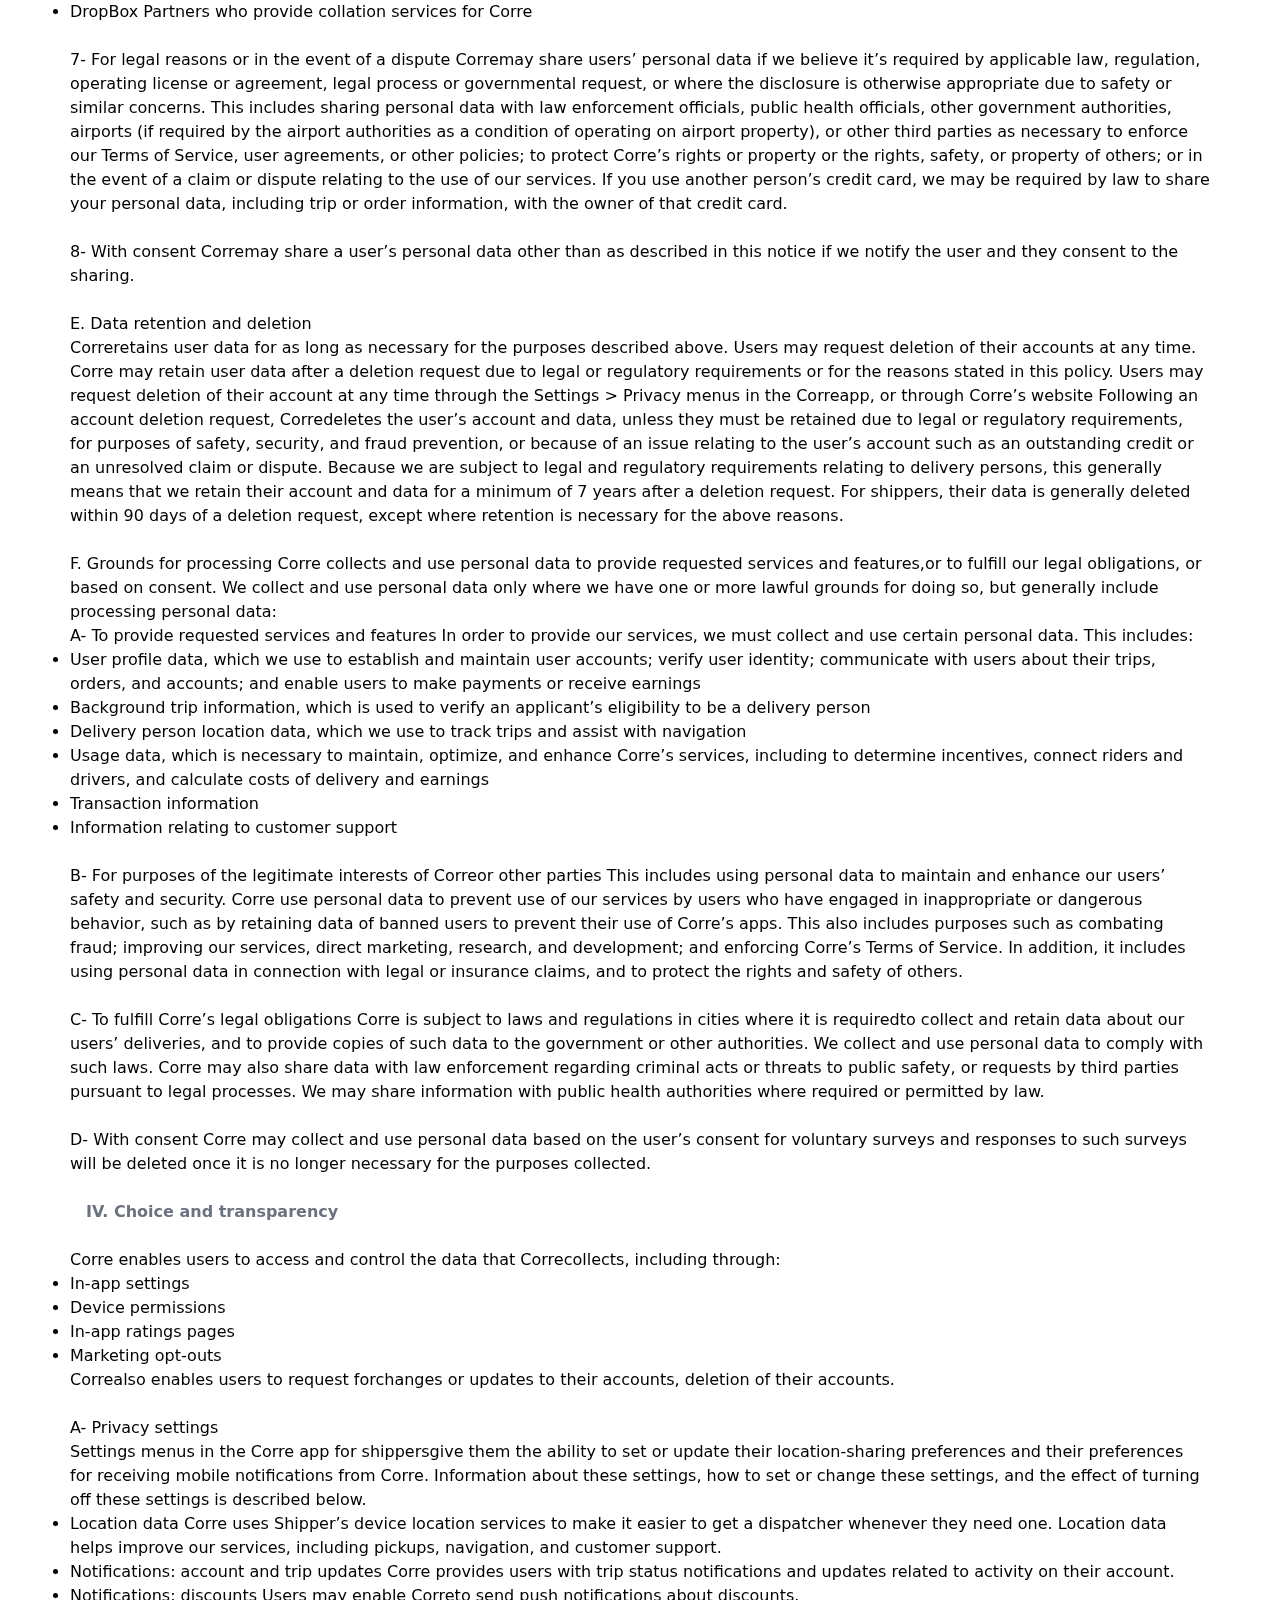
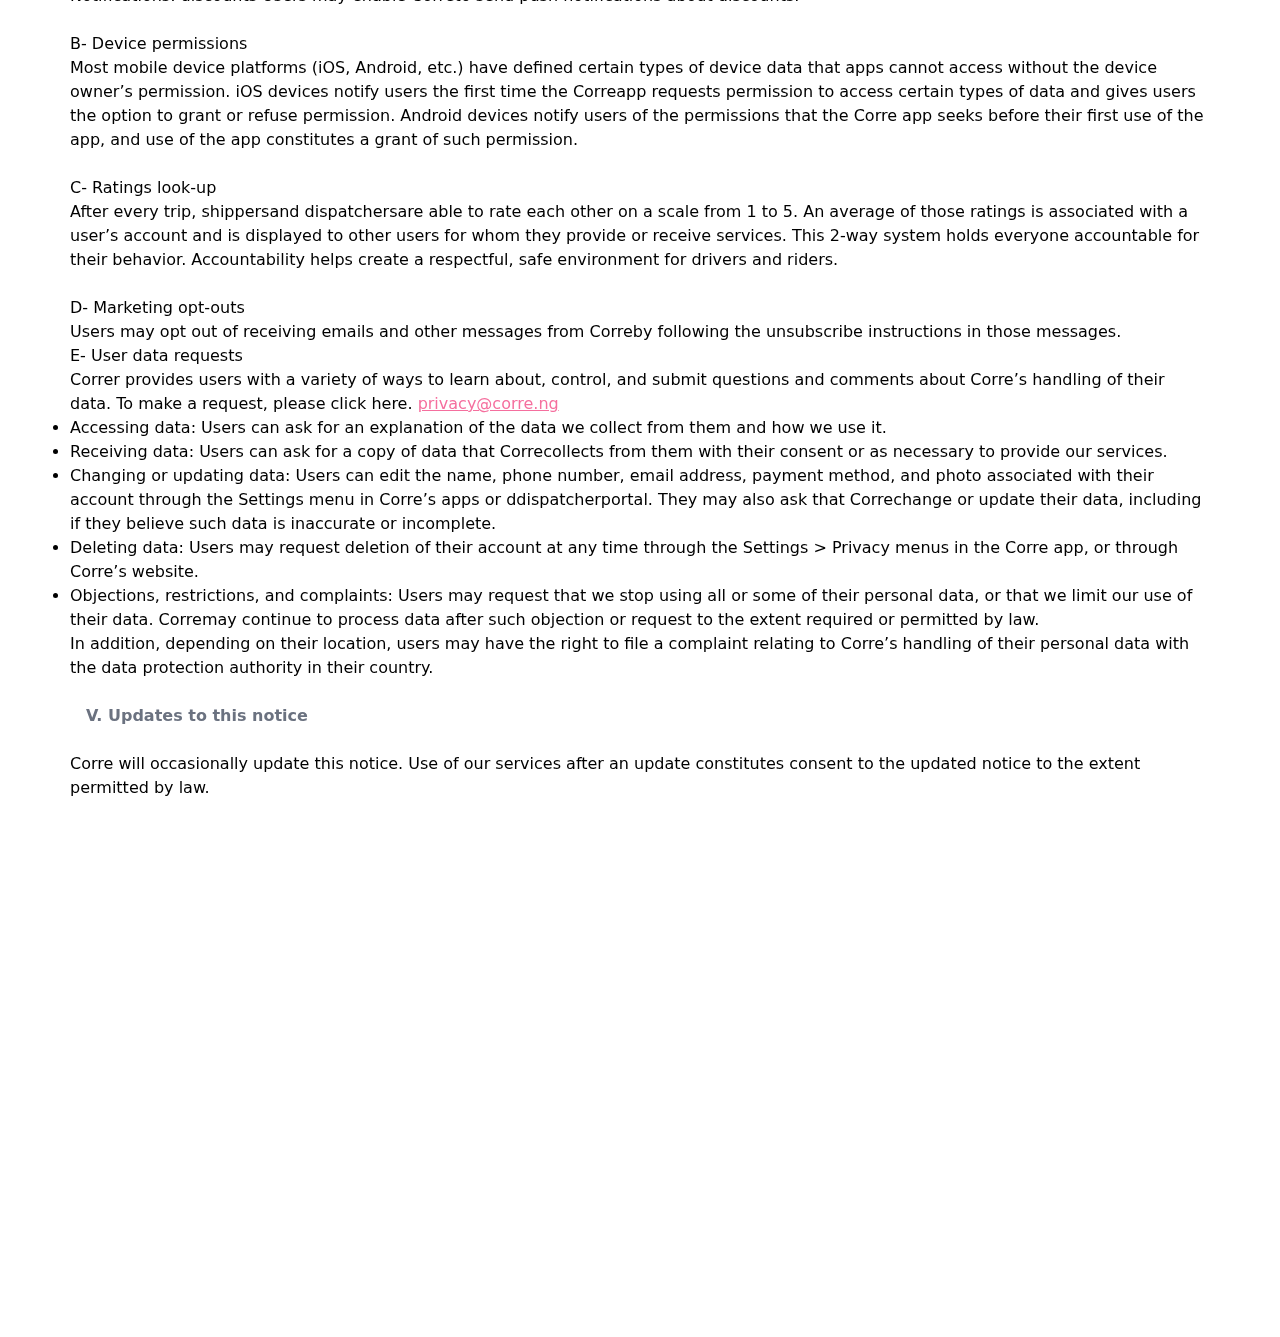
<file: privacy.html>
<!DOCTYPE html>
<html>

<head>
    <meta charset="UTF-8" />
    <meta name="viewport" content="width=device-width, initial-scale=1.0" />
    <link href="./assets/css/tailwind.css" rel="stylesheet" />
    <link rel="stylesheet" href="./assets/css/styles.css" />
    <title>Privacy Policy</title>
    <link rel="stylesheet" href="./assets/css/aos.css" />
</head>

<body>
    <div class="mx-auto">
        <header class="header z-50 fixed h-16 top-0 left-0 md:h-20 w-full bg-white shadow-lg">
            <div class="container relative z-30 flex h-full w-full items-center px-5 mx-auto" style="max-width: 1180px">
                <a href="/" class="h-full flex bg-white items-center">
                    <img src="./assets/img/logo.png"
                        class="justify-self-start transition duration-500 ease-in-out transform hover:scale-110"
                        alt="corre" />
                </a>
                <div class="w-full hidden md:flex">
                    <nav class="first-links w-56 flex justify-self-start justify-end">
                        <a href="about.html" class="p-5 text-lg font-semibold hover:text-red-600">About</a>
                    </nav>
                    <div class="flex-1"></div>
                    <nav class="right-links flex items-center h-full justify-self-end">

                        <a href="partner.html"
                            class="bg-red-500 shadow-lg btn-move-animate text-red-100 hover:bg-red-600 text-lg font-bold px-8 py-3 rounded-full">Sign
                            Up</a>
                    </nav>
                </div>
                <!-- mobile button goes here -->
                <div id="menuToggle" class="md:hidden w-full justify-self-end flex items-center">
                    <div class="flex-1"></div>

                    <input id="menu-toggle" type="checkbox" class="hidden" />
                    <div id="menu" style="z-index: -20"
                        class="mobile-menu absolute w-full left-0 top-14 bg-white overflow-hidden transition duration-700 ease-in-out transform md:hidden">
                        <a href="about.html"
                            class="block py-3 pl-8 border-b px-4 text-lg font-medium hover:bg-gray-200">About</a>
                        <a href="contact.html"
                            class="block py-3 pl-8 border-b px-4 text-lg font-medium hover:bg-gray-200">Contact
                            Us</a>

                        <a href="partner.html"
                            class="block py-3 pl-8 border-b px-4 text-lg font-medium hover:bg-gray-200">Sign
                            Up</a>
                    </div>
                    <!-- id="menuToggle" -->
                    <label for="menu-toggle" class="flex flex-col content-between border-none">
                        <span class="border w-7 my-1 border-black"></span>
                        <span class="border w-7 my-1 border-black"></span>
                        <span class="border w-7 my-1 border-black"></span>
                    </label>
                </div>
            </div>
            <!-- mobile menu -->
        </header>
        <section class="flex" data-aos="fade" data-aos-duration="3000">
            <div class="container flex flex-col mb-5 h-full w-full mb-16 items-center px-5 mx-auto mt-28"
                style="max-width: 1180px">
                <h1 class="my-4 text-2xl px-4 md:text-4xl font-bold">
                    Our Privacy Policy
                </h1>
                <div>
                    <h2 class="text-gray-500 max-w-lg px-4 font-semibold"> I. Introduction</h2><br>
                    <p>When you use Corre, you trust us with your personal data. We’re committed to keeping that trust.
                        That starts with helping our usersunderstand our privacy practices.
                        This notice describes the personal data we collect, how it’s used and shared, and your choices
                        regarding this data. We recommend that you read this along with our privacy overview, which
                        highlights key points about our privacy practices.
                        Created: June 13, 2021
                        Effective date: June 13, 2021</p>

                    <h2 class="text-gray-500 max-w-lg px-4 font-semibold mt-10">II. Overview</h2><br>
                    A. Scope
                    <p>This notice applies to users of Corre’s services anywhere in the World, including users of
                        Corre’s app and, websites.
                        This notice describes how Corre, collect and use personal data. This notice applies to all users
                        of our apps and websites anywhere in the world. This notice specifically applies to:
                        <li>Shippers: individuals who request to ship goods, including those who receive goods
                            requested by
                            another individual</li>
                        <li>dispatcher: individuals who deliverdoor-to door goods, individually or through
                            logisticscompanies
                            using a motorbike, cars or other automobile means</li>
                        <li>Delivery recipients: individuals receive food, or other products and services.</li>
                        <li> Delivery persons: individuals / companies who provide delivery or other services</li>
                        This notice also governs Corre’s other collections of personal data in connection with
                        Corre’s services. For example, we may collect the contact information of individuals who use
                        accounts owned by Corre for Business customers We may also collect the personal data of those
                        who start but
                        do not complete applications to be delivery persons through Corre website.
                    </p>

                    <p>All those subject to this notice are referred to as ‘users’ in this notice.
                        In addition, please note the following:
                        <li>Correprocess the personal data of users for purposes of it’s ‘legitimate interests such as
                            described in section F.</li>
                        Our data practices are subject to applicable laws in the places in which we operate.
                    </p><br>
                    B. Data controller and transfer
                    <p>Ryvaton Ltd is the data controller for the personal data collected in connection with use of
                        Corre’s
                        services in Nigeria. Questions, comments, and complaints about Corre’s data practices
                        can be submitted here <a href="mailto:privacya@corre.ng"
                            class="text-corre underline">privacy@corre.ng</a> You may also use this
                        form to
                        submit a question to Corre’s Data Protection Officer.
                    </p>

                    <h2 class="text-gray-500 max-w-lg px-4 font-semibold mt-10">III. Data collections and uses</h2>
                    A. The data we collect
                    <p>Correcollects:
                        <li>Data provided by users to Correr, such as during account creation</li>
                        <li>Data created during use of our services, such as location, app usage, and device data</li>
                        <li> Data from other sources that use Corre APIs</li><br>
                        The following data is collected by or on behalf of Corre:
                    <ol> 1- Data provided by users.</ol> This includes:
                    <li> User profile: We collect data when users create or update their Corre accounts. This may
                        include
                        their name, email, phone number, login name and password, address, profile picture, payment or
                        banking information (including related payment verification information), driver’s license and
                        other
                        government identification documents (which may indicate document numbers as well as birth date,
                        gender, and photo). This also includes vehicle or insurance information of delivery persons,
                        emergency contact information, user settings, using Corre apps. We will use the phone number
                        provided by the user to validate user account creation and delivery services by sending the
                        Shipper,
                        receiver and dispatchers tokens for verification and validation of services.
                        We may use the photos submitted by users to verify their identities, such as through facial
                        recognition technologies. For more information, please see the section titled “How we use
                        personal
                        data.”</li>
                    <li> Background check and identity verification: We collect background check and identity
                        verification
                        information for drivers and delivery persons. This may include information such as driver
                        history or
                        criminal record (where permitted by law), and right to work. This information may be collected
                        by an
                        authorized vendor on Corre’s behalf.</li>
                    <li>Demographic data: We may collect demographic data about users, including through user surveys.
                    </li>
                    <li>User content: We collect the information users submit when they contact Corre customer
                        support,
                        provide ratings or compliments for dispatcher/delivery partners. This may include feedback,
                        photographs or other recordings collected by users.</li><br>
                    <ol>2- Data created during use of our services.</ol> This includes:
                    <li>Location data (Shipper and dispatch/delivery person): Correcollects this data when the Corre
                        app
                        is running in the foreground (app open and on-screen) or background (app open but not on-screen)
                        of
                        their mobile device.</li>
                    <li> Location data (Shippersand delivery recipients). We collect precise or approximate location
                        data
                        from shipper, dispatcher and recipients’ mobile devices if they enable us to do so. Corre
                        collects
                        this data from the time a Shipper is requestdelivery service until it is finished, and any time
                        the
                        app is running in the foreground of their mobile device. We use this data to enhance your use of
                        our
                        apps, including to improve pick-up locations, enable safety features, and prevent and detect
                        fraud.Corre collects dispatcher location data, and links location data collected during a trip
                        with
                        their Dispatcher/ delivery ’s account, even if the dispatcher has not enabled us to collect
                        location
                        data from their device. This enables us to offer services to the dispatcher and shipper like
                        receipt
                        generation and customer support.</li>
                    <li>Transaction information: We collect transaction information related to the use of our
                        services,
                        including the type of services requested or provided, order details, delivery information, date
                        and
                        time the service was provided, amount charged, distance traveled, and payment method.
                        Additionally,
                        if someone uses your promotion code, we may associate your name with that person.</li>
                    <li> Usage data: We collect data about how users interact with our services. This includes data
                        such as
                        access dates and times, app features or pages viewed, app crashes and other system activity,
                        type of
                        browser, and third-party sites or services used before interacting with our services.</li>
                    <li> Communications data: We enable users to communicate with each other and Corre through Corre’s
                        mobile apps. For example, we enable shipper and dispatcher to call or text. Corre willalso use
                        this
                        data for customer support services (including to resolve disputes between users), for safety and
                        security purposes, to improve our products and services, and for analytics.</li><br>

                    <ol>3- Data from other sources.</ol> This includes:
                    <li> User feedback, such as ratings, feedback, or compliments.</li>
                    <li> Users participating in our referral programs. For example, when a user refers another person,
                        we
                        receive the referred person’s personal data from that user.</li>
                    <li> Correaccount owners who request services for or on behalf of other users, or who enable such
                        users
                        to request or receive services through their accounts. This includes owners of Corre for
                        Business
                        accounts.</li>
                    <li> Users or others providing information in connection with claims or disputes.</li>
                    <li> Partner logistics companies (for drivers or delivery persons who use our services through an
                        account associated with such a company).</li>
                    <li> Publicly available sources.</li>
                    <li> Marketing service providers.</li>
                    Corre may combine the data collected from these sources with other data in its possession.</p><br>
                    B. How we use personal data
                    Corre collects and uses data to enable reliable and convenient delivery, and services. We also use
                    the data we collect:

                    <li> To enhance the safety and security of our users and services</li>
                    <li> For customer support</li>
                    <li> For research and development</li>
                    <li> To enable communications between users</li>
                    <li> To send marketing and non-marketing communications to users</li>
                    <li> In connection with legal proceedings</li><br>
                    Corre does not sell or share user personal data with third parties for their direct marketing,
                    except with users’ consent.
                    Corre uses the data it collects for purposes including:
                    <ol>1- Providing services and features. Corre uses the data we collect to provide, personalize,
                        maintain, and improve our products and services.</ol>

                    This includes using the data to:
                    <li> To Create and update users’ accounts.</li>
                    <li> Corre verifys delivery persons’ identity, background history, and eligibility to work.</li>
                    <li> Enable deliveries to shippers including other services.</li>
                    <li> Offer, process, or facilitate payments for our services.</li>
                    <li> To facilitate insuranceor financing solutions in connection with our services.</li>
                    <li> Track and share the progress of dispatchersor deliveries.</li>
                    <li> Enable shipment verification, validation and tracking</li>
                    <li> Perform internal operations necessary to provide our services, including to troubleshoot
                        software
                        bugs and operational problems; to conduct data analysis, testing, and research; and to monitor
                        and
                        analyze usage and activity trends.</li><br>
                    <ol>2- Safety and security. We use personal data to help maintain the safety, security, and
                        integrity of
                        our services and users. This includes:</ol>
                    <li> Screening logistics companies, shippers, and delivery persons before enabling their use of our
                        services and at subsequent intervals, including through reviews of background checks, where
                        permitted by law, to help prevent use of our services by unsafe delivery.</li>
                    <li> Using data from delivery persons’ devices to help identify unsafe shipmentsuch indicating and
                        inspecting type of goods or item to be delivered. We also use data from delivery persons’
                        devices to
                        verify the type of vehicles they used to provide deliveries.</li>
                    <li> Corre uses the information derived from dispatcher’s license, company enrollment
                        documentations,
                        andphotossubmitted to Corre for safety and security purposes. This includes real time 2-step
                        validation code feature, which prompts delivery persons to validate code from shipper to matche
                        shippers request for a service. This process is replicated at the point of final delivery to the
                        recipient of the goods/item.</li>
                    <li> Using device, location, profile, usage, and other data to prevent, detect, and combat fraud or
                        unsafe activities.</li>
                    <li> Using user ratings and feedback to encourage compliance with our guideline and as grounds for
                        and
                        delivery persons with low ratings or who otherwise violated such guidelines.</li><br>
                    <ol>3- Customer support. Corre uses the information we collect (including recordings of customer
                        support
                        calls with notice to and the consent of the userto provide customer support, including to:</ol>
                    <li> Direct questions to the appropriate customer support person</li>
                    <li> Investigate and address user concerns</li>
                    <li> Monitor and improve our customer support responses and processes</li><br>
                    <ol>4- Research and development. We may use the data we collect for testing, research, analysis,
                        product
                        development, and machine learning to improve the user experience. This helps us to improve and
                        enhance the safety and security of our services, improve our ability to prevent the use of our
                        services for illegal or improper purposes, develop new features and products, and facilitate
                        insurance and finance solutions in connection with our services.</ol><br>
                    <ol>5- Enabling communications between users. For example, a dispatchermay message or call a
                        shipperto
                        confirm a pickup location, a shippermay contact a dispatcherto ensure items have been delivered
                        or
                        for estimated time of arrival for a pick-up of an order.</ol><br>
                    <ol>6- Marketing. Corre may use the data we collect to market our services to our users. This
                        includes
                        sending users communications about Correservices, features, promotions, sweepstakes, studies,
                        surveys, news, updates, and events.</ol><br>
                    <ol>7- Non-marketing communications. Corre may use the data we collect to generate and provide users
                        with receipts; inform them of changes to our terms, services, or policies; or send other
                        communications that aren’t for the purpose of marketing the services or products of Corre or its
                        partners.</ol><br>
                    <ol>8- Legal proceedings and requirements. We may use the personal data we collect to investigate or
                        address claims or disputes relating to use of Corre’s services, or as otherwise allowed by
                        applicable law, or as requested by regulators, government entities, and official inquiries.</ol>
                    <br>
                    <p>
                    <ol>9- Automated decision-making
                        We use personal data to make automated decisions relating to use of our services. This includes:
                    </ol>
                    <li> The price of a delivery fee for Correwhichis determined based on constantly varying factors
                        such
                        as the estimated time and distance, the route, estimated traffic, and the number of shippers and
                        dispatcher using Corre at a given moment.</li>
                    <li> Matching available delivery persons to users requesting services. Users can be matched based on
                        availability, proximity, and other factors.</li>
                    <li> Determining delivery person ratings, and deactivating dispatchers, , and logistics companies
                        with
                        low ratings.</li>
                    <li> Deactivating users who are identified as having engaged in fraud or activities that may
                        otherwise
                        harm Corre, its users, and others.</li>
                    Using dispatcherlocation information, and communications between shipperand dispatcher, to identify
                    cancellation fees earned or induced through fraud. For example, if we determine by using such
                    information that a dispatcher is delaying a shipperpickup in order to induce a cancellation, we will
                    not charge the shippera cancellation fee and will adjust the amounts paid to the dispatcherto omit
                    such a fee.</p><br>
                    D. Data sharing and disclosure
                    <p>Some of Corre’s products, services, and features require that we share data with other users or
                        at a
                        user’s request. We may also share data, for legal reasons or in connection with claims or
                        disputes.
                        Corremay share the data we collect:</p>
                    <ol>1- With other users</ol>
                    This includes sharing:
                    <li> Shipper’sfirst name, rating, and pickup and/or dropoff locations with dispatcher</li>
                    <li> Delivery recipients’ first name, address, and order information with their delivery person.
                    </li>
                    <li> For delivery persons, we may share data with the shipper(s), delivery recipient(s),
                        including name
                        and photo; vehicle make, model, color, license plate, and vehicle photo; location (before
                        and during
                        trip); average rating provided by users; total number of trips; length of use of the Corre
                        app;
                        contact information (depending upon applicable laws); delivery person profile, including
                        compliments
                        and other feedback submitted by past users.</li>

                    <p>We also provide dispatchersand shipperwith receipts containing information such as a
                        breakdown of
                        amounts charged, delivery person first name, photo, route map, and such other information
                        required
                        on invoices in the country or region where the delivery person operates.</p><br>
                    <ol>2- At the user’s request</ol>
                    This includes sharing data with:
                    <li> Corre business partners. Where a user requests a service through a partnership, Corre may
                        share
                        certain data with those third parties.</li><br>
                    <ol>3- With Corre service providers</ol>
                    Corre provides data to vendors, consultants, marketing partners, research firms, and other
                    service
                    providers or business partners. These include:
                    <li> Payment processors and facilitators</li>
                    <li> Background check and identity verification providers (drivers, delivery persons and cash
                        riders
                        only)</li>
                    <li> Cloud storage providers</li>
                    <li> Google, in connection with the use of Google Maps in Corre’s apps (see Google’s privacy policy
                        for
                        information on their collection and use of data)</li>
                    <li> Facebook, in connection with the use of the Facebook Business Tools in Corre’s apps and
                        websites
                        (see Facebook’s privacy policy for information on their collection and use of data)</li>
                    <li> Marketing partners and marketing platform providers, including social media advertising
                        services</li>
                    <li> Data analytics providers</li>
                    <li> Research partners, including those performing surveys or research projects in partnership with
                        Corre or on Corre’s behalf</li>
                    <li> Vendors that assist Correto enhance the safety and security of its apps</li>
                    <li> Consultants, lawyers, accountants, and other professional service providers</li>
                    <li> Insurance partners</li>
                    <li> Airport</li>
                    <li> DropBox Partners who provide collation services for Corre</li><br>
                    <ol>7- For legal reasons or in the event of a dispute
                        Corremay share users’ personal data if we believe it’s required by applicable law, regulation,
                        operating license or agreement, legal process or governmental request, or where the disclosure
                        is
                        otherwise appropriate due to safety or similar concerns.
                        This includes sharing personal data with law enforcement officials, public health officials,
                        other
                        government authorities, airports (if required by the airport authorities as a condition of
                        operating
                        on airport property), or other third parties as necessary to enforce our Terms of Service, user
                        agreements, or other policies; to protect Corre’s rights or property or the rights, safety, or
                        property of others; or in the event of a claim or dispute relating to the use of our services.
                        If
                        you use another person’s credit card, we may be required by law to share your personal data,
                        including trip or order information, with the owner of that credit card.</ol><br>
                    <ol>8- With consent
                        Corremay share a user’s personal data other than as described in this notice if we notify the
                        user
                        and they consent to the sharing.</ol><br>
                    <p>E. Data retention and deletion<br>
                        Correretains user data for as long as necessary for the purposes described above.
                        Users may request deletion of their accounts at any time. Corre may retain user data after a
                        deletion request due to legal or regulatory requirements or for the reasons stated in this
                        policy.
                        Users may request deletion of their account at any time through the Settings > Privacy menus in
                        the
                        Correapp, or through Corre’s website Following an account deletion request, Corredeletes the
                        user’s
                        account and data, unless they must be retained due to legal or regulatory requirements, for
                        purposes
                        of safety, security, and fraud prevention, or because of an issue relating to the user’s account
                        such as an outstanding credit or an unresolved claim or dispute. Because we are subject to legal
                        and
                        regulatory requirements relating to delivery persons, this generally means that we retain their
                        account and data for a minimum of 7 years after a deletion request. For shippers, their data is
                        generally deleted within 90 days of a deletion request, except where retention is necessary for
                        the
                        above reasons.</p><br>
                    <p>F. Grounds for processing
                        Corre collects and use personal data to provide requested services and features,or to fulfill
                        our
                        legal obligations, or based on consent.
                        We collect and use personal data only where we have one or more lawful grounds for doing so, but
                        generally include processing personal data:</p>
                    <p>A- To provide requested services and features
                        In order to provide our services, we must collect and use certain personal data. This includes:
                        <li> User profile data, which we use to establish and maintain user accounts; verify user
                            identity;
                            communicate with users about their trips, orders, and accounts; and enable users to make
                            payments or
                            receive earnings</li>
                        <li> Background trip information, which is used to verify an applicant’s eligibility to be a
                            delivery
                            person</li>
                        <li> Delivery person location data, which we use to track trips and assist with navigation</li>
                        <li> Usage data, which is necessary to maintain, optimize, and enhance Corre’s services,
                            including
                            to
                            determine incentives, connect riders and drivers, and calculate costs of delivery and
                            earnings</li>
                        <li> Transaction information</li>
                        <li> Information relating to customer support</li>
                    </p><br>
                    <p> B- For purposes of the legitimate interests of Correor other parties
                        This includes using personal data to maintain and enhance our users’ safety and security. Corre
                        use
                        personal data to prevent use of our services by users who have engaged in inappropriate or
                        dangerous
                        behavior, such as by retaining data of banned users to prevent their use of Corre’s apps.
                        This also includes purposes such as combating fraud; improving our services, direct marketing,
                        research, and development; and enforcing Corre’s Terms of Service.

                        In addition, it includes using personal data in connection with legal or insurance claims, and
                        to
                        protect the rights and safety of others.</p><br>
                    <p>C- To fulfill Corre’s legal obligations
                        Corre is subject to laws and regulations in cities where it is requiredto collect and retain
                        data
                        about our users’ deliveries, and to provide copies of such data to the government or other
                        authorities. We collect and use personal data to comply with such laws.
                        Corre may also share data with law enforcement regarding criminal acts or threats to public
                        safety,
                        or requests by third parties pursuant to legal processes. We may share information with public
                        health authorities where required or permitted by law.</p><br>
                    <p>D- With consent
                        Corre may collect and use personal data based on the user’s consent for voluntary surveys and
                        responses to such surveys will be deleted once it is no longer necessary for the purposes
                        collected.</p><br>

                    <h2 class="text-gray-500 max-w-lg px-4 font-semibold">IV. Choice and transparency</h2><br>
                    <p>Corre enables users to access and control the data that Correcollects, including through:
                        <li> In-app settings</li>
                        <li> Device permissions</li>
                        <li> In-app ratings pages</li>
                        <li> Marketing opt-outs</li>
                        Correalso enables users to request forchanges or updates to their accounts, deletion of their
                        accounts.
                    </p><br>
                    A- Privacy settings
                    <p>Settings menus in the Corre app for shippersgive them the ability to set or update their
                        location-sharing preferences and their preferences for receiving mobile notifications from
                        Corre.
                        Information about these settings, how to set or change these settings, and the effect of turning
                        off
                        these settings is described below.</p>
                    <li> Location data
                        Corre uses Shipper’s device location services to make it easier to get a dispatcher whenever
                        they
                        need one. Location data helps improve our services, including pickups, navigation, and customer
                        support.</li>
                    <li> Notifications: account and trip updates
                        Corre provides users with trip status notifications and updates related to activity on their
                        account.</li>
                    <li> Notifications: discounts
                        Users may enable Correto send push notifications about discounts.</li><br>
                    B- Device permissions
                    <p>Most mobile device platforms (iOS, Android, etc.) have defined certain types of device data that
                        apps cannot access without the device owner’s permission. iOS devices notify users the first
                        time
                        the Correapp requests permission to access certain types of data and gives users the option to
                        grant
                        or refuse permission. Android devices notify users of the permissions that the Corre app seeks
                        before their first use of the app, and use of the app constitutes a grant of such permission.
                    </p><br>
                    C- Ratings look-up
                    <p>After every trip, shippersand dispatchersare able to rate each other on a scale from 1 to 5. An
                        average of those ratings is associated with a user’s account and is displayed to other users for
                        whom they provide or receive services.
                        This 2-way system holds everyone accountable for their behavior. Accountability helps create a
                        respectful, safe environment for drivers and riders.</p><br>
                    D- Marketing opt-outs
                    <p>Users may opt out of receiving emails and other messages from Correby following the unsubscribe
                        instructions in those messages.</p>
                    E- User data requests
                    <p>Correr provides users with a variety of ways to learn about, control, and submit questions and
                        comments about Corre’s handling of their data. To make a request, please click here.
                        <a href="mailto:privacy@corre.ng" class="text-corre underline">privacy@corre.ng</a>
                    </p>
                    <li> Accessing data: Users can ask for an explanation of the data we collect from them and how we
                        use
                        it.</li>
                    <li> Receiving data: Users can ask for a copy of data that Correcollects from them with their
                        consent
                        or as necessary to provide our services.</li>
                    <li> Changing or updating data: Users can edit the name, phone number, email address, payment
                        method,
                        and photo associated with their account through the Settings menu in Corre’s apps or
                        ddispatcherportal. They may also ask that Correchange or update their data, including if they
                        believe such data is inaccurate or incomplete.</li>
                    <li> Deleting data: Users may request deletion of their account at any time through the Settings >
                        Privacy menus in the Corre app, or through Corre’s website.</li>
                    <li> Objections, restrictions, and complaints: Users may request that we stop using all or some of
                        their personal data, or that we limit our use of their data. Corremay continue to process data
                        after
                        such objection or request to the extent required or permitted by law.</li>

                    <p>In addition, depending on their location, users may have the right to file a complaint relating
                        to
                        Corre’s handling of their personal data with the data protection authority in their country.</p>
                    <br>
                    <h2 class="text-gray-500 max-w-lg px-4 font-semibold">V. Updates to this notice</h2><br>
                    <p>Corre will occasionally update this notice. Use of our services after an update constitutes
                        consent
                        to the updated notice to the extent permitted by law.</p>
                </div>
            </div>
        </section>
        <footer class="flex bg-white min-h-full mt-16 py-1">
            <div class="container flex flex-col md:flex-row h-full w-full px-5 mx-auto" data-aos="fade"
                data-aos-duration="3000" style="max-width: 1180px">
                <div class="w-full h-full">
                    <div class="grid grid-col-footer gap-6 w-full border-b pb-8">
                        <div class="w-full">
                            <a href="/" class="flex mb-2 items-center">
                                <img src="./assets/img/logo.png"
                                    class="justify-self-start transition duration-500 ease-in-out transform hover:scale-110"
                                    alt="corre" />
                            </a>
                            <p class="text-base text-gray-800 font-semibold mb-6">
                                Earn more with your existing business by becoming a CORRE Drop
                                Box Provider.
                            </p>
                            <div class="text-corre space-x-4">
                                <a href="https://www.facebook.com" target="_blank" class="inline-block"><img
                                        src="./assets/img/facebook.svg" width="20" alt="" /></a><a
                                    href="https://twitter.com" target="_blank" class="inline-block"><img
                                        src="./assets/img/twitter.svg" width="20" alt="" /></a><a
                                    href="https://www.instagram.com" target="_blank" class="inline-block"><img
                                        src="./assets/img/instagram.svg" width="20" alt="" /></a><a
                                    href="https://www.linkedin.com" target="_blank"
                                    class="social-icon inline-block"><img src="./assets/img/linkedin.svg" width="20"
                                        alt="" /></a>
                            </div>
                        </div>
                        <div class="w-full flex flex-col">
                            <h4 class="font-bold mb-4">Pages</h4>
                            <ul role="list" class="block">
                                <li class="text-corre font-semibold pb-3">
                                    <a href="index.html" aria-current="page" class="">Company </a>
                                </li>
                                <li class="text-gray-500 font-semibold pb-3">
                                    <a href="about.html" class="">About Us</a>
                                </li>
                                <li class="text-gray-500 font-semibold pb-3">
                                    <a href="career.html" class="">Career</a>
                                </li>
                                <li class="text-gray-500 font-semibold pb-3">
                                    <a href="partner.html" class="">Partners ✨ </a>
                                </li>
                                <li class="text-gray-500 font-semibold pb-3">
                                    <a href="privacy.html" class="">Privacy </a>
                                </li>
                            </ul>
                        </div>
                        <div class="w-full flex flex-col">
                            <h4 class="font-bold mb-4">Support</h4>
                            <ul role="list" class="block">
                                <li class="text-gray-500 font-semibold pb-3">
                                    <a href="contact.html" class="">Contact</a>
                                </li>
                                <li class="text-gray-500 font-semibold pb-3">
                                    <a href="faq.html" class="">FAQS</a>
                                </li>
                                <li class="text-gray-500 font-semibold pb-3">
                                    <a href="correforbusiness.html" class="">Business Sign Up</a>
                                </li>
                                <li class="text-gray-500 font-semibold pb-3">
                                    <a href="#" class="">Media </a>
                                </li>
                                <li class="text-gray-500 font-semibold pb-3">
                                    <a href="#" class="">Find a CORRE City </a>
                                </li>
                                <li class="text-gray-500 font-semibold pb-3">
                                    <a href="terms.html" class="">Terms </a>
                                </li>
                            </ul>
                        </div>
                        <div class="w-full flex flex-col">
                            <h4 class="font-bold mb-4">Download our App</h4>
                            <p class="text-base text-gray-800 font-semibold mb-6">
                                Our core service is developing technology that changes how
                                people can ship their goods from point a to point b without
                                leaving their home or business.
                            </p>
                            <div class="flex flex-wrap">
                                <a href="#"
                                    class="flex justify-center bg-red-500 btn-move-animate hover:shadow-cus mr-5 mb-5 text-red-100 hover:bg-red-600 text-lg font-bold px-3 py-3 rounded-full">
                                    <img src="./assets/img/app-store-button.svg" alt="" class="w-9/12" />
                                </a>
                                <a href="#"
                                    class="flex justify-center bg-red-500 btn-move-animate hover:shadow-cus mr-5 mb-5 text-red-100 hover:bg-red-600 text-lg font-bold px-3 py-3 rounded-full">
                                    <img src="./assets/img/play-store-button.svg" alt="" class="w-9/12" />
                                </a>
                            </div>
                        </div>
                    </div>
                    <div class="flex flex-col text-center justify-center p-8">
                        <div>
                            &copy; Copyright 2021
                            <a href="/" class="text-corre underline">RYVATON LTD</a>
                        </div>
                        <div>Designed By Triumphant Communication Limited</div>
                    </div>
                </div>
            </div>
        </footer>
    </div>
    <script src="./assets/js/aos.js"></script>
    <script src="./assets/js/script.js"></script>
</body>

</html>
</file>
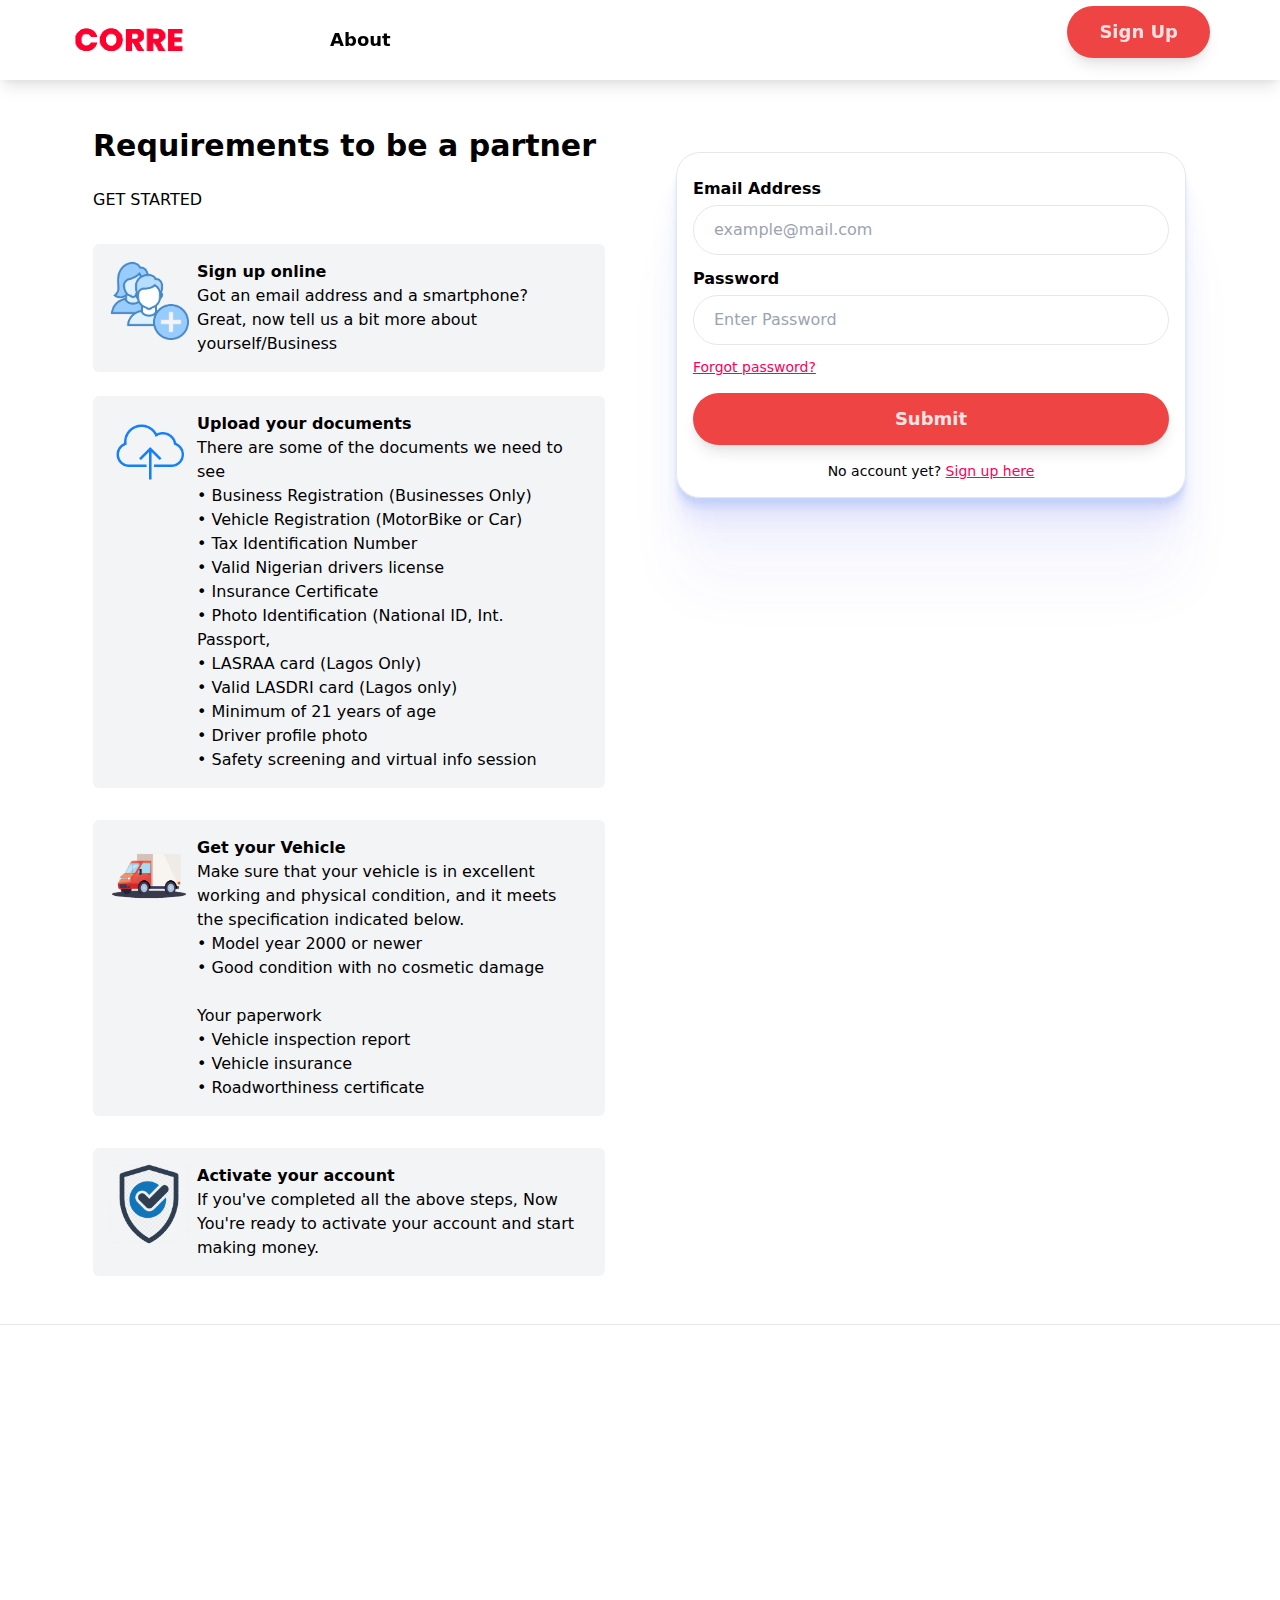
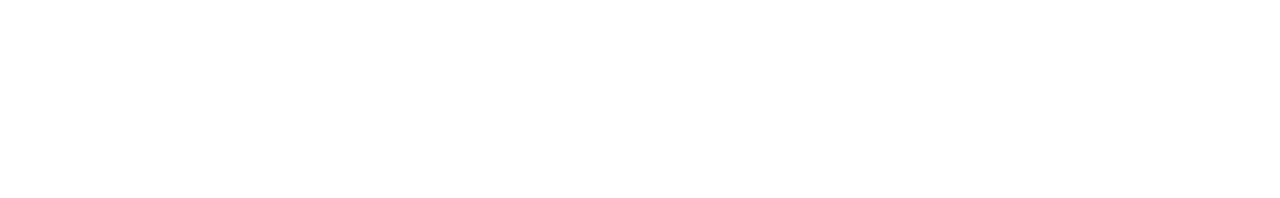
<file: signin.html>
<!DOCTYPE html>
<html>

<head>
  <meta charset="UTF-8" />
  <meta name="viewport" content="width=device-width, initial-scale=1.0" />
  <link href="./assets/css/tailwind.css" rel="stylesheet" />
  <link rel="stylesheet" href="./assets/css/styles.css" />
  <title>signin</title>
  <link rel="stylesheet" href="./assets/css/aos.css" />
  <!-- ... -->
</head>

<body>
  <div class="mx-auto">
    <header class="header z-50 fixed h-16 top-0 left-0 md:h-20 w-full bg-white shadow-lg">
      <div class="container relative z-30 flex h-full w-full items-center px-5 mx-auto" style="max-width: 1180px">
        <a href="/" class="h-full flex bg-white items-center">
          <img src="./assets/img/logo.png"
            class="justify-self-start transition duration-500 ease-in-out transform hover:scale-110" alt="corre" />
        </a>
        <div class="w-full hidden md:flex">
          <nav class="first-links w-56 flex justify-self-start justify-end">
            <a href="about.html" class="p-5 text-lg font-semibold hover:text-red-600">About</a>
          </nav>
          <div class="flex-1"></div>
          <nav class="right-links flex items-center h-full justify-self-end">

            <a href="partner.html"
              class="bg-red-500 shadow-lg btn-move-animate text-red-100 hover:bg-red-600 text-lg font-bold px-8 py-3 rounded-full">Sign
              Up</a>
          </nav>
        </div>
        <!-- mobile button goes here -->
        <div id="menuToggle" class="md:hidden w-full justify-self-end flex items-center">
          <div class="flex-1"></div>

          <input id="menu-toggle" type="checkbox" class="hidden" />
          <div id="menu" style="z-index: -20"
            class="mobile-menu absolute w-full left-0 top-14 bg-white overflow-hidden transition duration-700 ease-in-out transform md:hidden">
            <a href="about.html" class="block py-3 pl-8 border-b px-4 text-lg font-medium hover:bg-gray-200">About</a>
            <a href="contact.html" class="block py-3 pl-8 border-b px-4 text-lg font-medium hover:bg-gray-200">Contact
              Us</a>

            <a href="partner.html" class="block py-3 pl-8 border-b px-4 text-lg font-medium hover:bg-gray-200">Sign
              Up</a>
          </div>
          <!-- id="menuToggle" -->
          <label for="menu-toggle" class="flex flex-col content-between border-none">
            <span class="border w-7 my-1 border-black"></span>
            <span class="border w-7 my-1 border-black"></span>
            <span class="border w-7 my-1 border-black"></span>
          </label>
        </div>
      </div>
      <!-- mobile menu -->
    </header>

    <section class="flex min-h-full border-b bg-white mt-16 pb-10 md:mt-20">
      <div class="container grid md:grid-cols-2 pt-6 gap-6 h-full w-full items-start px-5 mx-auto"
        style="max-width: 1180px">
        <div class="w-full">
          <div class="max-w-lg mx-auto md:mr-auto">
            <h2 class="text-3xl py-6 font-bold">
              Requirements to be a partner
            </h2>
            <p class="mb-6">GET STARTED</p>
            <div class="grid gap-4 xs:grid-cols-1 mt-2 sm:grid-cols-2 md:grid-cols-1">
              <div class="flex bg-gray-100 flex-col rounded-md md:flex-row p-4 mt-2">
                <img src="./assets/img/signup.png" alt="..." class="mx-auto h-20 w-20" />
                <div class="px-2 text-center md:text-left w-full">
                  <h3 class="font-bold">Sign up online</h3>
                  <p>Got an email address and a smartphone? Great, now tell us a bit more about yourself/Business</p>
                </div>
              </div>
              <div class="flex bg-gray-100 flex-col rounded-md md:flex-row p-4 my-2">
                <img src="./assets/img/upload.png" alt="..." class="mx-auto h-20 w-20" />
                <div class="px-2 text-center md:text-left w-full">
                  <h3 class="font-bold">Upload your documents</h3>
                  <p>There are some of the documents we need to see<br />

                    • Business Registration (Businesses Only)<br />
                    • Vehicle Registration (MotorBike or Car)<br />
                    • Tax Identification Number<br />
                    • Valid Nigerian drivers license<br />
                    • Insurance Certificate<br />
                    • Photo Identification (National ID, Int. Passport, <br />
                    • LASRAA card (Lagos Only)<br />
                    • Valid LASDRI card (Lagos only)<br />
                    • Minimum of 21 years of age<br />
                    • Driver profile photo<br />
                    • Safety screening and virtual info session
                  </p>
                </div>
              </div>
              <div class="flex bg-gray-100 flex-col rounded-md md:flex-row p-4 my-2">
                <img src="./assets/img/vehicle.png" alt="..." class="mx-auto h-20 w-20" />
                <div class="px-2 text-center md:text-left w-full">
                  <h3 class="font-bold">Get your Vehicle</h3>
                  <p>Make sure that your vehicle is in excellent working and physical condition, and it meets the
                    specification indicated below.<br />

                    • Model year 2000 or newer<br />
                    • Good condition with no cosmetic damage<br /><br />
                    Your paperwork<br />
                    • Vehicle inspection report<br />
                    • Vehicle insurance<br />
                    • Roadworthiness certificate
                  </p>
                </div>
              </div>
              <div class="flex bg-gray-100 flex-col rounded-md md:flex-row p-4 my-2">
                <img src="./assets/img/activate.png" alt="..." class="mx-auto h-20 w-20" />
                <div class="px-2 text-center md:text-left w-full">
                  <h3 class="font-bold">Activate your account</h3>
                  <p>If you've completed all the above steps, Now You're ready to activate your account and start making
                    money.</p>
                </div>
              </div>
            </div>
          </div>
        </div>
        <div class="w-full mt-6 md:p-6 rounded-md">
          <form class="p-4 mx-auto pt-6 max-w-xl rounded-3xl border shadow-home-list" action="">
            <div class="flex flex-col mb-2">
              <label for="email" class="font-semibold">Email Address</label>
              <input type="email" name="email" placeholder="example@mail.com"
                class="px-5 py-3 font-medium my-1 rounded-full border hover:border-corre focus:outline-none"
                id="email" />
            </div>
            <div class="flex flex-col mb-2">
              <label for="password" class="font-semibold">Password</label>
              <input type="password" name="password"
                class="px-5 py-3 font-medium my-1 rounded-full border hover:border-corre focus:outline-none"
                placeholder="Enter Password" id="password" />
            </div>
            <div class="flex text-sm">
              <a href="#" class="text-corre-dark underline hover:text-corre">Forgot password?</a>
              <span class="flex-1"></span>
            </div>
            <div class="flex flex-col my-4">
              <button type="submit"
                class="bg-red-500 shadow-lg btn-move-animate text-red-100 hover:bg-red-600 text-lg font-bold px-8 py-3 rounded-full">
                Submit
              </button>
            </div>
            <p class="text-sm text-center">
              No account yet?
              <a class="text-corre-dark underline hover:text-corre" href="signup.html">Sign up here</a>
            </p>
          </form>
        </div>
      </div>
    </section>
    <!-- Body -->
    <footer class="flex bg-white min-h-full mt-16 py-1">
      <div class="container flex flex-col md:flex-row h-full w-full px-5 mx-auto" data-aos="fade"
        data-aos-duration="3000" style="max-width: 1180px">
        <div class="w-full h-full">
          <div class="grid grid-col-footer gap-6 w-full border-b pb-8">
            <div class="w-full">
              <a href="/" class="flex mb-2 items-center">
                <img src="./assets/img/logo.png"
                  class="justify-self-start transition duration-500 ease-in-out transform hover:scale-110"
                  alt="corre" />
              </a>
              <p class="text-base text-gray-800 font-semibold mb-6">
                Earn more with your existing business by becoming a CORRE Drop
                Box Provider.
              </p>
              <div class="text-corre space-x-4">
                <a href="https://www.facebook.com" target="_blank" class="inline-block"><img
                    src="./assets/img/facebook.svg" width="20" alt="" /></a><a href="https://twitter.com"
                  target="_blank" class="inline-block"><img src="./assets/img/twitter.svg" width="20" alt="" /></a><a
                  href="https://www.instagram.com" target="_blank" class="inline-block"><img
                    src="./assets/img/instagram.svg" width="20" alt="" /></a><a href="https://www.linkedin.com"
                  target="_blank" class="social-icon inline-block"><img src="./assets/img/linkedin.svg" width="20"
                    alt="" /></a>
              </div>
            </div>
            <div class="w-full flex flex-col">
              <h4 class="font-bold mb-4">Pages</h4>
              <ul role="list" class="block">
                <li class="text-corre font-semibold pb-3">
                  <a href="index.html" aria-current="page" class="">Company </a>
                </li>
                <li class="text-gray-500 font-semibold pb-3">
                  <a href="about.html" class="">About Us</a>
                </li>
                <li class="text-gray-500 font-semibold pb-3">
                  <a href="career.html" class="">Career</a>
                </li>
                <li class="text-gray-500 font-semibold pb-3">
                  <a href="partner.html" class="">Partners ✨ </a>
                </li>
                <li class="text-gray-500 font-semibold pb-3">
                  <a href="privacy.html" class="">Privacy </a>
                </li>
              </ul>
            </div>
            <div class="w-full flex flex-col">
              <h4 class="font-bold mb-4">Support</h4>
              <ul role="list" class="block">
                <li class="text-gray-500 font-semibold pb-3">
                  <a href="contact.html" class="">Contact</a>
                </li>
                <li class="text-gray-500 font-semibold pb-3">
                  <a href="faq.html" class="">FAQS</a>
                </li>
                <li class="text-gray-500 font-semibold pb-3">
                  <a href="correforbusiness.html" class="">Business Sign Up</a>
                </li>
                <li class="text-gray-500 font-semibold pb-3">
                  <a href="#" class="">Media </a>
                </li>
                <li class="text-gray-500 font-semibold pb-3">
                  <a href="#" class="">Find a CORRE City </a>
                </li>
                <li class="text-gray-500 font-semibold pb-3">
                  <a href="terms.html" class="">Terms </a>
                </li>
              </ul>
            </div>
            <div class="w-full flex flex-col">
              <h4 class="font-bold mb-4">Download our App</h4>
              <p class="text-base text-gray-800 font-semibold mb-6">
                Our core service is developing technology that changes how
                people can ship their goods from point a to point b without
                leaving their home or business.
              </p>
              <div class="flex flex-wrap">
                <a href="#"
                  class="flex justify-center bg-red-500 btn-move-animate hover:shadow-cus mr-5 mb-5 text-red-100 hover:bg-red-600 text-lg font-bold px-3 py-3 rounded-full">
                  <img src="./assets/img/app-store-button.svg" alt="" class="w-9/12" />
                </a>
                <a href="#"
                  class="flex justify-center bg-red-500 btn-move-animate hover:shadow-cus mr-5 mb-5 text-red-100 hover:bg-red-600 text-lg font-bold px-3 py-3 rounded-full">
                  <img src="./assets/img/play-store-button.svg" alt="" class="w-9/12" />
                </a>
              </div>
            </div>
          </div>
          <div class="flex flex-col text-center justify-center p-8">
            <div>
              &copy; Copyright 2021
              <a href="/" class="text-corre underline">RYVATON LTD</a>
            </div>
            <div>Designed By Triumphant Communication Limited</div>
          </div>
        </div>
      </div>
    </footer>
  </div>
  <script src="./assets/js/aos.js"></script>
  <script src="./assets/js/script.js"></script>
</body>

</html>
</file>
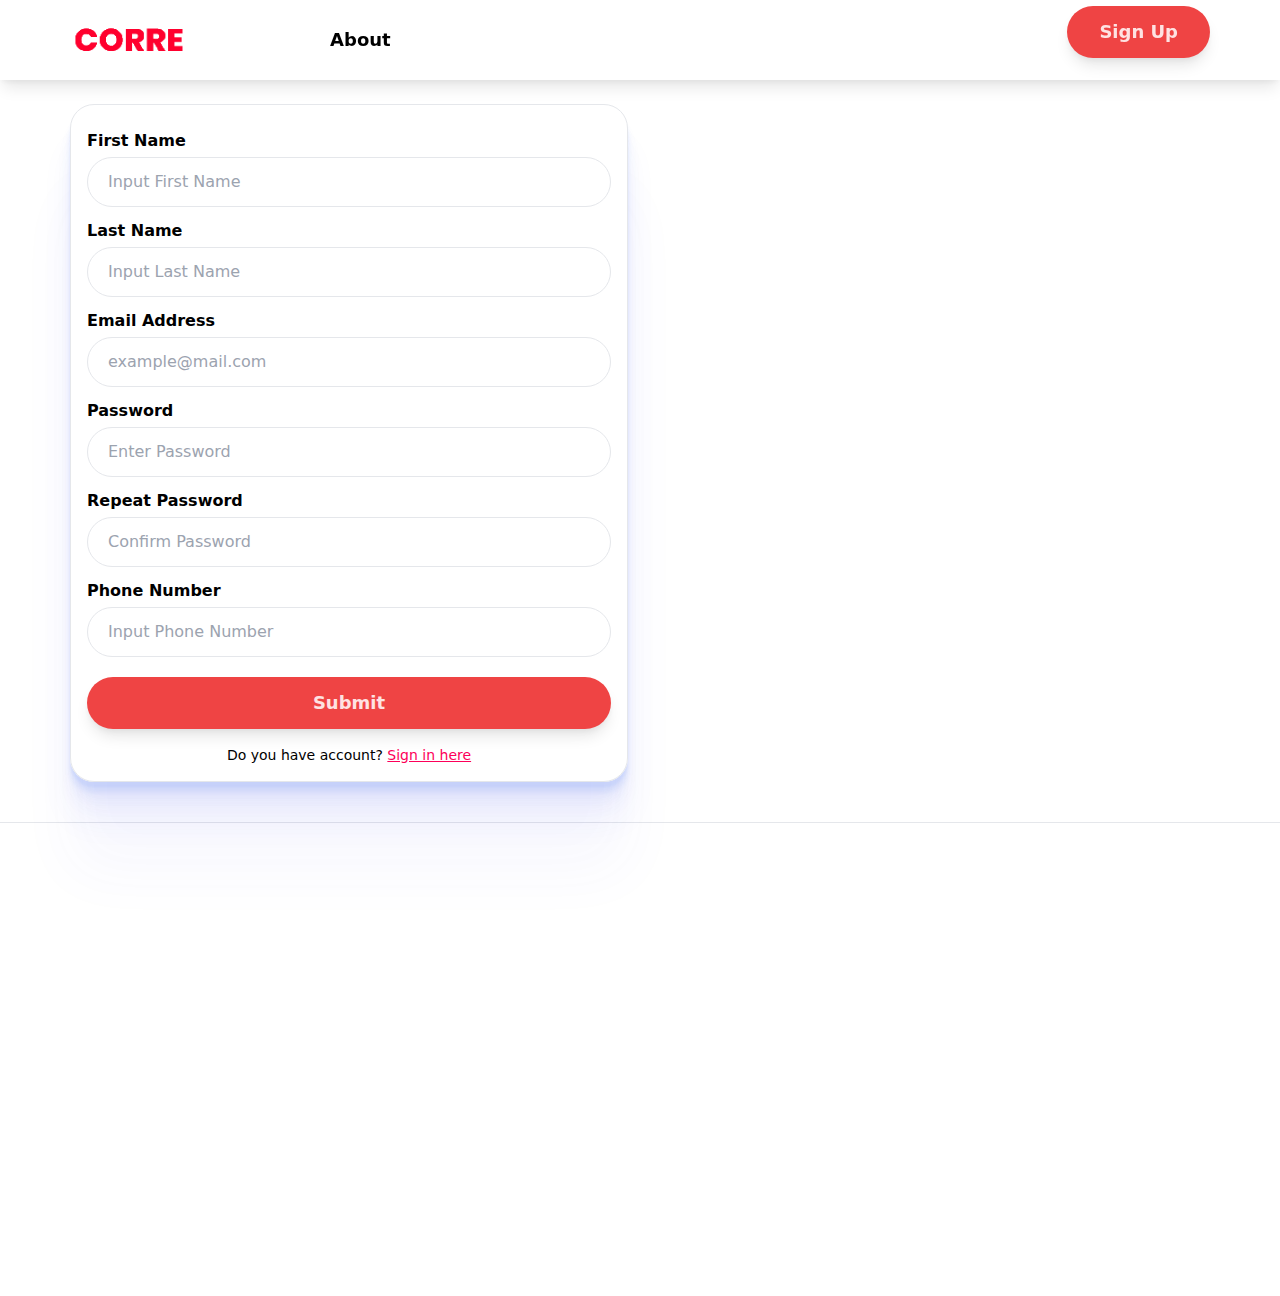
<file: signup.html>
<!DOCTYPE html>
<html>

<head>
  <meta charset="UTF-8" />
  <meta name="viewport" content="width=device-width, initial-scale=1.0" />
  <link href="./assets/css/tailwind.css" rel="stylesheet" />
  <link rel="stylesheet" href="./assets/css/styles.css" />
  <title>signup</title>
  <link rel="stylesheet" href="./assets/css/aos.css" />
  <!-- ... -->
</head>

<body>
  <div class="mx-auto">
    <header class="header z-50 fixed h-16 top-0 left-0 md:h-20 w-full bg-white shadow-lg">
      <div class="container relative z-30 flex h-full w-full items-center px-5 mx-auto" style="max-width: 1180px">
        <a href="/" class="h-full flex bg-white items-center">
          <img src="./assets/img/logo.png"
            class="justify-self-start transition duration-500 ease-in-out transform hover:scale-110" alt="corre" />
        </a>
        <div class="w-full hidden md:flex">
          <nav class="first-links w-56 flex justify-self-start justify-end">
            <a href="about.html" class="p-5 text-lg font-semibold hover:text-red-600">About</a>
          </nav>
          <div class="flex-1"></div>
          <nav class="right-links flex items-center h-full justify-self-end">

            <a href="partner.html"
              class="bg-red-500 shadow-lg btn-move-animate text-red-100 hover:bg-red-600 text-lg font-bold px-8 py-3 rounded-full">Sign
              Up</a>
          </nav>
        </div>
        <!-- mobile button goes here -->
        <div id="menuToggle" class="md:hidden w-full justify-self-end flex items-center">
          <div class="flex-1"></div>

          <input id="menu-toggle" type="checkbox" class="hidden" />
          <div id="menu" style="z-index: -20"
            class="mobile-menu absolute w-full left-0 top-14 bg-white overflow-hidden transition duration-700 ease-in-out transform md:hidden">
            <a href="about.html" class="block py-3 pl-8 border-b px-4 text-lg font-medium hover:bg-gray-200">About</a>
            <a href="contact.html" class="block py-3 pl-8 border-b px-4 text-lg font-medium hover:bg-gray-200">Contact
              Us</a>

            <a href="partner.html" class="block py-3 pl-8 border-b px-4 text-lg font-medium hover:bg-gray-200">Sign
              Up</a>
          </div>
          <!-- id="menuToggle" -->
          <label for="menu-toggle" class="flex flex-col content-between border-none">
            <span class="border w-7 my-1 border-black"></span>
            <span class="border w-7 my-1 border-black"></span>
            <span class="border w-7 my-1 border-black"></span>
          </label>
        </div>
      </div>
      <!-- mobile menu -->
    </header>

    <section class="flex min-h-full border-b bg-white mt-16 pb-10 md:mt-20">
      <div class="container grid md:grid-cols-2 pt-6 gap-6 h-full w-full items-start px-5 mx-auto"
        style="max-width: 1180px">
        <div class="w-full">
          <!--  <div class="max-w-lg mx-auto md:mr-auto">-->
          <!--    <h2 class="text-3xl py-6 font-bold">-->
          <!--      Requirements to be a partner-->
          <!--    </h2>-->
          <!--    <p class="mb-6">GET STARTED</p>-->
          <!--    <div class="grid gap-4 xs:grid-cols-1 mt-2 sm:grid-cols-2 md:grid-cols-1">-->
          <!--      <div class="flex bg-gray-100 flex-col rounded-md md:flex-row p-4 mt-2">-->
          <!--        <img src="./assets/img/signup.png" alt="..." class="mx-auto h-20 w-20" />-->
          <!--        <div class="px-2 text-center md:text-left w-full">-->
          <!--          <h3 class="font-bold">Sign up online</h3>-->
          <!--          <p>Got an email address and a smartphone? Great, now tell us a bit more about yourself/Business</p>-->
          <!--        </div>-->
          <!--      </div>-->
          <!--      <div class="flex bg-gray-100 flex-col rounded-md md:flex-row p-4 my-2">-->
          <!--        <img src="./assets/img/upload.png" alt="..." class="mx-auto h-20 w-20" />-->
          <!--        <div class="px-2 text-center md:text-left w-full">-->
          <!--          <h3 class="font-bold">Upload your documents</h3>-->
          <!--          <p>There are some of the documents we need to see<br />-->

          <!--            • Business Registration (Businesses Only)<br />-->
          <!--            • Vehicle Registration (MotorBike or Car)<br />-->
          <!--            • Tax Identification Number<br />-->
          <!--            • Valid Nigerian drivers license<br />-->
          <!--            • Insurance Certificate<br />-->
          <!--            • Photo Identification (National ID, Int. Passport, <br />-->
          <!--            • LASRAA card (Lagos Only)<br />-->
          <!--            • Valid LASDRI card (Lagos only)<br />-->
          <!--            • Minimum of 21 years of age<br />-->
          <!--            • Driver profile photo<br />-->
          <!--            • Safety screening and virtual info session-->
          <!--          </p>-->
          <!--        </div>-->
          <!--      </div>-->
          <!--      <div class="flex bg-gray-100 flex-col rounded-md md:flex-row p-4 my-2">-->
          <!--        <img src="./assets/img/vehicle.png" alt="..." class="mx-auto h-20 w-20" />-->
          <!--        <div class="px-2 text-center md:text-left w-full">-->
          <!--          <h3 class="font-bold">Get your Vehicle</h3>-->
          <!--          <p>Make sure that your vehicle is in excellent working and physical condition, and it meets the-->
          <!--            specification indicated below.<br />-->

          <!--            • Model year 2000 or newer<br />-->
          <!--            • Good condition with no cosmetic damage<br /><br />-->
          <!--            Your paperwork<br />-->
          <!--            • Vehicle inspection report<br />-->
          <!--            • Vehicle insurance<br />-->
          <!--            • Roadworthiness certificate-->
          <!--          </p>-->
          <!--        </div>-->
          <!--      </div>-->
          <!--      <div class="flex bg-gray-100 flex-col rounded-md md:flex-row p-4 my-2">-->
          <!--        <img src="./assets/img/activate.png" alt="..." class="mx-auto h-20 w-20" />-->
          <!--        <div class="px-2 text-center md:text-left w-full">-->
          <!--          <h3 class="font-bold">Activate your account</h3>-->
          <!--          <p>If you've completed all the above steps, Now You're ready to activate your account and start making-->
          <!--            money.</p>-->
          <!--        </div>-->
          <!--      </div>-->
          <!--    </div>-->
          <!--  </div>-->
          <!--</div>-->
          <!--<div class="w-full mt-6 md:mt-auto md:p-6 rounded-md">-->
          <!--  <div class="flex bg-gray-100 flex-col rounded-md md:flex-row p-4 mt-2">-->
          <!--    <img src="./assets/img/enroll.png" alt="..." class="mx-auto h-20 w-20" />-->
          <!--    <div class="px-2 text-center md:text-left w-full">-->
          <!--      <h3 class="font-bold">Enroll Now</h3>-->
          <!--      <p>The opportunity to earn more <br />by becoming a partner on our platform</p>-->
          <!--    </div>-->
          <!--  </div>-->
          <!--  <br /><br />-->
          <form class="p-4 mx-auto pt-6 max-w-xl rounded-3xl border shadow-home-list" action="">
            <div class="flex flex-col mb-2">
              <label for="firstname" class="font-semibold">First Name</label>
              <input type="text" name="firstname"
                class="px-5 py-3 font-medium my-1 rounded-full border hover:border-corre focus:outline-none"
                placeholder="Input First Name" id="firstname" />
            </div>
            <div class="flex flex-col mb-2">
              <label for="lastname" class="font-semibold">Last Name</label>
              <input type="text" name="lastname"
                class="px-5 py-3 font-medium my-1 rounded-full border hover:border-corre focus:outline-none"
                placeholder="Input Last Name" id="lastname" />
            </div>

            <div class="flex flex-col mb-2">
              <label for="email" class="font-semibold">Email Address</label>
              <input type="email" name="email" placeholder="example@mail.com"
                class="px-5 py-3 font-medium my-1 rounded-full border hover:border-corre focus:outline-none"
                id="email" />
            </div>
            <div class="flex flex-col mb-2">
              <label for="password" class="font-semibold">Password</label>
              <input type="password" name="password"
                class="px-5 py-3 font-medium my-1 rounded-full border hover:border-corre focus:outline-none"
                placeholder="Enter Password" id="password" />
            </div>
            <div class="flex flex-col mb-2">
              <label for="confirm-password" class="font-semibold">Repeat Password</label>
              <input type="password" name="confirmPassword"
                class="px-5 py-3 font-medium my-1 rounded-full border hover:border-corre focus:outline-none"
                placeholder="Confirm Password" id="confirm-password" />
            </div>

            <div class="flex flex-col mb-2">
              <label for="phoneno" class="font-semibold">Phone Number</label>
              <input type="text" name="phoneno"
                class="px-5 py-3 font-medium my-1 rounded-full border hover:border-corre focus:outline-none"
                placeholder="Input Phone Number" id="phoneno" />
            </div>

            <div class="flex flex-col my-4">
              <button type="submit"
                class="bg-red-500 shadow-lg btn-move-animate text-red-100 hover:bg-red-600 text-lg font-bold px-8 py-3 rounded-full">
                Submit
              </button>
            </div>
            <p class="text-sm text-center">
              Do you have account?
              <a class="text-corre-dark underline hover:text-corre" href="signin.html">Sign in here</a>
            </p>
          </form>
        </div>
      </div>
    </section>
    <!-- Body -->
    <footer class="flex bg-white min-h-full mt-16 py-1">
      <div class="container flex flex-col md:flex-row h-full w-full px-5 mx-auto" data-aos="fade"
        data-aos-duration="3000" style="max-width: 1180px">
        <div class="w-full h-full">
          <div class="grid grid-col-footer gap-6 w-full border-b pb-8">
            <div class="w-full">
              <a href="/" class="flex mb-2 items-center">
                <img src="./assets/img/logo.png"
                  class="justify-self-start transition duration-500 ease-in-out transform hover:scale-110"
                  alt="corre" />
              </a>
              <p class="text-base text-gray-800 font-semibold mb-6">
                Earn more with your existing business by becoming a CORRE Drop
                Box Provider.
              </p>
              <div class="text-corre space-x-4">
                <a href="https://www.facebook.com" target="_blank" class="inline-block"><img
                    src="./assets/img/facebook.svg" width="20" alt="" /></a><a href="https://twitter.com"
                  target="_blank" class="inline-block"><img src="./assets/img/twitter.svg" width="20" alt="" /></a><a
                  href="https://www.instagram.com" target="_blank" class="inline-block"><img
                    src="./assets/img/instagram.svg" width="20" alt="" /></a><a href="https://www.linkedin.com"
                  target="_blank" class="social-icon inline-block"><img src="./assets/img/linkedin.svg" width="20"
                    alt="" /></a>
              </div>
            </div>
            <div class="w-full flex flex-col">
              <h4 class="font-bold mb-4">Pages</h4>
              <ul role="list" class="block">
                <li class="text-corre font-semibold pb-3">
                  <a href="index.html" aria-current="page" class="">Company </a>
                </li>
                <li class="text-gray-500 font-semibold pb-3">
                  <a href="about.html" class="">About Us</a>
                </li>
                <li class="text-gray-500 font-semibold pb-3">
                  <a href="career.html" class="">Career</a>
                </li>
                <li class="text-gray-500 font-semibold pb-3">
                  <a href="partner.html" class="">Partners ✨ </a>
                </li>
                <li class="text-gray-500 font-semibold pb-3">
                  <a href="privacy.html" class="">Privacy </a>
                </li>
              </ul>
            </div>
            <div class="w-full flex flex-col">
              <h4 class="font-bold mb-4">Support</h4>
              <ul role="list" class="block">
                <li class="text-gray-500 font-semibold pb-3">
                  <a href="contact.html" class="">Contact</a>
                </li>
                <li class="text-gray-500 font-semibold pb-3">
                  <a href="faq.html" class="">FAQS</a>
                </li>
                <li class="text-gray-500 font-semibold pb-3">
                  <a href="correforbusiness.html" class="">Business Sign Up</a>
                </li>
                <li class="text-gray-500 font-semibold pb-3">
                  <a href="#" class="">Media </a>
                </li>
                <li class="text-gray-500 font-semibold pb-3">
                  <a href="#" class="">Find a CORRE City </a>
                </li>
                <li class="text-gray-500 font-semibold pb-3">
                  <a href="terms.html" class="">Terms </a>
                </li>
              </ul>
            </div>
            <div class="w-full flex flex-col">
              <h4 class="font-bold mb-4">Download our App</h4>
              <p class="text-base text-gray-800 font-semibold mb-6">
                Our core service is developing technology that changes how
                people can ship their goods from point a to point b without
                leaving their home or business.
              </p>
              <div class="flex flex-wrap">
                <a href="#"
                  class="flex justify-center bg-red-500 btn-move-animate hover:shadow-cus mr-5 mb-5 text-red-100 hover:bg-red-600 text-lg font-bold px-3 py-3 rounded-full">
                  <img src="./assets/img/app-store-button.svg" alt="" class="w-9/12" />
                </a>
                <a href="#"
                  class="flex justify-center bg-red-500 btn-move-animate hover:shadow-cus mr-5 mb-5 text-red-100 hover:bg-red-600 text-lg font-bold px-3 py-3 rounded-full">
                  <img src="./assets/img/play-store-button.svg" alt="" class="w-9/12" />
                </a>
              </div>
            </div>
          </div>
          <div class="flex flex-col text-center justify-center p-8">
            <div>
              &copy; Copyright 2021
              <a href="/" class="text-corre underline">RYVATON LTD</a>
            </div>
            <div>Designed By Triumphant Communication Limited</div>
          </div>
        </div>
      </div>
    </footer>
  </div>
  <script src="./assets/js/aos.js"></script>
  <script src="./assets/js/script.js"></script>
</body>

</html>
</file>
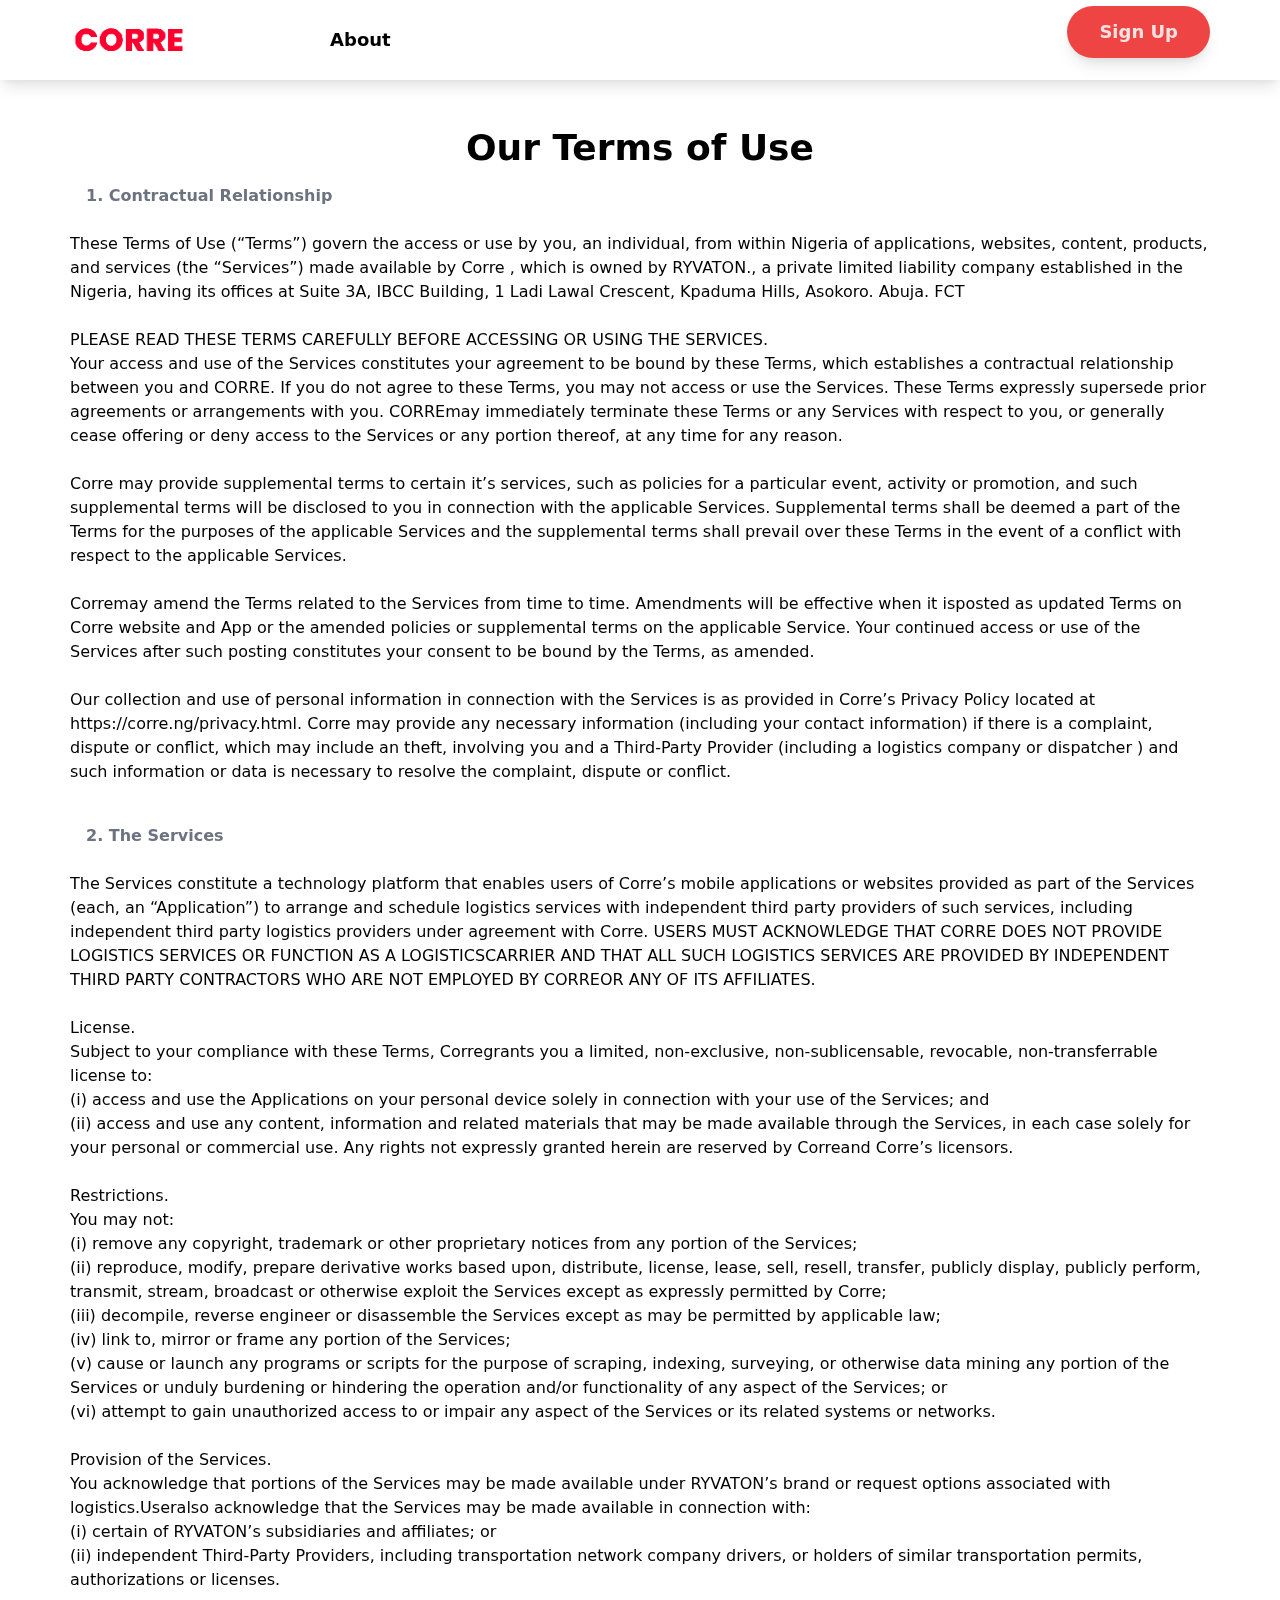
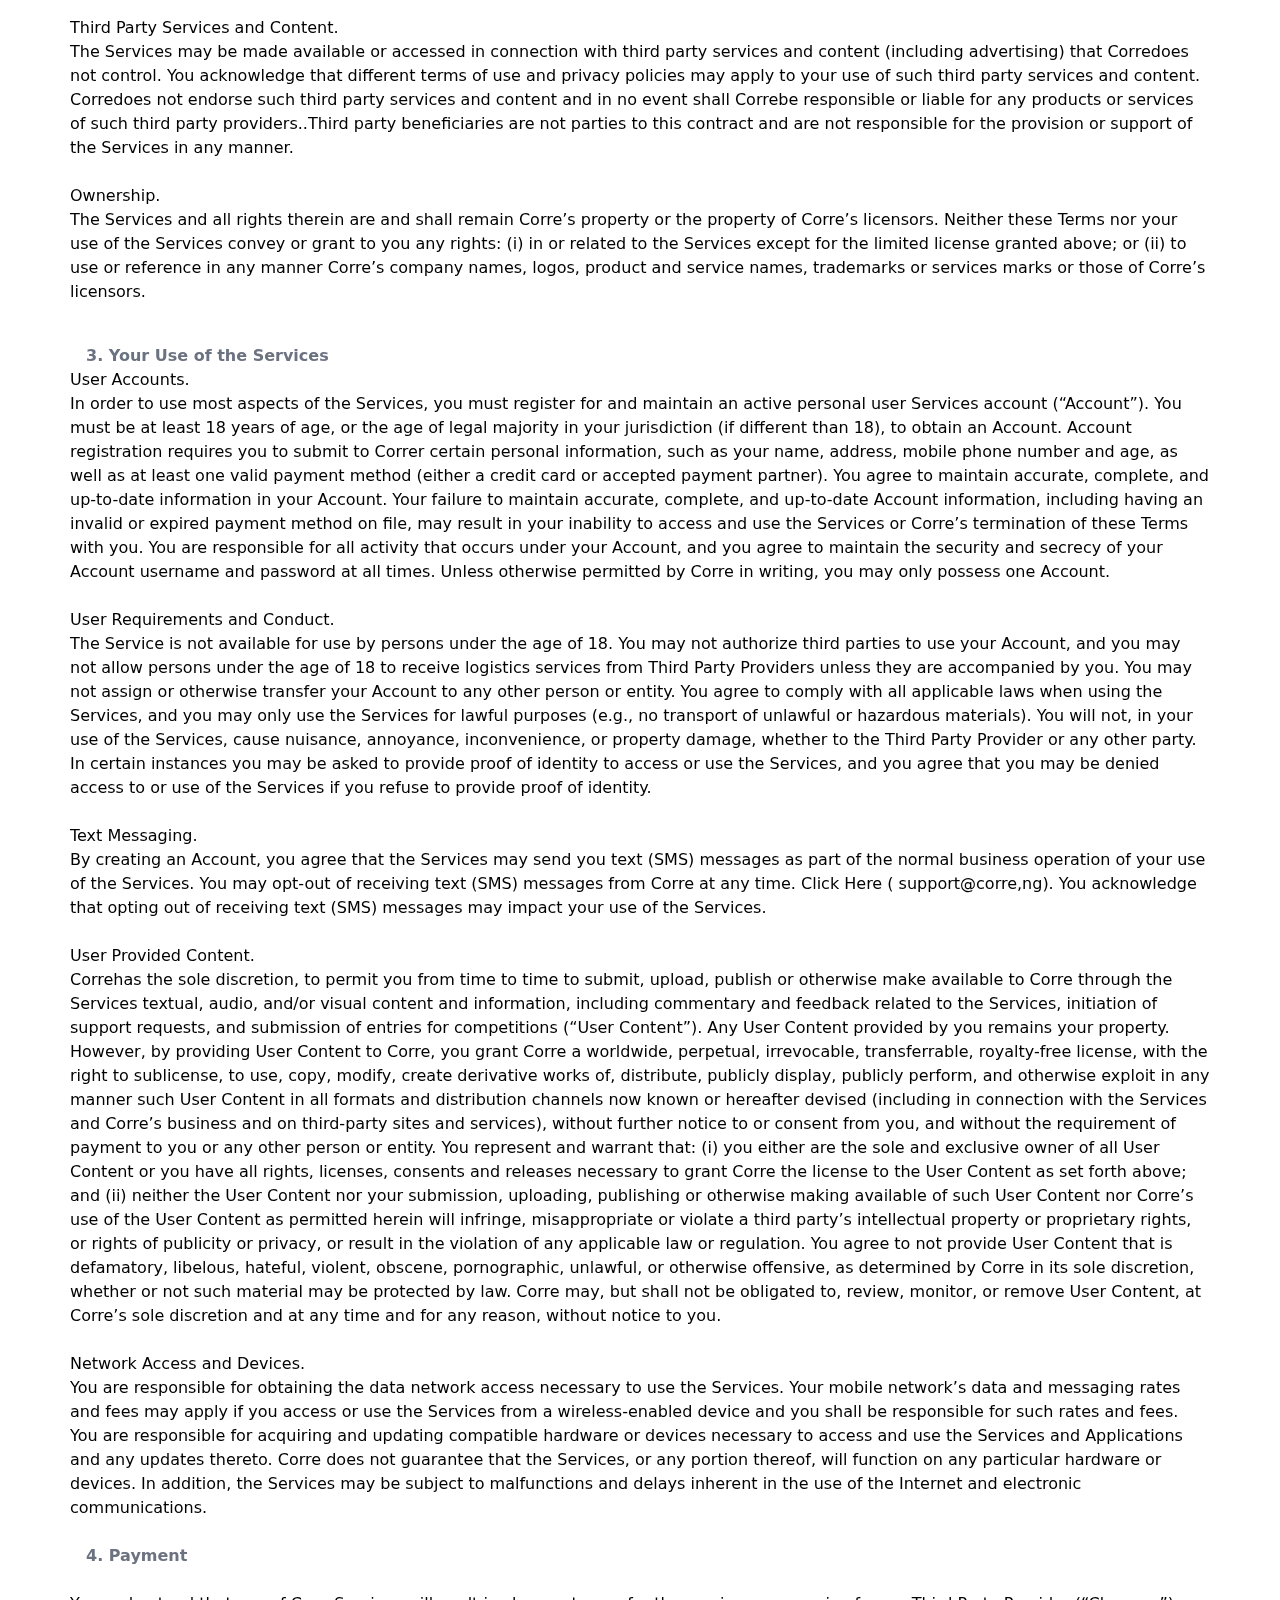
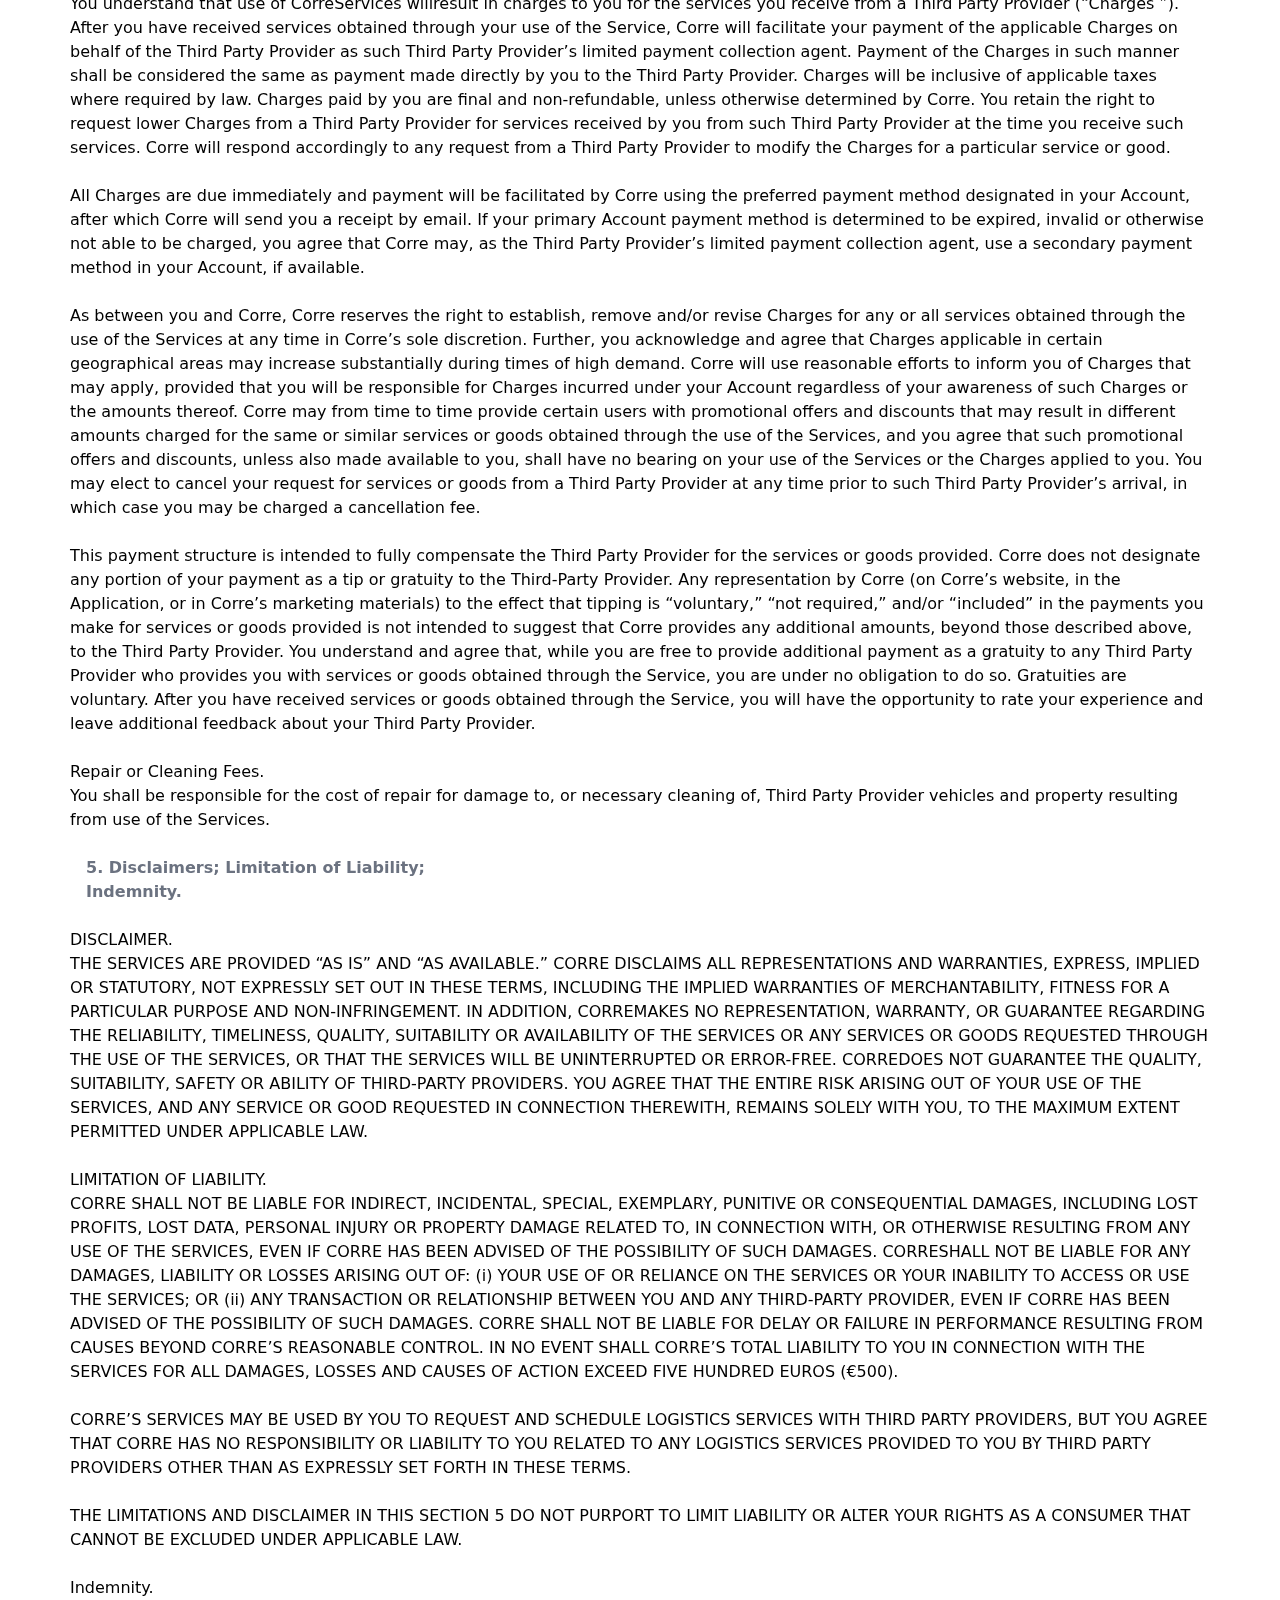
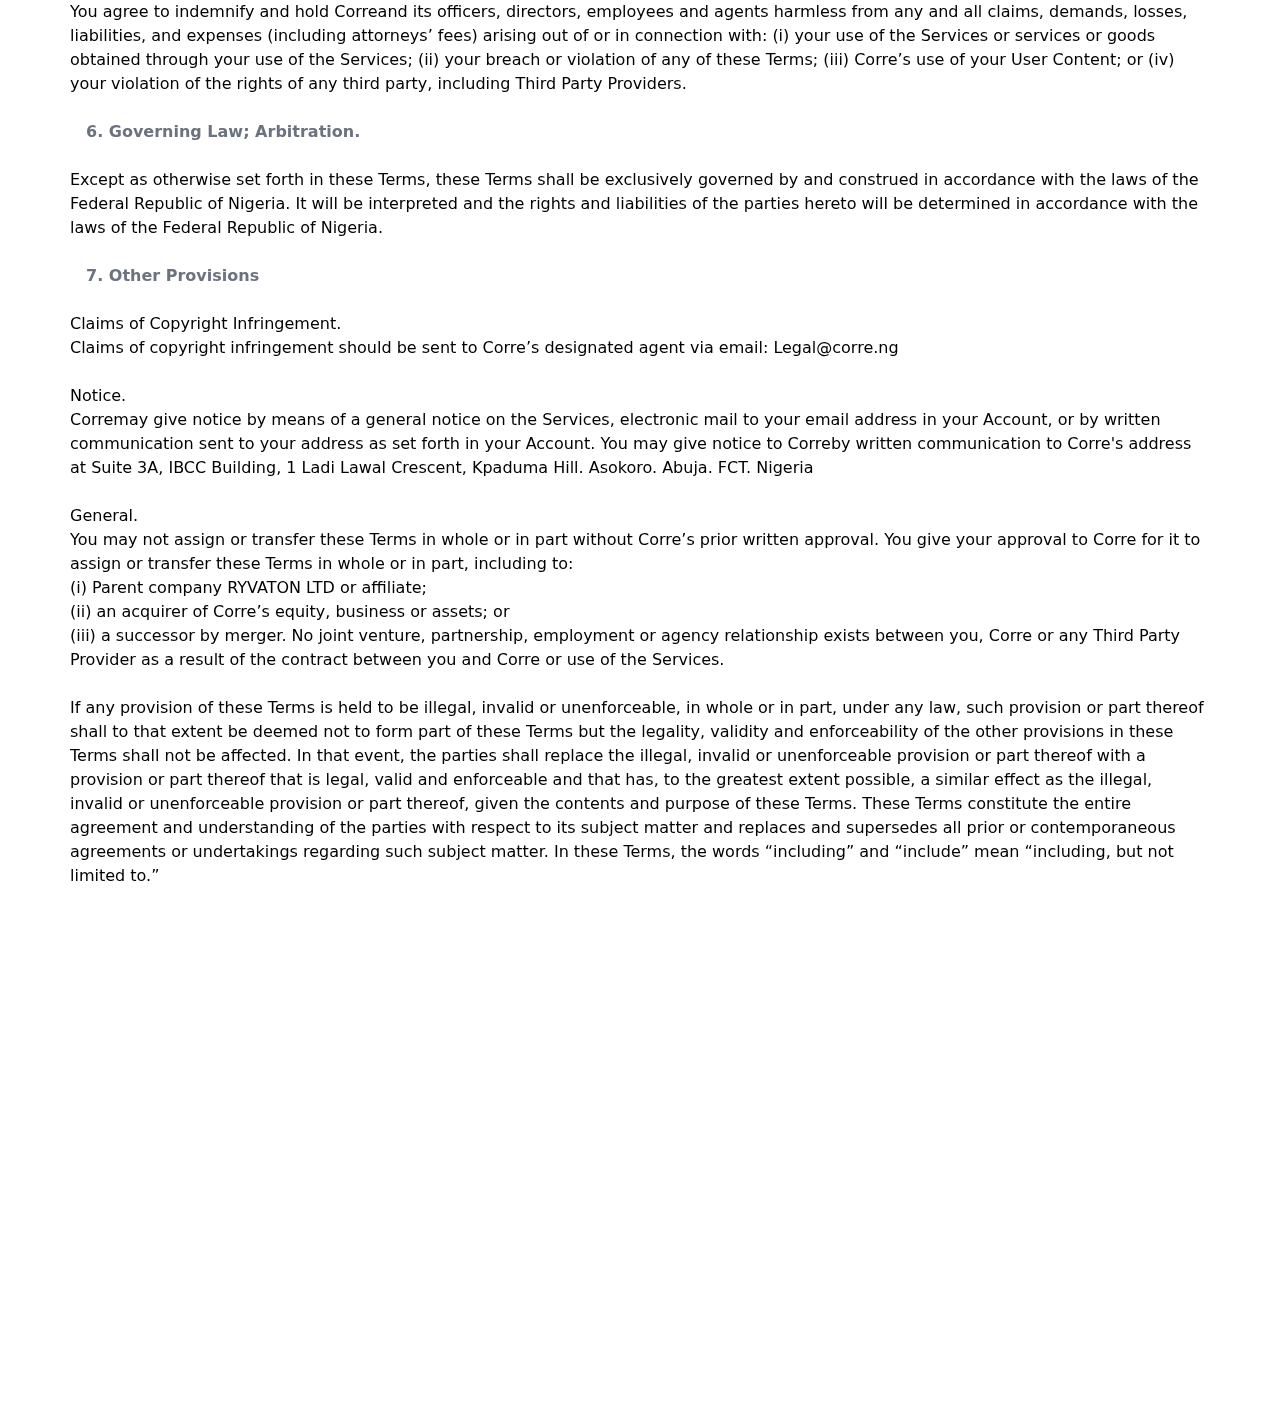
<file: terms.html>
<!DOCTYPE html>
<html>

<head>
    <meta charset="UTF-8" />
    <meta name="viewport" content="width=device-width, initial-scale=1.0" />
    <link href="./assets/css/tailwind.css" rel="stylesheet" />
    <link rel="stylesheet" href="./assets/css/styles.css" />
    <title>Terms of Use</title>
    <link rel="stylesheet" href="./assets/css/aos.css" />
</head>

<body>
    <div class="mx-auto">
        <header class="header z-50 fixed h-16 top-0 left-0 md:h-20 w-full bg-white shadow-lg">
            <div class="container relative z-30 flex h-full w-full items-center px-5 mx-auto" style="max-width: 1180px">
                <a href="/" class="h-full flex bg-white items-center">
                    <img src="./assets/img/logo.png"
                        class="justify-self-start transition duration-500 ease-in-out transform hover:scale-110"
                        alt="corre" />
                </a>
                <div class="w-full hidden md:flex">
                    <nav class="first-links w-56 flex justify-self-start justify-end">
                        <a href="about.html" class="p-5 text-lg font-semibold hover:text-red-600">About</a>
                    </nav>
                    <div class="flex-1"></div>
                    <nav class="right-links flex items-center h-full justify-self-end">

                        <a href="partner.html"
                            class="bg-red-500 shadow-lg btn-move-animate text-red-100 hover:bg-red-600 text-lg font-bold px-8 py-3 rounded-full">Sign
                            Up</a>
                    </nav>
                </div>
                <!-- mobile button goes here -->
                <div id="menuToggle" class="md:hidden w-full justify-self-end flex items-center">
                    <div class="flex-1"></div>

                    <input id="menu-toggle" type="checkbox" class="hidden" />
                    <div id="menu" style="z-index: -20"
                        class="mobile-menu absolute w-full left-0 top-14 bg-white overflow-hidden transition duration-700 ease-in-out transform md:hidden">
                        <a href="about.html"
                            class="block py-3 pl-8 border-b px-4 text-lg font-medium hover:bg-gray-200">About</a>
                        <a href="contact.html"
                            class="block py-3 pl-8 border-b px-4 text-lg font-medium hover:bg-gray-200">Contact
                            Us</a>

                        <a href="partner.html"
                            class="block py-3 pl-8 border-b px-4 text-lg font-medium hover:bg-gray-200">Sign
                            Up</a>
                    </div>
                    <!-- id="menuToggle" -->
                    <label for="menu-toggle" class="flex flex-col content-between border-none">
                        <span class="border w-7 my-1 border-black"></span>
                        <span class="border w-7 my-1 border-black"></span>
                        <span class="border w-7 my-1 border-black"></span>
                    </label>
                </div>
            </div>
            <!-- mobile menu -->
        </header>
        <section class="flex" data-aos="fade" data-aos-duration="3000">
            <div class="container flex flex-col mb-5 h-full w-full mb-16 items-center px-5 mx-auto mt-28"
                style="max-width: 1180px">
                <h1 class="my-4 text-2xl px-4 md:text-4xl font-bold">
                    Our Terms of Use
                </h1>
                <div>
                    <h2 class="text-gray-500 max-w-lg px-4 font-semibold"> 1. Contractual Relationship</h2><br>
                    <p>These Terms of Use (“Terms”) govern the access or use by you, an individual, from within Nigeria
                        of applications, websites, content, products, and services (the “Services”) made available by
                        Corre , which is owned by RYVATON., a private limited liability company established in the
                        Nigeria, having its offices at Suite 3A, IBCC Building, 1 Ladi Lawal Crescent, Kpaduma Hills,
                        Asokoro. Abuja. FCT</p><br>
                    PLEASE READ THESE TERMS CAREFULLY BEFORE ACCESSING OR USING THE SERVICES.
                    <p>Your access and use of the Services constitutes your agreement to be bound by these Terms, which
                        establishes a contractual relationship between you and CORRE. If you do not agree to these
                        Terms, you may not access or use the Services. These Terms expressly supersede prior agreements
                        or arrangements with you. CORREmay immediately terminate these Terms or any Services with
                        respect to you, or generally cease offering or deny access to the Services or any portion
                        thereof, at any time for any reason.
                    </p><br>
                    <p>Corre may provide supplemental terms to certain it’s services, such as policies for a particular
                        event, activity or promotion, and such supplemental terms will be disclosed to you in connection
                        with the applicable Services. Supplemental terms shall be deemed a part of the Terms for the
                        purposes of the applicable Services and the supplemental terms shall prevail over these Terms in
                        the event of a conflict with respect to the applicable Services.</p><br>
                    <p>Corremay amend the Terms related to the Services from time to time. Amendments will be effective
                        when it isposted as updated Terms on Corre website and App or the amended policies or
                        supplemental terms on the applicable Service. Your continued access or use of the Services after
                        such posting constitutes your consent to be bound by the Terms, as amended.</p><br>
                    <p>Our collection and use of personal information in connection with the Services is as provided in
                        Corre’s Privacy Policy located at https://corre.ng/privacy.html. Corre may provide any necessary
                        information (including your contact information) if there is a complaint, dispute or conflict,
                        which may include an theft, involving you and a Third-Party Provider (including a logistics
                        company or dispatcher ) and such information or data is necessary to resolve the complaint,
                        dispute or conflict.</p>

                    <h2 class="text-gray-500 max-w-lg px-4 font-semibold mt-10">2. The Services</h2><br>
                    <p>The Services constitute a technology platform that enables users of Corre’s mobile applications
                        or websites provided as part of the Services (each, an “Application”) to arrange and schedule
                        logistics services with independent third party providers of such services, including
                        independent third party logistics providers under agreement with Corre.
                        USERS MUST ACKNOWLEDGE THAT CORRE DOES NOT PROVIDE LOGISTICS SERVICES OR FUNCTION AS A
                        LOGISTICSCARRIER AND THAT ALL SUCH LOGISTICS SERVICES ARE PROVIDED BY INDEPENDENT THIRD PARTY
                        CONTRACTORS WHO ARE NOT EMPLOYED BY CORREOR ANY OF ITS AFFILIATES.<br><br>

                        License.<br>
                        Subject to your compliance with these Terms, Corregrants you a limited, non-exclusive,
                        non-sublicensable, revocable, non-transferrable license to: <br>(i) access and use the
                        Applications on your personal device solely in connection with your use of the Services; and
                        <br>(ii) access and use any content, information and related materials that may be made
                        available through the Services, in each case solely for your personal or commercial use. Any
                        rights not expressly granted herein are reserved by Correand Corre’s licensors.<br><br>
                        Restrictions.<br>
                        You may not: <br>(i) remove any copyright, trademark or other proprietary notices from any
                        portion of the Services; <br>(ii) reproduce, modify, prepare derivative works based upon,
                        distribute, license, lease, sell, resell, transfer, publicly display, publicly perform,
                        transmit, stream, broadcast or otherwise exploit the Services except as expressly permitted by
                        Corre; <br>(iii) decompile, reverse engineer or disassemble the Services except as may be
                        permitted by applicable law; <br>(iv) link to, mirror or frame any portion of the Services;
                        <br>(v) cause or launch any programs or scripts for the purpose of scraping, indexing,
                        surveying, or otherwise data mining any portion of the Services or unduly burdening or hindering
                        the operation and/or functionality of any aspect of the Services; or <br>(vi) attempt to gain
                        unauthorized access to or impair any aspect of the Services or its related systems or
                        networks.<br><br>
                        Provision of the Services.<br>
                        You acknowledge that portions of the Services may be made available under RYVATON’s brand or
                        request options associated with logistics.Useralso acknowledge that the Services may be made
                        available in connection with: <br>(i) certain of RYVATON’s subsidiaries and affiliates; or
                        <br>(ii) independent Third-Party Providers, including transportation network company drivers, or
                        holders of similar transportation permits, authorizations or licenses.<br><br>

                        Third Party Services and Content.<br>
                        The Services may be made available or accessed in connection with third party services and
                        content (including advertising) that Corredoes not control. You acknowledge that different terms
                        of use and privacy policies may apply to your use of such third party services and content.
                        Corredoes not endorse such third party services and content and in no event shall Correbe
                        responsible or liable for any products or services of such third party providers..Third party
                        beneficiaries are not parties to this contract and are not responsible for the provision or
                        support of the Services in any manner.<br><br>
                        Ownership.<br>
                        The Services and all rights therein are and shall remain Corre’s property or the property of
                        Corre’s licensors. Neither these Terms nor your use of the Services convey or grant to you any
                        rights: (i) in or related to the Services except for the limited license granted above; or (ii)
                        to use or reference in any manner Corre’s company names, logos, product and service names,
                        trademarks or services marks or those of Corre’s licensors.

                    </p>
                    <h2 class="text-gray-500 max-w-lg px-4 font-semibold mt-10">3. Your Use of the Services</h2>
                    <p>User Accounts.<br>
                        In order to use most aspects of the Services, you must register for and maintain an active
                        personal user Services account (“Account”). You must be at least 18 years of age, or the age of
                        legal majority in your jurisdiction (if different than 18), to obtain an Account. Account
                        registration requires you to submit to Correr certain personal information, such as your name,
                        address, mobile phone number and age, as well as at least one valid payment method (either a
                        credit card or accepted payment partner). You agree to maintain accurate, complete, and
                        up-to-date information in your Account. Your failure to maintain accurate, complete, and
                        up-to-date Account information, including having an invalid or expired payment method on file,
                        may result in your inability to access and use the Services or Corre’s termination of these
                        Terms with you. You are responsible for all activity that occurs under your Account, and you
                        agree to maintain the security and secrecy of your Account username and password at all times.
                        Unless otherwise permitted by Corre in writing, you may only possess one Account.<br><br>

                        User Requirements and Conduct.<br>
                        The Service is not available for use by persons under the age of 18. You may not authorize third
                        parties to use your Account, and you may not allow persons under the age of 18 to receive
                        logistics services from Third Party Providers unless they are accompanied by you. You may not
                        assign or otherwise transfer your Account to any other person or entity. You agree to comply
                        with all applicable laws when using the Services, and you may only use the Services for lawful
                        purposes (e.g., no transport of unlawful or hazardous materials). You will not, in your use of
                        the Services, cause nuisance, annoyance, inconvenience, or property damage, whether to the Third
                        Party Provider or any other party. In certain instances you may be asked to provide proof of
                        identity to access or use the Services, and you agree that you may be denied access to or use of
                        the Services if you refuse to provide proof of identity.<br><br>

                        Text Messaging.<br>
                        By creating an Account, you agree that the Services may send you text (SMS) messages as part of
                        the normal business operation of your use of the Services. You may opt-out of receiving text
                        (SMS) messages from Corre at any time. Click Here ( support@corre,ng). You acknowledge that
                        opting out of receiving text (SMS) messages may impact your use of the Services.<br><br>

                        User Provided Content.<br>
                        Correhas the sole discretion, to permit you from time to time to submit, upload, publish or
                        otherwise make available to Corre through the Services textual, audio, and/or visual content and
                        information, including commentary and feedback related to the Services, initiation of support
                        requests, and submission of entries for competitions (“User Content”). Any User Content provided
                        by you remains your property. However, by providing User Content to Corre, you grant Corre a
                        worldwide, perpetual, irrevocable, transferrable, royalty-free license, with the right to
                        sublicense, to use, copy, modify, create derivative works of, distribute, publicly display,
                        publicly perform, and otherwise exploit in any manner such User Content in all formats and
                        distribution channels now known or hereafter devised (including in connection with the Services
                        and Corre’s business and on third-party sites and services), without further notice to or
                        consent from you, and without the requirement of payment to you or any other person or entity.
                        You represent and warrant that: (i) you either are the sole and exclusive owner of all User
                        Content or you have all rights, licenses, consents and releases necessary to grant Corre the
                        license to the User Content as set forth above; and (ii) neither the User Content nor your
                        submission, uploading, publishing or otherwise making available of such User Content nor Corre’s
                        use of the User Content as permitted herein will infringe, misappropriate or violate a third
                        party’s intellectual property or proprietary rights, or rights of publicity or privacy, or
                        result in the violation of any applicable law or regulation.
                        You agree to not provide User Content that is defamatory, libelous, hateful, violent, obscene,
                        pornographic, unlawful, or otherwise offensive, as determined by Corre in its sole discretion,
                        whether or not such material may be protected by law. Corre may, but shall not be obligated to,
                        review, monitor, or remove User Content, at Corre’s sole discretion and at any time and for any
                        reason, without notice to you.<br><br>
                        Network Access and Devices.<br>
                        You are responsible for obtaining the data network access necessary to use the Services. Your
                        mobile network’s data and messaging rates and fees may apply if you access or use the Services
                        from a wireless-enabled device and you shall be responsible for such rates and fees. You are
                        responsible for acquiring and updating compatible hardware or devices necessary to access and
                        use the Services and Applications and any updates thereto. Corre does not guarantee that the
                        Services, or any portion thereof, will function on any particular hardware or devices. In
                        addition, the Services may be subject to malfunctions and delays inherent in the use of the
                        Internet and electronic communications.
                    </p><br>

                    <h2 class="text-gray-500 max-w-lg px-4 font-semibold">4. Payment</h2><br>
                    <p>You understand that use of CorreServices willresult in charges to you for the services you
                        receive from a Third Party Provider (“Charges ”). After you have received services obtained
                        through your use of the Service, Corre will facilitate your payment of the applicable Charges on
                        behalf of the Third Party Provider as such Third Party Provider’s limited payment collection
                        agent. Payment of the Charges in such manner shall be considered the same as payment made
                        directly by you to the Third Party Provider. Charges will be inclusive of applicable taxes where
                        required by law. Charges paid by you are final and non-refundable, unless otherwise determined
                        by Corre. You retain the right to request lower Charges from a Third Party Provider for services
                        received by you from such Third Party Provider at the time you receive such services. Corre will
                        respond accordingly to any request from a Third Party Provider to modify the Charges for a
                        particular service or good.<br><br>
                        All Charges are due immediately and payment will be facilitated by Corre using the preferred
                        payment method designated in your Account, after which Corre will send you a receipt by email.
                        If your primary Account payment method is determined to be expired, invalid or otherwise not
                        able to be charged, you agree that Corre may, as the Third Party Provider’s limited payment
                        collection agent, use a secondary payment method in your Account, if available.<br><br>
                        As between you and Corre, Corre reserves the right to establish, remove and/or revise Charges
                        for any or all services obtained through the use of the Services at any time in Corre’s sole
                        discretion. Further, you acknowledge and agree that Charges applicable in certain geographical
                        areas may increase substantially during times of high demand. Corre will use reasonable efforts
                        to inform you of Charges that may apply, provided that you will be responsible for Charges
                        incurred under your Account regardless of your awareness of such Charges or the amounts thereof.
                        Corre may from time to time provide certain users with promotional offers and discounts that may
                        result in different amounts charged for the same or similar services or goods obtained through
                        the use of the Services, and you agree that such promotional offers and discounts, unless also
                        made available to you, shall have no bearing on your use of the Services or the Charges applied
                        to you. You may elect to cancel your request for services or goods from a Third Party Provider
                        at any time prior to such Third Party Provider’s arrival, in which case you may be charged a
                        cancellation fee.<br><br>
                        This payment structure is intended to fully compensate the Third Party Provider for the services
                        or goods provided. Corre does not designate any portion of your payment as a tip or gratuity to
                        the Third-Party Provider. Any representation by Corre (on Corre’s website, in the Application,
                        or in Corre’s marketing materials) to the effect that tipping is “voluntary,” “not required,”
                        and/or “included” in the payments you make for services or goods provided is not intended to
                        suggest that Corre provides any additional amounts, beyond those described above, to the Third
                        Party Provider. You understand and agree that, while you are free to provide additional payment
                        as a gratuity to any Third Party Provider who provides you with services or goods obtained
                        through the Service, you are under no obligation to do so. Gratuities are voluntary. After you
                        have received services or goods obtained through the Service, you will have the opportunity to
                        rate your experience and leave additional feedback about your Third Party Provider.<br><br>
                        Repair or Cleaning Fees.<br>
                        You shall be responsible for the cost of repair for damage to, or necessary cleaning of, Third
                        Party Provider vehicles and property resulting from use of the Services.
                    </p><br>
                    <h2 class="text-gray-500 max-w-lg px-4 font-semibold">5. Disclaimers; Limitation of Liability;
                        <br>Indemnity.
                    </h2><br>
                    <p>DISCLAIMER.<br>
                        THE SERVICES ARE PROVIDED “AS IS” AND “AS AVAILABLE.” CORRE DISCLAIMS ALL REPRESENTATIONS AND
                        WARRANTIES, EXPRESS, IMPLIED OR STATUTORY, NOT EXPRESSLY SET OUT IN THESE TERMS, INCLUDING THE
                        IMPLIED WARRANTIES OF MERCHANTABILITY, FITNESS FOR A PARTICULAR PURPOSE AND NON-INFRINGEMENT. IN
                        ADDITION, CORREMAKES NO REPRESENTATION, WARRANTY, OR GUARANTEE REGARDING THE RELIABILITY,
                        TIMELINESS, QUALITY, SUITABILITY OR AVAILABILITY OF THE SERVICES OR ANY SERVICES OR GOODS
                        REQUESTED THROUGH THE USE OF THE SERVICES, OR THAT THE SERVICES WILL BE UNINTERRUPTED OR
                        ERROR-FREE. CORREDOES NOT GUARANTEE THE QUALITY, SUITABILITY, SAFETY OR ABILITY OF THIRD-PARTY
                        PROVIDERS. YOU AGREE THAT THE ENTIRE RISK ARISING OUT OF YOUR USE OF THE SERVICES, AND ANY
                        SERVICE OR GOOD REQUESTED IN CONNECTION THEREWITH, REMAINS SOLELY WITH YOU, TO THE MAXIMUM
                        EXTENT PERMITTED UNDER APPLICABLE LAW.<br><br>
                        LIMITATION OF LIABILITY.<br>
                        CORRE SHALL NOT BE LIABLE FOR INDIRECT, INCIDENTAL, SPECIAL, EXEMPLARY, PUNITIVE OR
                        CONSEQUENTIAL DAMAGES, INCLUDING LOST PROFITS, LOST DATA, PERSONAL INJURY OR PROPERTY DAMAGE
                        RELATED TO, IN CONNECTION WITH, OR OTHERWISE RESULTING FROM ANY USE OF THE SERVICES, EVEN IF
                        CORRE HAS BEEN ADVISED OF THE POSSIBILITY OF SUCH DAMAGES. CORRESHALL NOT BE LIABLE FOR ANY
                        DAMAGES, LIABILITY OR LOSSES ARISING OUT OF: (i) YOUR USE OF OR RELIANCE ON THE SERVICES OR YOUR
                        INABILITY TO ACCESS OR USE THE SERVICES; OR (ii) ANY TRANSACTION OR RELATIONSHIP BETWEEN YOU AND
                        ANY THIRD-PARTY PROVIDER, EVEN IF CORRE HAS BEEN ADVISED OF THE POSSIBILITY OF SUCH DAMAGES.
                        CORRE SHALL NOT BE LIABLE FOR DELAY OR FAILURE IN PERFORMANCE RESULTING FROM CAUSES BEYOND
                        CORRE’S REASONABLE CONTROL. IN NO EVENT SHALL CORRE’S TOTAL LIABILITY TO YOU IN CONNECTION WITH
                        THE SERVICES FOR ALL DAMAGES, LOSSES AND CAUSES OF ACTION EXCEED FIVE HUNDRED EUROS
                        (€500).<br><br>
                        CORRE’S SERVICES MAY BE USED BY YOU TO REQUEST AND SCHEDULE LOGISTICS SERVICES WITH THIRD PARTY
                        PROVIDERS, BUT YOU AGREE THAT CORRE HAS NO RESPONSIBILITY OR LIABILITY TO YOU RELATED TO ANY
                        LOGISTICS SERVICES PROVIDED TO YOU BY THIRD PARTY PROVIDERS OTHER THAN AS EXPRESSLY SET FORTH IN
                        THESE TERMS.<br><br>
                        THE LIMITATIONS AND DISCLAIMER IN THIS SECTION 5 DO NOT PURPORT TO LIMIT LIABILITY OR ALTER YOUR
                        RIGHTS AS A CONSUMER THAT CANNOT BE EXCLUDED UNDER APPLICABLE LAW.<br><br>
                        Indemnity.<br>
                        You agree to indemnify and hold Correand its officers, directors, employees and agents harmless
                        from any and all claims, demands, losses, liabilities, and expenses (including attorneys’ fees)
                        arising out of or in connection with: (i) your use of the Services or services or goods obtained
                        through your use of the Services; (ii) your breach or violation of any of these Terms; (iii)
                        Corre’s use of your User Content; or (iv) your violation of the rights of any third party,
                        including Third Party Providers.
                    </p><br>
                    <h2 class="text-gray-500 max-w-lg px-4 font-semibold">6. Governing Law; Arbitration.</h2><br>
                    <p>Except as otherwise set forth in these Terms, these Terms shall be exclusively governed by and
                        construed in accordance with the laws of the Federal Republic of Nigeria. It will be interpreted
                        and the rights and liabilities of the parties hereto will be determined in accordance with the
                        laws of the Federal Republic of Nigeria.
                    </p><br>
                    <h2 class="text-gray-500 max-w-lg px-4 font-semibold">7. Other Provisions</h2><br>
                    <p>Claims of Copyright Infringement.<br>
                        Claims of copyright infringement should be sent to Corre’s designated agent via email:
                        Legal@corre.ng<br><br>


                        Notice.<br>
                        Corremay give notice by means of a general notice on the Services, electronic mail to your email
                        address in your Account, or by written communication sent to your address as set forth in your
                        Account. You may give notice to Correby written communication to Corre's address at Suite 3A,
                        IBCC Building, 1 Ladi Lawal Crescent, Kpaduma Hill. Asokoro. Abuja. FCT. Nigeria<br><br>
                        General.<br>
                        You may not assign or transfer these Terms in whole or in part without Corre’s prior written
                        approval. You give your approval to Corre for it to assign or transfer these Terms in whole or
                        in part, including to: <br>(i) Parent company RYVATON LTD or affiliate; <br>(ii) an acquirer of
                        Corre’s equity, business or assets; or <br>(iii) a successor by merger. No joint venture,
                        partnership, employment or agency relationship exists between you, Corre or any Third Party
                        Provider as a result of the contract between you and Corre or use of the Services.<br><br>
                        If any provision of these Terms is held to be illegal, invalid or unenforceable, in whole or in
                        part, under any law, such provision or part thereof shall to that extent be deemed not to form
                        part of these Terms but the legality, validity and enforceability of the other provisions in
                        these Terms shall not be affected. In that event, the parties shall replace the illegal, invalid
                        or unenforceable provision or part thereof with a provision or part thereof that is legal, valid
                        and enforceable and that has, to the greatest extent possible, a similar effect as the illegal,
                        invalid or unenforceable provision or part thereof, given the contents and purpose of these
                        Terms. These Terms constitute the entire agreement and understanding of the parties with respect
                        to its subject matter and replaces and supersedes all prior or contemporaneous agreements or
                        undertakings regarding such subject matter. In these Terms, the words “including” and “include”
                        mean “including, but not limited to.”

                    </p>
                </div>
            </div>
        </section>
        <footer class="flex bg-white min-h-full mt-16 py-1">
            <div class="container flex flex-col md:flex-row h-full w-full px-5 mx-auto" data-aos="fade"
                data-aos-duration="3000" style="max-width: 1180px">
                <div class="w-full h-full">
                    <div class="grid grid-col-footer gap-6 w-full border-b pb-8">
                        <div class="w-full">
                            <a href="/" class="flex mb-2 items-center">
                                <img src="./assets/img/logo.png"
                                    class="justify-self-start transition duration-500 ease-in-out transform hover:scale-110"
                                    alt="corre" />
                            </a>
                            <p class="text-base text-gray-800 font-semibold mb-6">
                                Earn more with your existing business by becoming a CORRE Drop
                                Box Provider.
                            </p>
                            <div class="text-corre space-x-4">
                                <a href="https://www.facebook.com" target="_blank" class="inline-block"><img
                                        src="./assets/img/facebook.svg" width="20" alt="" /></a><a
                                    href="https://twitter.com" target="_blank" class="inline-block"><img
                                        src="./assets/img/twitter.svg" width="20" alt="" /></a><a
                                    href="https://www.instagram.com" target="_blank" class="inline-block"><img
                                        src="./assets/img/instagram.svg" width="20" alt="" /></a><a
                                    href="https://www.linkedin.com" target="_blank"
                                    class="social-icon inline-block"><img src="./assets/img/linkedin.svg" width="20"
                                        alt="" /></a>
                            </div>
                        </div>
                        <div class="w-full flex flex-col">
                            <h4 class="font-bold mb-4">Pages</h4>
                            <ul role="list" class="block">
                                <li class="text-corre font-semibold pb-3">
                                    <a href="index.html" aria-current="page" class="">Company </a>
                                </li>
                                <li class="text-gray-500 font-semibold pb-3">
                                    <a href="about.html" class="">About Us</a>
                                </li>
                                <li class="text-gray-500 font-semibold pb-3">
                                    <a href="career.html" class="">Career</a>
                                </li>
                                <li class="text-gray-500 font-semibold pb-3">
                                    <a href="partner.html" class="">Partners ✨ </a>
                                </li>
                                <li class="text-gray-500 font-semibold pb-3">
                                    <a href="privacy.html" class="">Privacy </a>
                                </li>
                            </ul>
                        </div>
                        <div class="w-full flex flex-col">
                            <h4 class="font-bold mb-4">Support</h4>
                            <ul role="list" class="block">
                                <li class="text-gray-500 font-semibold pb-3">
                                    <a href="contact.html" class="">Contact</a>
                                </li>
                                <li class="text-gray-500 font-semibold pb-3">
                                    <a href="faq.html" class="">FAQS</a>
                                </li>
                                <li class="text-gray-500 font-semibold pb-3">
                                    <a href="correforbusiness.html" class="">Business Sign Up</a>
                                </li>
                                <li class="text-gray-500 font-semibold pb-3">
                                    <a href="#" class="">Media </a>
                                </li>
                                <li class="text-gray-500 font-semibold pb-3">
                                    <a href="#" class="">Find a CORRE City </a>
                                </li>
                                <li class="text-gray-500 font-semibold pb-3">
                                    <a href="terms.html" class="">Terms </a>
                                </li>
                            </ul>
                        </div>
                        <div class="w-full flex flex-col">
                            <h4 class="font-bold mb-4">Download our App</h4>
                            <p class="text-base text-gray-800 font-semibold mb-6">
                                Our core service is developing technology that changes how
                                people can ship their goods from point a to point b without
                                leaving their home or business.
                            </p>
                            <div class="flex flex-wrap">
                                <a href="#"
                                    class="flex justify-center bg-red-500 btn-move-animate hover:shadow-cus mr-5 mb-5 text-red-100 hover:bg-red-600 text-lg font-bold px-3 py-3 rounded-full">
                                    <img src="./assets/img/app-store-button.svg" alt="" class="w-9/12" />
                                </a>
                                <a href="#"
                                    class="flex justify-center bg-red-500 btn-move-animate hover:shadow-cus mr-5 mb-5 text-red-100 hover:bg-red-600 text-lg font-bold px-3 py-3 rounded-full">
                                    <img src="./assets/img/play-store-button.svg" alt="" class="w-9/12" />
                                </a>
                            </div>
                        </div>
                    </div>
                    <div class="flex flex-col text-center justify-center p-8">
                        <div>
                            &copy; Copyright 2021
                            <a href="/" class="text-corre underline">RYVATON LTD</a>
                        </div>
                        <div>Designed By Triumphant Communication Limited</div>
                    </div>
                </div>
            </div>
        </footer>
    </div>
    <script src="./assets/js/aos.js"></script>
    <script src="./assets/js/script.js"></script>
</body>

</html>
</file>
<file: assets/css/styles.css>
html {
  scroll-behavior: smooth;
}

/* #menuToggle {
  display: flex;
  flex-direction: column;
  position: relative;
  top: 25px;
  left: 25px;
  z-index: 1;
  -webkit-user-select: none;
  user-select: none;
} */

/* #menuToggle input {
  display: flex;
  width: 40px;
  height: 32px;
  position: absolute;
  cursor: pointer;
  opacity: 0;
  z-index: 2;
} */

#menuToggle span {
  display: flex;
  width: 29px;
  height: 2px;
  margin-bottom: 5px;
  position: relative;
  background: #ffffff;
  border-radius: 3px;
  z-index: 1;
  transform-origin: 5px 0px;
  transition: transform 0.5s cubic-bezier(0.77, 0.2, 0.05, 1),
    background 0.5s cubic-bezier(0.77, 0.2, 0.05, 1), opacity 0.55s ease;
}

#menuToggle span:first-child {
  transform-origin: 0% 0%;
}

#menu-toggle:checked ~ #menu {
  transform: none;
}

#menu {
  -webkit-font-smoothing: antialiased;
  transform-origin: 0% 0%;
  transform: translate(0, -150%);
  transition: transform 0.5s cubic-bezier(0.77, 0.2, 0.05, 1);
}

#menuToggle span:nth-last-child(2) {
  transform-origin: 0% 100%;
}

#menuToggle input:checked ~ label span:nth-last-child(3) {
  opacity: 1;
  transform: rotate(45deg) translate(5px, 1px);
  background: #36383f;
}
#menuToggle input:checked ~ label span:nth-last-child(2) {
  opacity: 0;
  transform: rotate(0deg) scale(0.2, 0.2);
}

#menuToggle input:checked ~ label span:nth-last-child(1) {
  transform: rotate(-45deg) translate(1px, 0px);
}

#menuToggle input:checked + #menu {
  display: block;
}

@media only screen and (min-width: 768px) {
  .img-top {
    width: 45rem;
    /* color: #f5a3bf;
    color: #F56F9E;
    color: #fd0059; */
  }

  .grid-col-cus1 {
    grid-template-columns: 2fr 3fr;
  }
  .grid-col-cus2 {
    grid-template-columns: 3fr 2fr;
  }

  .grid-col-about {
    grid-template-columns: 1fr 2fr;
  }
  .grid-col-footer {
    grid-template-columns: 1.75fr 1fr 1fr;
    grid-template-rows: auto;
  }
}

@media only screen and (min-width: 881px) {
  .grid-col-footer {
    grid-template-columns: 1.75fr 1fr 1fr 2.75fr;
    grid-template-rows: auto;
  }
}

/* Tab content - closed */
.tab-content {
  max-height: 0;
  -webkit-transition: max-height 0.6s;
  -o-transition: max-height 0.6s;
  transition: max-height 0.6s;
}
/* :checked - resize to full height */
.tab input:checked ~ .tab-content {
  max-height: 100vh;
}

/* Label formatting when open */
.tab input + label {
  /*@apply text-xl p-5 border-l-2 border-indigo-500 bg-gray-100 text-indigo*/
  font-size: 1.25rem; /*.text-xl*/
  padding: 1.25rem; /*.p-5*/
  font-weight: 500;
}
/* Icon */
.tab label::after {
  /* float: right;
  right: 0;
  top: 0;
  display: block;
  width: 1.5em;
  height: 1.5em;
  line-height: 1.5;
  font-size: 2rem;
  text-align: center; */
  /* display: flex;
  flex-direction: row;
  justify-content: space-between; */
  -webkit-transition: all 0.6s;
  -o-transition: all 0.6s;
  transition: all 0.6s;
}
/* Icon formatting - closed */
.tab input[type="checkbox"] + label::after {
  content: "+";
  font-size: 2rem;
  color: #f56f9e;
  font-weight: bold;
  /* display: grid;
  grid-template-columns: 5fr 0.1fr; */
}

.tab-label {
  display: grid;
  align-items: center;
  grid-template-columns: 5fr 0.1fr;
}

/* Icon formatting - open */
.tab input[type="checkbox"]:checked + label::after {
  transform: rotate(45deg);
}
.tab input[type="radio"]:checked + label::after {
  transform: rotateX(180deg);
}
</file>
